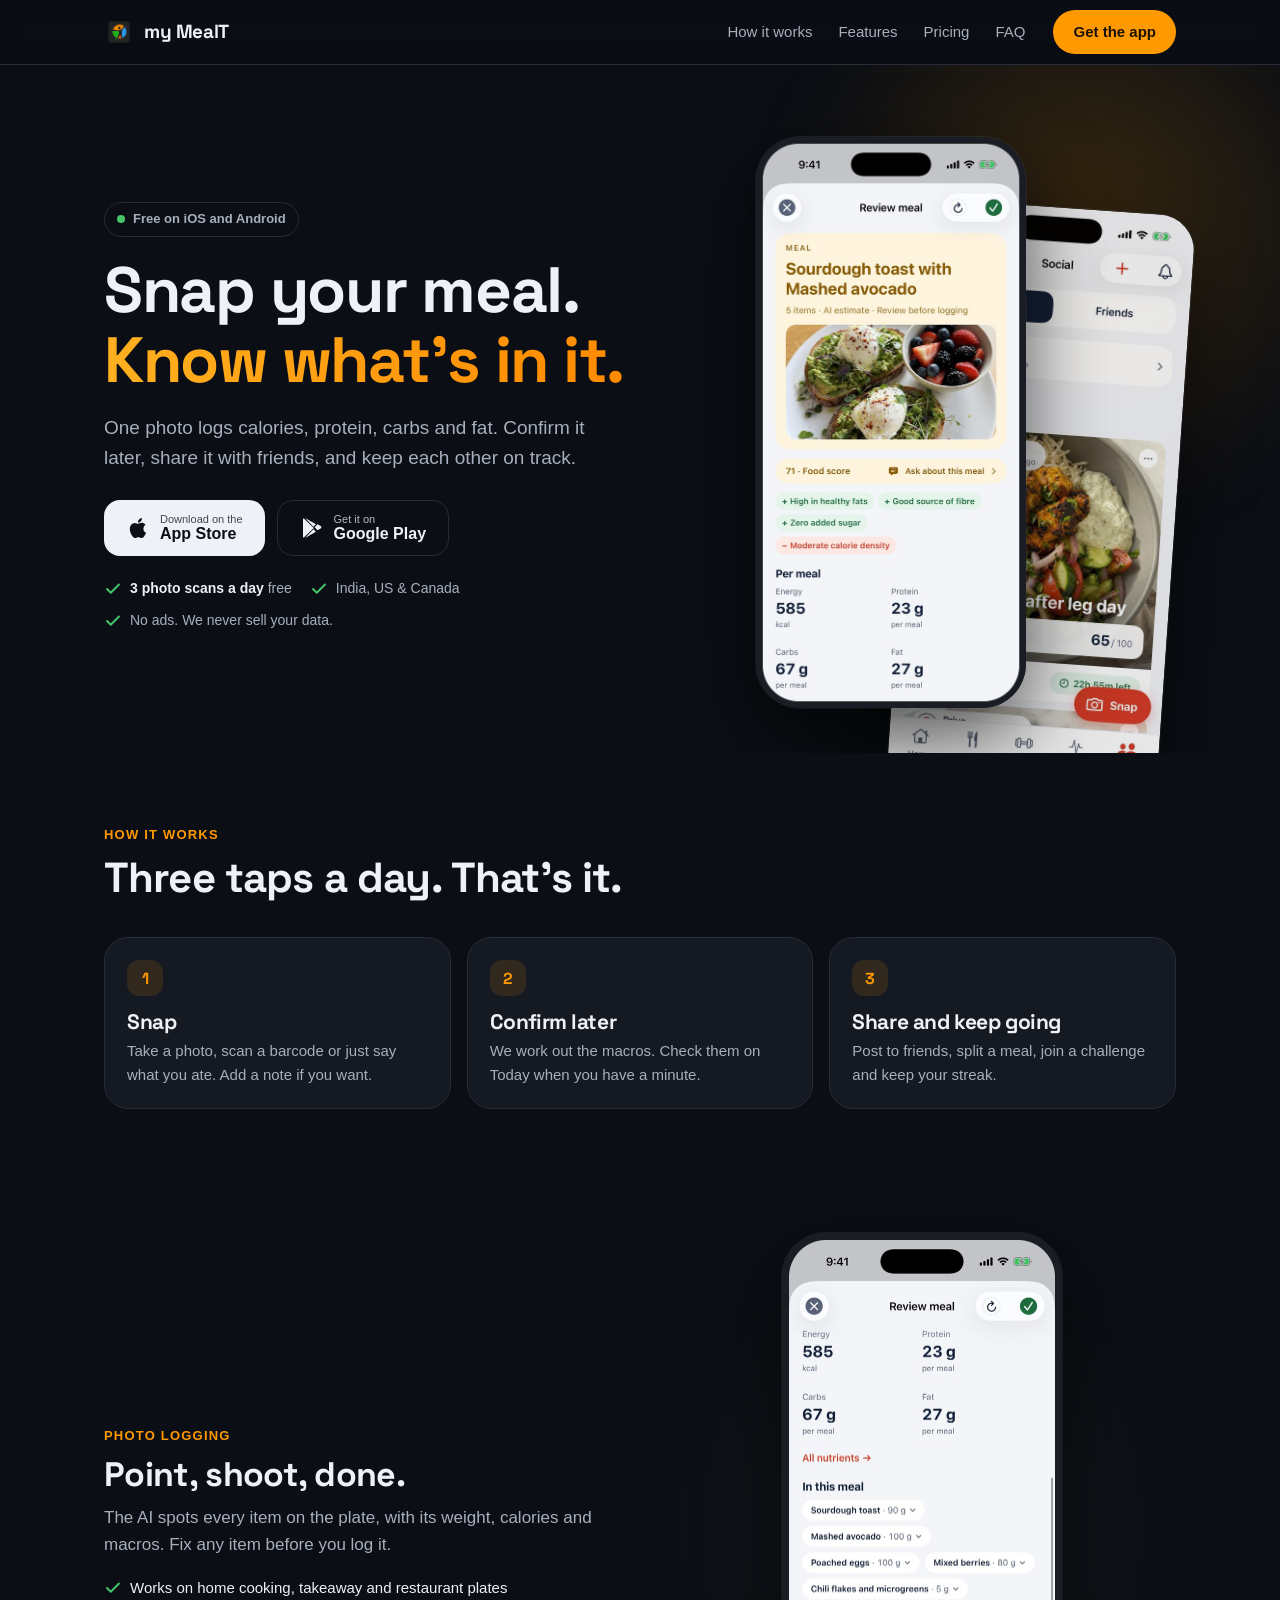
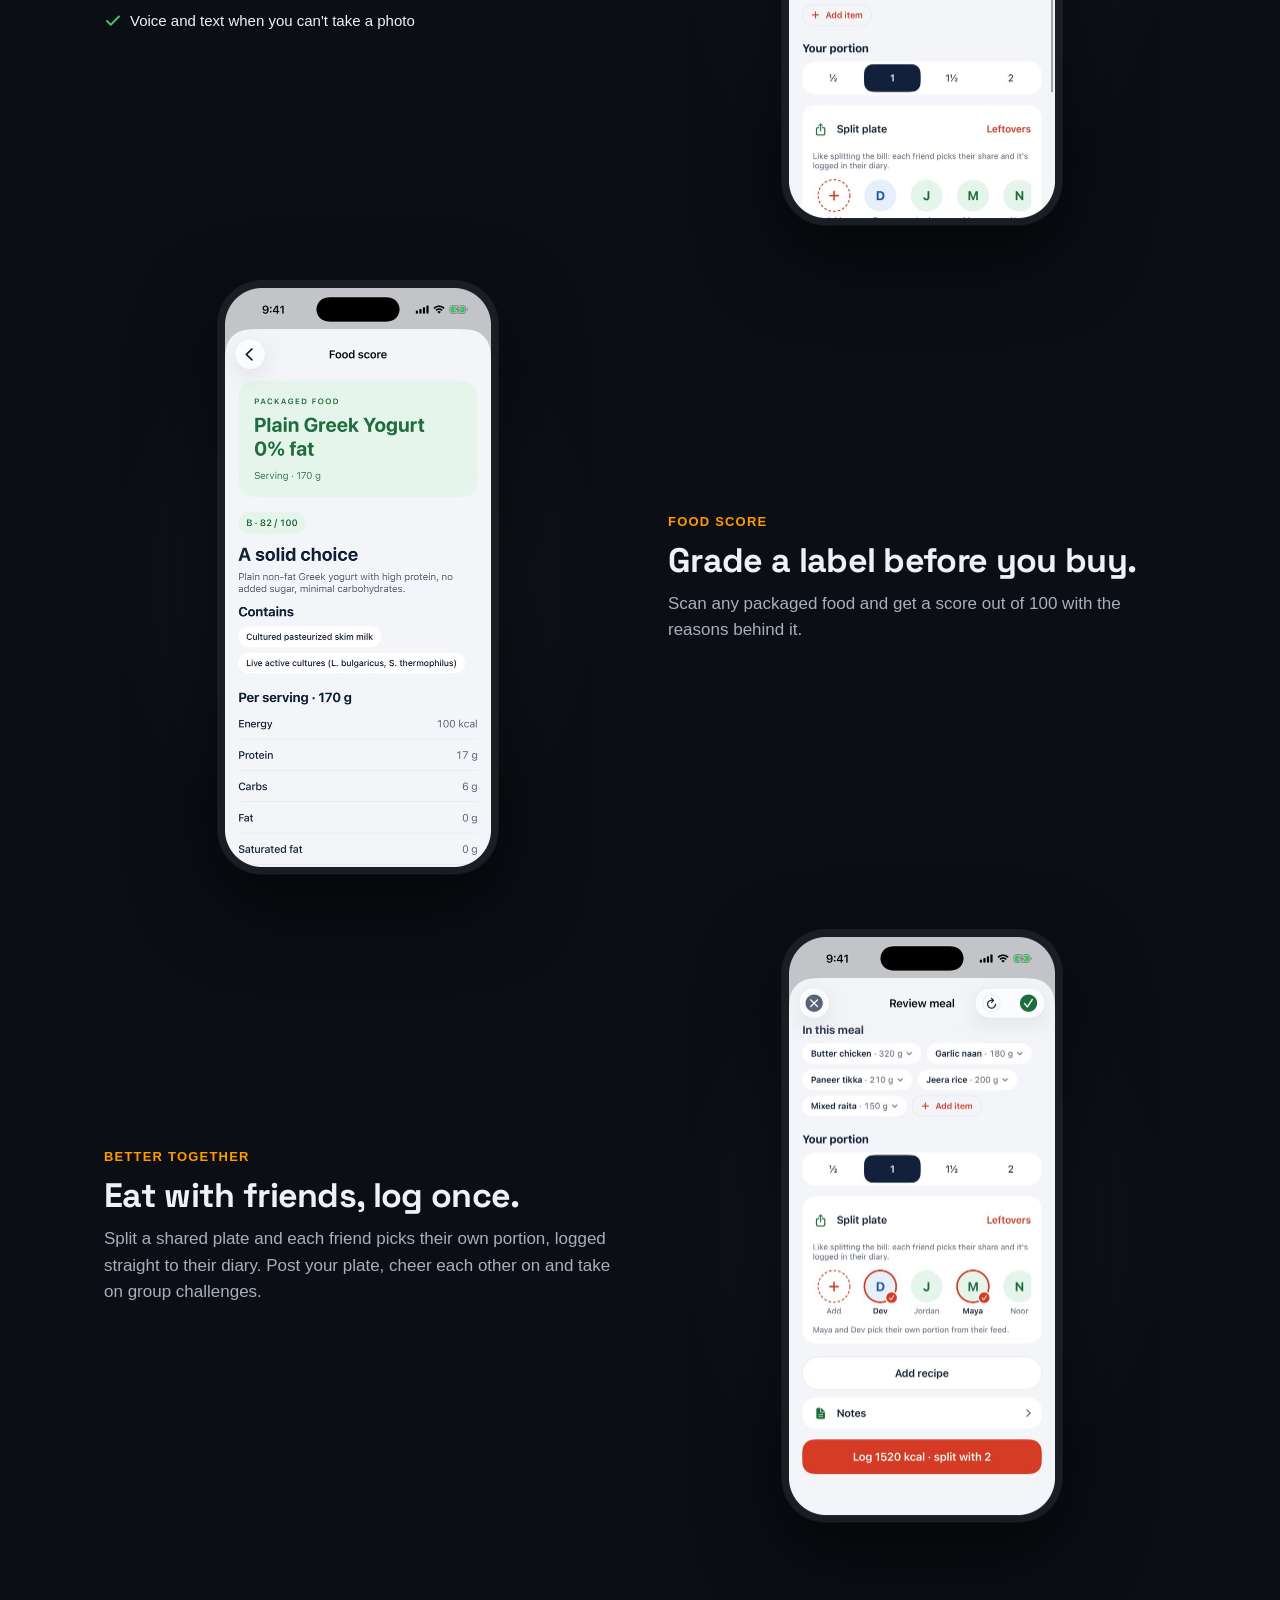
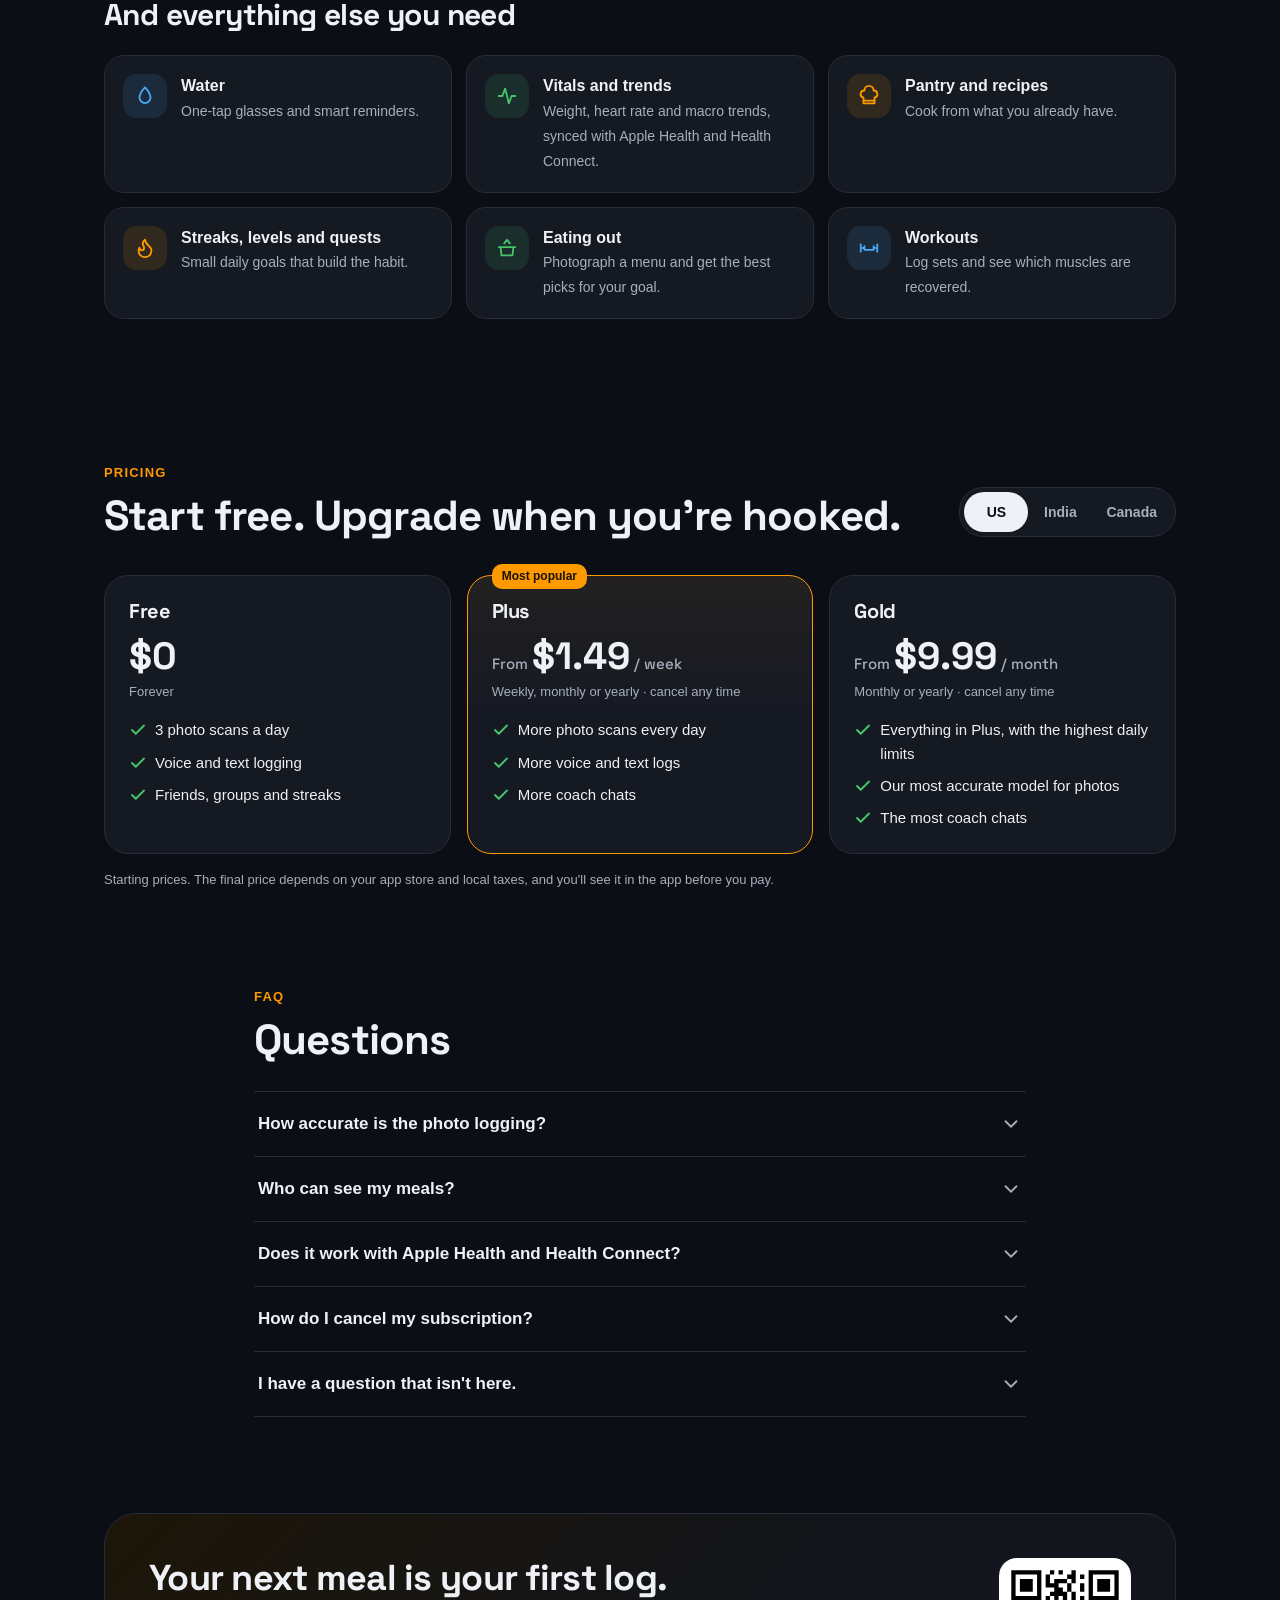
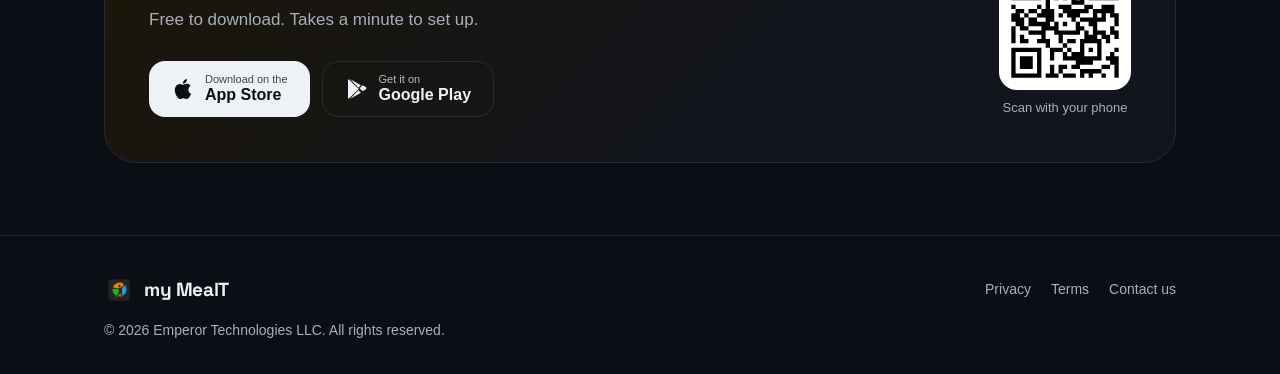
<file: index.html>
<!DOCTYPE html>
<html lang="en">
<head>
  <meta charset="UTF-8" />
  <meta name="viewport" content="width=device-width, initial-scale=1.0" />
  <title>my MealT — Snap your meal. Know what's in it.</title>
  <meta name="description" content="my MealT logs calories, protein, carbs and fat from one photo. Confirm it later, share it with friends and keep each other on track. Free on iOS and Android." />
  <link rel="canonical" href="https://mymealt.com/" />
  <!-- Open Graph / social sharing -->
  <meta property="og:type" content="website" />
  <meta property="og:site_name" content="my MealT" />
  <meta property="og:title" content="my MealT — Snap your meal. Know what's in it." />
  <meta property="og:description" content="One photo logs calories, protein, carbs and fat. Share it with friends and keep each other on track. Free on iOS and Android." />
  <meta property="og:url" content="https://mymealt.com/" />
  <meta property="og:image" content="https://mymealt.com/logo.png" />
  <meta name="twitter:card" content="summary" />
  <meta name="twitter:title" content="my MealT — Snap your meal. Know what's in it." />
  <meta name="twitter:description" content="One photo logs your macros. Free on iOS and Android." />
  <meta name="twitter:image" content="https://mymealt.com/logo.png" />
  <link rel="icon" href="logo.png" type="image/png" />
  <link rel="preconnect" href="https://fonts.googleapis.com" />
  <link rel="preconnect" href="https://fonts.gstatic.com" crossorigin />
  <link href="https://fonts.googleapis.com/css2?family=Space+Grotesk:wght@500;600;700&display=swap" rel="stylesheet" />
  <link rel="stylesheet" href="home.css" />

  <!-- Native iOS Smart App Banner (Safari renders this itself) -->
  <meta name="apple-itunes-app" content="app-id=6786082730" />

  <!-- Structured data: app listing for Google rich results -->
  <script type="application/ld+json">
  {
    "@context": "https://schema.org",
    "@type": "MobileApplication",
    "name": "my MealT",
    "operatingSystem": "iOS, Android",
    "applicationCategory": "HealthApplication",
    "description": "Snap a photo of your meal and log calories, protein, carbs and fat. Share meals, split them with friends and take on challenges together.",
    "offers": { "@type": "Offer", "price": "0", "priceCurrency": "USD" },
    "author": { "@type": "Organization", "name": "Emperor Technologies LLC", "url": "https://mymealt.com" },
    "downloadUrl": [
      "https://apps.apple.com/app/id6786082730",
      "https://play.google.com/store/apps/details?id=com.et.mymealt"
    ]
  }
  </script>
</head>
<body>

  <a class="skip" href="#main">Skip to content</a>

  <!-- Nav -->
  <nav class="nav" aria-label="Main">
    <div class="wrap nav-inner">
      <a href="index.html" class="logo"><img src="logo.png" alt="" width="30" height="30" />my MealT</a>
      <div class="nav-links" id="navLinks">
        <a href="#how">How it works</a>
        <a href="#features">Features</a>
        <a href="#pricing">Pricing</a>
        <a href="#faq">FAQ</a>
      </div>
      <a href="#get" class="cta nav-cta">Get the app</a>
      <button class="burger" type="button" aria-label="Open menu" aria-expanded="false" aria-controls="navLinks">
        <svg viewBox="0 0 24 24" fill="none" stroke="currentColor" stroke-width="2" stroke-linecap="round" aria-hidden="true"><path d="M4 7h16M4 12h16M4 17h16"/></svg>
      </button>
    </div>
  </nav>

  <main id="main">

  <!-- Hero -->
  <header class="hero">
    <div class="wrap hero-grid">
      <div class="hero-copy">
        <div class="eyebrow"><i aria-hidden="true"></i>Free on iOS and Android</div>
        <h1>Snap your meal.<br><span class="grad">Know what's in it.</span></h1>
        <p class="sub">One photo logs calories, protein, carbs and fat. Confirm it later, share it with friends, and keep each other on track.</p>
        <div class="stores">
          <a href="https://apps.apple.com/app/id6786082730" class="store store-ios" target="_blank" rel="noopener">
            <svg viewBox="0 0 24 24" fill="currentColor" aria-hidden="true"><path d="M18.71 19.5c-.83 1.24-1.71 2.45-3.05 2.47-1.34.03-1.77-.79-3.29-.79-1.53 0-2 .77-3.27.82-1.31.05-2.3-1.32-3.14-2.53C4.25 17 2.94 12.45 4.7 9.39c.87-1.52 2.43-2.48 4.12-2.51 1.28-.02 2.5.87 3.29.87.78 0 2.26-1.07 3.8-.91.65.03 2.47.26 3.64 1.98-.09.06-2.17 1.28-2.15 3.81.03 3.02 2.65 4.03 2.68 4.04-.03.07-.42 1.44-1.38 2.83M13 3.5c.73-.83 1.94-1.46 2.94-1.5.13 1.17-.34 2.35-1.04 3.19-.69.85-1.83 1.51-2.95 1.42-.15-1.15.41-2.35 1.05-3.11z"/></svg>
            <span><small>Download on the</small>App Store</span>
          </a>
          <a href="https://play.google.com/store/apps/details?id=com.et.mymealt" class="store store-play" target="_blank" rel="noopener">
            <svg viewBox="0 0 24 24" fill="currentColor" aria-hidden="true"><path d="M3.6 2.3 13.8 12 3.6 21.7c-.4-.2-.6-.6-.6-1.1V3.4c0-.5.2-.9.6-1.1Zm11.3 8.6 2.6-2.6 3.2 1.8c.9.5.9 1.8 0 2.3l-3.2 1.8-2.6-2.6-.6-.6.6-.1ZM5 2l10.9 6.3-2.4 2.4L5 2Zm8.5 11.3 2.4 2.4L5 22l8.5-8.7Z"/></svg>
            <span><small>Get it on</small>Google Play</span>
          </a>
        </div>
        <ul class="trust">
          <li><b>3 photo scans a day</b>&nbsp;free</li>
          <li>India, US &amp; Canada</li>
          <li>No ads. We never sell your data.</li>
        </ul>
      </div>
      <div class="phones" aria-hidden="true">
        <div class="ph ph-back"><img src="assets/s-feed.jpg?v=3.2.2" alt="" width="560" height="1218" /></div>
        <div class="ph ph-front"><img src="assets/s-scan.jpg?v=3.2.2" alt="" width="560" height="1185" /></div>
      </div>
    </div>
  </header>

  <!-- How it works -->
  <section id="how" class="section">
    <div class="wrap">
      <p class="kicker">How it works</p>
      <h2>Three taps a day. That's it.</h2>
      <ol class="steps">
        <li class="step"><span class="num">1</span><h3>Snap</h3><p>Take a photo, scan a barcode or just say what you ate. Add a note if you want.</p></li>
        <li class="step"><span class="num">2</span><h3>Confirm later</h3><p>We work out the macros. Check them on Today when you have a minute.</p></li>
        <li class="step"><span class="num">3</span><h3>Share and keep going</h3><p>Post to friends, split a meal, join a challenge and keep your streak.</p></li>
      </ol>
    </div>
  </section>

  <!-- Features -->
  <section id="features" class="section section-tight">
    <div class="wrap">
      <div class="row">
        <div class="txt">
          <p class="kicker">Photo logging</p>
          <h3>Point, shoot, done.</h3>
          <p>The AI spots every item on the plate, with its weight, calories and macros. Fix any item before you log it.</p>
          <ul class="ticks">
            <li>Works on home cooking, takeaway and restaurant plates</li>
            <li>Voice and text when you can't take a photo</li>
          </ul>
        </div>
        <div class="shot"><div class="ph"><img src="assets/s-items.jpg?v=3.2.2" alt="Each item on the plate with its weight, ready to edit" width="560" height="1185" loading="lazy" /></div></div>
      </div>
      <div class="row rev">
        <div class="txt">
          <p class="kicker">Food score</p>
          <h3>Grade a label before you buy.</h3>
          <p>Scan any packaged food and get a score out of 100 with the reasons behind it.</p>
        </div>
        <div class="shot"><div class="ph"><img src="assets/s-foodscore.jpg?v=3.2.2" alt="Food score for a Greek yogurt" width="560" height="1185" loading="lazy" /></div></div>
      </div>
      <div class="row">
        <div class="txt">
          <p class="kicker">Better together</p>
          <h3>Eat with friends, log once.</h3>
          <p>Split a shared plate and each friend picks their own portion, logged straight to their diary. Post your plate, cheer each other on and take on group challenges.</p>
        </div>
        <div class="shot"><div class="ph"><img src="assets/s-split.jpg?v=3.2.2" alt="Splitting a shared plate with two friends" width="560" height="1185" loading="lazy" /></div></div>
      </div>

      <h2 class="more-title">And everything else you need</h2>
      <ul class="more">
        <li><span class="ic ic-blue"><svg viewBox="0 0 24 24" aria-hidden="true"><path d="M12 2.7s6 6.3 6 11a6 6 0 0 1-12 0c0-4.7 6-11 6-11Z"/></svg></span><div><b>Water</b><span>One-tap glasses and smart reminders.</span></div></li>
        <li><span class="ic ic-green"><svg viewBox="0 0 24 24" aria-hidden="true"><path d="M3 12h4l3-8 4 16 3-8h4"/></svg></span><div><b>Vitals and trends</b><span>Weight, heart rate and macro trends, synced with Apple Health and Health Connect.</span></div></li>
        <li><span class="ic ic-orange"><svg viewBox="0 0 24 24" aria-hidden="true"><path d="M6 13.9A4 4 0 0 1 7 6a5 5 0 0 1 10 0 4 4 0 0 1 1 7.9V20H6Z"/><path d="M6 17h12"/></svg></span><div><b>Pantry and recipes</b><span>Cook from what you already have.</span></div></li>
        <li><span class="ic ic-orange"><svg viewBox="0 0 24 24" aria-hidden="true"><path d="M8.5 14.5A2.5 2.5 0 0 0 11 12c0-1.4-.5-2-1-3-1.1-2.1-.2-4 2-6 .5 2.5 2 4.9 4 6.5 2 1.6 3 3.5 3 5.5a7 7 0 1 1-14 0c0-1.2.4-2.3 1-3.3.4 1.4 1.5 2.8 2.5 2.8Z"/></svg></span><div><b>Streaks, levels and quests</b><span>Small daily goals that build the habit.</span></div></li>
        <li><span class="ic ic-green"><svg viewBox="0 0 24 24" aria-hidden="true"><path d="M3 11h18M5 11l1 9h12l1-9M9 7l3-4 3 4"/></svg></span><div><b>Eating out</b><span>Photograph a menu and get the best picks for your goal.</span></div></li>
        <li><span class="ic ic-blue"><svg viewBox="0 0 24 24" aria-hidden="true"><path d="M7 10v4h10v-4M3 8v8M21 8v8M5 12h2M17 12h2"/></svg></span><div><b>Workouts</b><span>Log sets and see which muscles are recovered.</span></div></li>
      </ul>
    </div>
  </section>

  <!-- Pricing -->
  <section id="pricing" class="section">
    <div class="wrap">
      <p class="kicker">Pricing</p>
      <div class="pricing-head">
        <h2>Start free. Upgrade when you're hooked.</h2>
        <div class="region" role="group" aria-label="Show prices for">
          <button type="button" data-region="US" aria-pressed="true">US</button>
          <button type="button" data-region="IN" aria-pressed="false">India</button>
          <button type="button" data-region="CA" aria-pressed="false">Canada</button>
        </div>
      </div>
      <div class="plans">
        <div class="plan">
          <h3>Free</h3>
          <p class="price" data-price="free">$0</p>
          <p class="note">Forever</p>
          <ul>
            <li>3 photo scans a day</li>
            <li>Voice and text logging</li>
            <li>Friends, groups and streaks</li>
          </ul>
        </div>
        <div class="plan pop">
          <span class="badge">Most popular</span>
          <h3>Plus</h3>
          <p class="price" data-price="plus-month"><small>From </small>$1.49<small> / week</small></p>
          <p class="note">Weekly, monthly or yearly · cancel any time</p>
          <ul>
            <li>More photo scans every day</li>
            <li>More voice and text logs</li>
            <li>More coach chats</li>
          </ul>
        </div>
        <div class="plan">
          <h3>Gold</h3>
          <p class="price" data-price="gold-month"><small>From </small>$9.99<small> / month</small></p>
          <p class="note">Monthly or yearly · cancel any time</p>
          <ul>
            <li>Everything in Plus, with the highest daily limits</li>
            <li>Our most accurate model for photos</li>
            <li>The most coach chats</li>
          </ul>
        </div>
      </div>
      <p class="fine">Starting prices. The final price depends on your app store and local taxes, and you'll see it in the app before you pay.</p>
    </div>
  </section>

  <!-- FAQ -->
  <section id="faq" class="section section-tight">
    <div class="wrap wrap-narrow">
      <p class="kicker">FAQ</p>
      <h2>Questions</h2>
      <div class="faq">
        <details>
          <summary>How accurate is the photo logging?</summary>
          <p>It's an AI estimate. You see every item it found and can adjust portions or fix an item before anything is logged.</p>
        </details>
        <details>
          <summary>Who can see my meals?</summary>
          <p>Only you, unless you choose to share a meal with friends or a group. Shared posts disappear after 24 hours.</p>
        </details>
        <details>
          <summary>Does it work with Apple Health and Health Connect?</summary>
          <p>Yes. With your permission my MealT reads weight, steps and activity so your trends and calorie balance stay accurate.</p>
        </details>
        <details>
          <summary>How do I cancel my subscription?</summary>
          <p>Cancel any time in your App Store or Google Play subscriptions. Need help? <a href="contact.html">Contact us</a>.</p>
        </details>
        <details>
          <summary>I have a question that isn't here.</summary>
          <p><a href="contact.html">Send us a message</a>. We read every one.</p>
        </details>
      </div>
    </div>
  </section>

  <!-- Final CTA -->
  <section id="get" class="section section-tight">
    <div class="wrap">
      <div class="final">
        <div>
          <h2>Your next meal is your first log.</h2>
          <p class="lead">Free to download. Takes a minute to set up.</p>
          <div class="stores">
            <a href="https://apps.apple.com/app/id6786082730" class="store store-ios" target="_blank" rel="noopener">
              <svg viewBox="0 0 24 24" fill="currentColor" aria-hidden="true"><path d="M18.71 19.5c-.83 1.24-1.71 2.45-3.05 2.47-1.34.03-1.77-.79-3.29-.79-1.53 0-2 .77-3.27.82-1.31.05-2.3-1.32-3.14-2.53C4.25 17 2.94 12.45 4.7 9.39c.87-1.52 2.43-2.48 4.12-2.51 1.28-.02 2.5.87 3.29.87.78 0 2.26-1.07 3.8-.91.65.03 2.47.26 3.64 1.98-.09.06-2.17 1.28-2.15 3.81.03 3.02 2.65 4.03 2.68 4.04-.03.07-.42 1.44-1.38 2.83M13 3.5c.73-.83 1.94-1.46 2.94-1.5.13 1.17-.34 2.35-1.04 3.19-.69.85-1.83 1.51-2.95 1.42-.15-1.15.41-2.35 1.05-3.11z"/></svg>
              <span><small>Download on the</small>App Store</span>
            </a>
            <a href="https://play.google.com/store/apps/details?id=com.et.mymealt" class="store store-play" target="_blank" rel="noopener">
              <svg viewBox="0 0 24 24" fill="currentColor" aria-hidden="true"><path d="M3.6 2.3 13.8 12 3.6 21.7c-.4-.2-.6-.6-.6-1.1V3.4c0-.5.2-.9.6-1.1Zm11.3 8.6 2.6-2.6 3.2 1.8c.9.5.9 1.8 0 2.3l-3.2 1.8-2.6-2.6-.6-.6.6-.1ZM5 2l10.9 6.3-2.4 2.4L5 2Zm8.5 11.3 2.4 2.4L5 22l8.5-8.7Z"/></svg>
              <span><small>Get it on</small>Google Play</span>
            </a>
          </div>
        </div>
        <div class="qrbox">
          <img src="assets/qr-get.svg" alt="QR code linking to the my MealT download page" width="132" height="132" />
          <p>Scan with your phone</p>
        </div>
      </div>
    </div>
  </section>

  </main>

  <footer class="footer">
    <div class="wrap footer-inner">
      <a href="index.html" class="logo"><img src="logo.png" alt="" width="30" height="30" />my MealT</a>
      <nav class="footer-links" aria-label="Footer">
        <a href="privacy.html">Privacy</a>
        <a href="terms.html">Terms</a>
        <a href="contact.html">Contact us</a>
      </nav>
      <p class="copy">© 2026 Emperor Technologies LLC. All rights reserved.</p>
    </div>
  </footer>

  <!-- Phones only: download bar pinned to the bottom -->
  <div class="sticky" id="stickyBar">
    <img src="logo.png" alt="" width="36" height="36" />
    <div><b>my MealT</b><span id="stickyStore">Free download</span></div>
    <a class="cta" id="stickyCta" href="#get">Get the app</a>
  </div>

  <script src="home.js"></script>
</body>
</html>
</file>
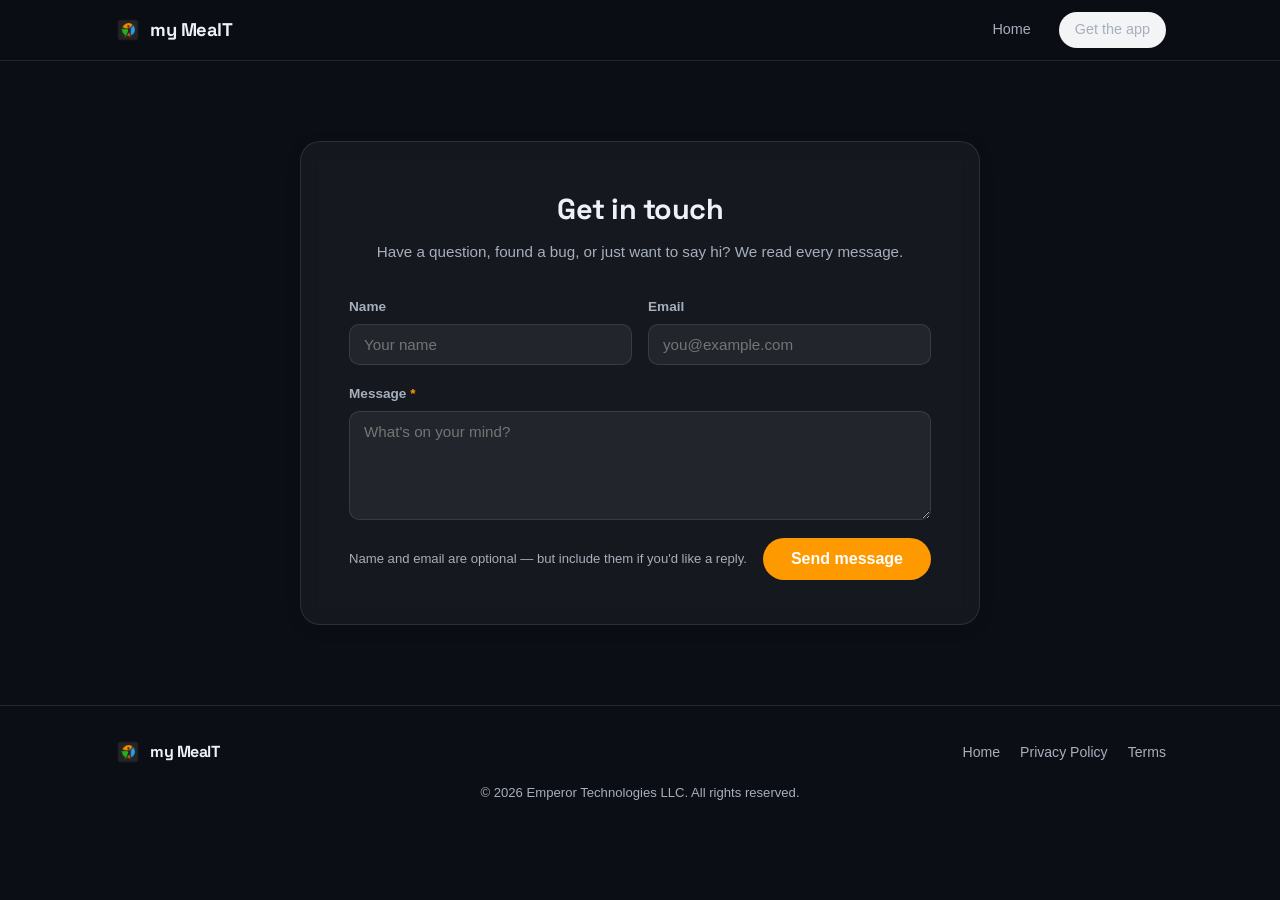
<file: contact.html>
<!DOCTYPE html>
<html lang="en">
<head>
  <meta charset="UTF-8" />
  <meta name="viewport" content="width=device-width, initial-scale=1.0" />
  <title>Contact — my MealT</title>
  <meta name="description" content="Questions, bugs or ideas? Send the my MealT team a message." />
  <link rel="canonical" href="https://mymealt.com/contact.html" />
  <link rel="icon" href="logo.png" type="image/png" />
  <link href="https://fonts.googleapis.com/css2?family=Space+Grotesk:wght@500;600;700&display=swap" rel="stylesheet" />
  <link rel="stylesheet" href="style.css" />
</head>
<body class="dark">
  <nav class="nav">
    <div class="nav-inner">
      <a href="index.html" class="logo">
        <img src="logo.png" alt="" class="logo-img" />
        <span class="logo-text">my MealT</span>
      </a>
      <div class="nav-links">
        <a href="index.html">Home</a>
        <a href="index.html#get" class="btn btn-sm">Get the app</a>
      </div>
      <button class="nav-toggle" aria-label="Toggle menu" aria-expanded="false">
        <span></span><span></span><span></span>
      </button>
    </div>
  </nav>

  <!-- Contact -->
  <section class="contact-section" id="contact">
    <div class="container">
      <div class="contact-card">
        <div class="contact-header">
          <h2>Get in touch</h2>
          <p>Have a question, found a bug, or just want to say hi? We read every message.</p>
        </div>
        <form class="contact-form" id="contactForm" novalidate>
          <div class="form-row">
            <div class="form-group">
              <label for="name">Name</label>
              <input type="text" id="name" name="name" placeholder="Your name" autocomplete="name" />
            </div>
            <div class="form-group">
              <label for="email">Email</label>
              <input type="email" id="email" name="email" placeholder="you@example.com" autocomplete="email" />
            </div>
          </div>
          <div class="form-group">
            <label for="message">Message <span class="required">*</span></label>
            <textarea id="message" name="message" rows="5" placeholder="What's on your mind?" required></textarea>
          </div>
          <div class="form-footer">
            <p class="form-note">Name and email are optional — but include them if you'd like a reply.</p>
            <button type="submit" class="btn btn-primary" id="submitBtn">
              <span id="btnText">Send message</span>
              <span id="btnSpinner" hidden>Sending…</span>
            </button>
          </div>
          <div id="formFeedback" class="form-feedback" hidden></div>
        </form>
      </div>
    </div>
  </section>

  <footer class="footer">
    <div class="container footer-inner">
      <div class="footer-brand">
        <img src="logo.png" alt="" class="logo-img" />
        <span class="logo-text">my MealT</span>
      </div>
      <nav class="footer-links">
        <a href="index.html">Home</a>
        <a href="privacy.html">Privacy Policy</a>
        <a href="terms.html">Terms</a>
      </nav>
      <p class="footer-copy">© 2026 Emperor Technologies LLC. All rights reserved.</p>
    </div>
  </footer>

  <script src="app.js"></script>
</body>
</html>
</file>
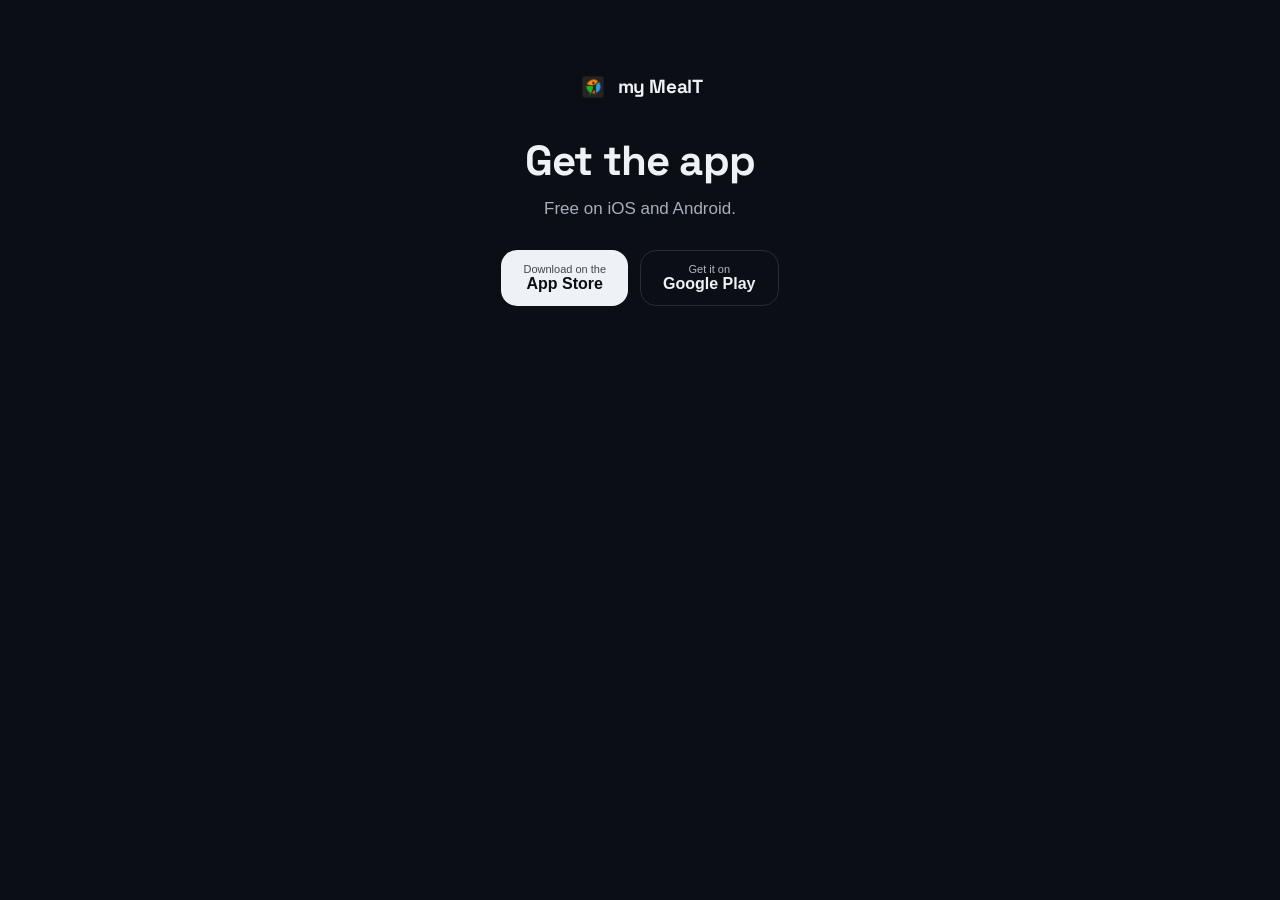
<file: get.html>
<!DOCTYPE html>
<html lang="en">
<head>
  <meta charset="UTF-8" />
  <meta name="viewport" content="width=device-width, initial-scale=1.0" />
  <title>Get my MealT</title>
  <meta name="robots" content="noindex" />
  <link rel="icon" href="logo.png" type="image/png" />
  <link href="https://fonts.googleapis.com/css2?family=Space+Grotesk:wght@600;700&display=swap" rel="stylesheet" />
  <link rel="stylesheet" href="home.css" />
  <script>
    // QR code target: send phones straight to their store.
    (function () {
      var ua = navigator.userAgent || '';
      if (/android/i.test(ua)) location.replace('https://play.google.com/store/apps/details?id=com.et.mymealt');
      else if (/iphone|ipad|ipod/i.test(ua) || (/macintosh/i.test(ua) && navigator.maxTouchPoints > 1)) location.replace('https://apps.apple.com/app/id6786082730');
    })();
  </script>
</head>
<body>
  <main class="section">
    <div class="wrap wrap-narrow" style="text-align:center">
      <a href="index.html" class="logo"><img src="logo.png" alt="" width="30" height="30" />my MealT</a>
      <h2 style="margin-top:28px">Get the app</h2>
      <p class="lead">Free on iOS and Android.</p>
      <div class="stores" style="justify-content:center">
        <a href="https://apps.apple.com/app/id6786082730" class="store store-ios"><span><small>Download on the</small>App Store</span></a>
        <a href="https://play.google.com/store/apps/details?id=com.et.mymealt" class="store store-play"><span><small>Get it on</small>Google Play</span></a>
      </div>
    </div>
  </main>
</body>
</html>
</file>
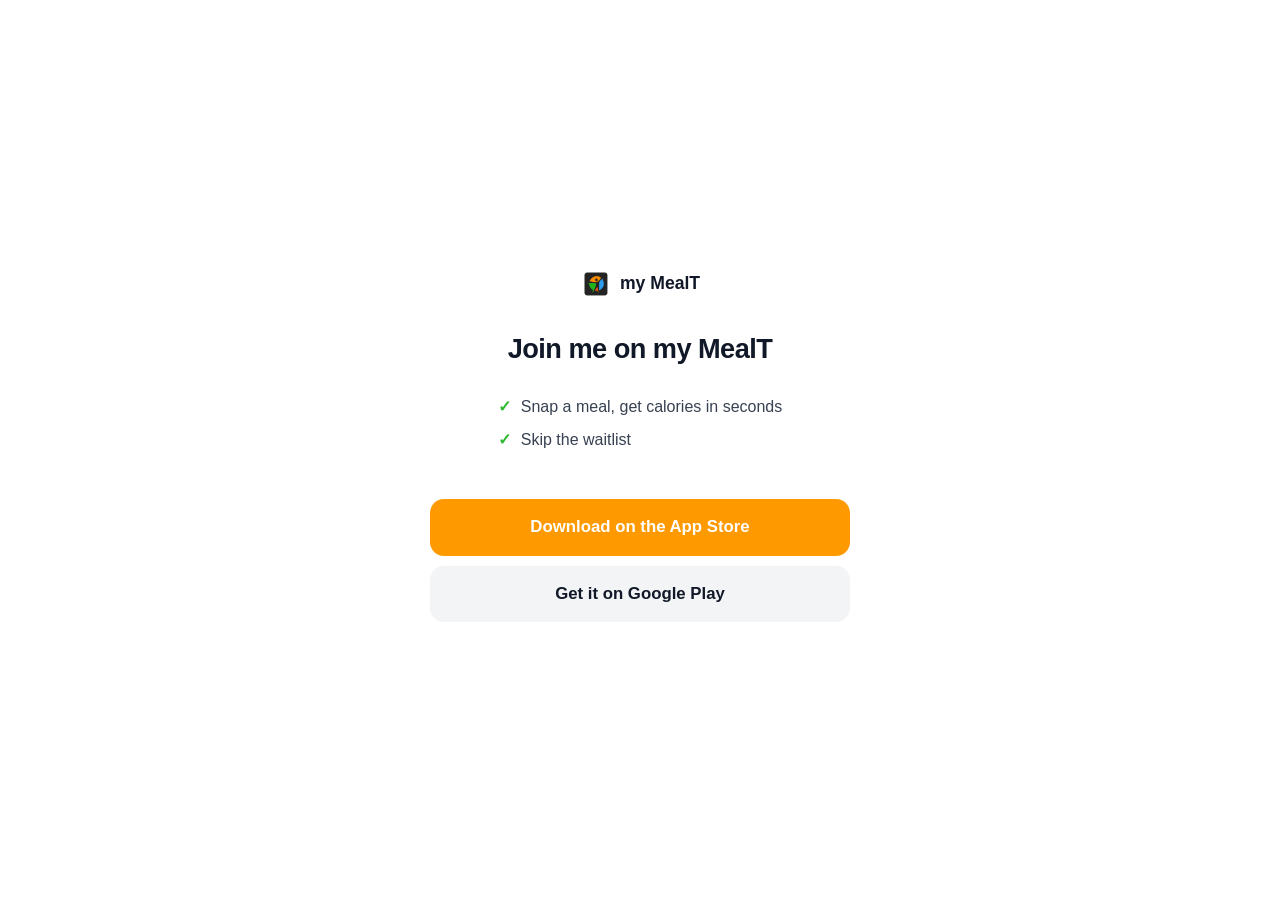
<file: invite.html>
<!DOCTYPE html>
<html lang="en">
<head>
  <meta charset="UTF-8" />
  <meta name="viewport" content="width=device-width, initial-scale=1.0" />
  <meta name="referrer" content="no-referrer" />
  <meta name="robots" content="noindex" />
  <title>You're invited — my MealT</title>
  <link rel="icon" href="/logo.png" type="image/png" />
  <link rel="stylesheet" href="/style.css" />
  <!--
    Invite link landing: https://mymealt.com/invite?code=MT7K4QX[&c=<challenge>|&s=<share>]
    Same behaviour as the API's GET /invite (calorie-tracker-api routes/invites.ts):
      Android → Play Store with referrer=mt_code%3D<code>… (the app redeems it after sign-in)
      iPhone  → this page; the button copies the full link (the app's first-run clipboard check
                redeems it) and opens the App Store
      Desktop → this page with both store buttons
    The inviter's first name comes from GET /invite/info. Nothing else about them is shown.
  -->
  <style>
    .inv { min-height: 100dvh; display: flex; flex-direction: column; align-items: center;
           justify-content: center; padding: 40px 24px; text-align: center; box-sizing: border-box; }
    .inv-card { width: 100%; max-width: 420px; }
    .logo-row { display: flex; align-items: center; justify-content: center; gap: 8px;
                font-weight: 700; font-size: 1.1rem; color: var(--gray-900); margin-bottom: 32px; }
    .logo-row img { width: 32px; height: 32px; border-radius: 8px; }
    .inv h1 { font-size: 1.7rem; line-height: 1.25; font-weight: 800; letter-spacing: -.02em;
              color: var(--gray-900); margin: 0 0 20px; text-wrap: balance; }
    .inv ul { list-style: none; padding: 0; margin: 0 auto 28px; display: inline-block; text-align: left; }
    .inv li { margin: 8px 0; font-size: 1rem; color: var(--gray-700); }
    .inv li::before { content: "✓"; color: var(--green); font-weight: 800; margin-right: 10px; }
    .lbl { margin: 0; color: var(--gray-500); font-size: .78rem; text-transform: uppercase; letter-spacing: .1em; }
    .code { font-size: 2.3rem; font-weight: 800; letter-spacing: .12em; margin: 6px 0 26px;
            color: var(--gray-900); user-select: all; }
    .ibtn { display: block; width: 100%; box-sizing: border-box; margin: 10px 0; padding: 15px 20px;
            border: 0; border-radius: 14px; font-size: 1.05rem; font-weight: 700; text-decoration: none;
            cursor: pointer; background: var(--orange); color: #fff; font-family: inherit; }
    .ibtn:hover { background: var(--orange-dk); }
    .ibtn.alt { background: var(--gray-100); color: var(--gray-900); }
    .ibtn.alt:hover { background: var(--gray-200); }
    .note { color: var(--gray-500); font-size: .85rem; line-height: 1.5; margin-top: 18px; }
    textarea { width: 100%; font-size: .9rem; margin-top: 10px; box-sizing: border-box; }
  </style>
</head>
<body>
  <main class="inv">
    <div class="inv-card">
      <div class="logo-row"><img src="/logo.png" alt="" /><span>my MealT</span></div>
      <h1 id="heading">Join me on my MealT</h1>
      <ul id="benefits">
        <li>Snap a meal, get calories in seconds</li>
        <li id="plusLine" hidden>7 days of Plus, free</li>
        <li>Skip the waitlist</li>
      </ul>
      <div id="codeBlock" hidden>
        <p class="lbl">Your invite code</p>
        <p class="code" id="code"></p>
      </div>
      <div id="ios" hidden>
        <button class="ibtn" id="go" type="button">Copy invite &amp; get the app</button>
        <p class="note">We copy your invite so the app can find it after you install. Or type the code when you sign up.</p>
        <textarea id="fallback" rows="2" readonly hidden></textarea>
      </div>
      <div id="desktop" hidden>
        <a class="ibtn" id="appStore" href="https://apps.apple.com/app/id6786082730">Download on the App Store</a>
        <a class="ibtn alt" id="playStore" href="https://play.google.com/store/apps/details?id=com.et.mymealt">Get it on Google Play</a>
        <p class="note" id="desktopNote" hidden>Open this link on your phone, or enter the code when you sign up.</p>
      </div>
    </div>
  </main>

  <script>
  (function () {
    var API = 'https://tbe-mp-bb0eaace2ee0.herokuapp.com';
    var APP_STORE = 'https://apps.apple.com/app/id6786082730';
    var PLAY_STORE = 'https://play.google.com/store/apps/details?id=com.et.mymealt';
    var UUID = /^[0-9a-f]{8}-[0-9a-f]{4}-[0-9a-f]{4}-[0-9a-f]{4}-[0-9a-f]{12}$/i;

    var params = new URLSearchParams(location.search);
    var rawCode = params.get('code') || params.get('mt_code') || '';
    var canon = rawCode.toUpperCase().replace(/[^A-Z0-9]/g, '');
    var code = canon.length >= 4 && canon.length <= 12 ? canon : null;
    var c = UUID.test(params.get('c') || '') ? params.get('c') : null;
    var s = UUID.test(params.get('s') || '') ? params.get('s') : null;

    var ua = navigator.userAgent.toLowerCase();
    var isAndroid = /android/.test(ua);
    var isIos = /iphone|ipad|ipod/.test(ua) || (/macintosh/.test(ua) && navigator.maxTouchPoints > 1);

    function query() {
      return 'code=' + encodeURIComponent(code) + (c ? '&c=' + c : '') + (s ? '&s=' + s : '');
    }
    function referrer() {
      return 'mt_code=' + code + (c ? '&c=' + c : '') + (s ? '&s=' + s : '');
    }
    function lookup() {
      // Counts the open (server log) and returns { first_name, plus_on }.
      return fetch(API + '/invite/info?' + query(), { keepalive: true, credentials: 'omit' })
        .then(function (r) { return r.ok ? r.json() : null; })
        .catch(function () { return null; });
    }

    if (isAndroid) {
      if (!code) { location.replace(PLAY_STORE); return; }
      lookup();
      location.replace(PLAY_STORE + '&referrer=' + encodeURIComponent(referrer()));
      return;
    }
    if (isIos && !code) { location.replace(APP_STORE); return; }

    if (code) {
      document.getElementById('code').textContent = code;
      document.getElementById('codeBlock').hidden = false;
      lookup().then(function (info) {
        if (!info) return;
        if (info.first_name) {
          var h = info.first_name + ' invited you to my MealT';
          document.getElementById('heading').textContent = h;
          document.title = h;
        }
        if (info.plus_on) document.getElementById('plusLine').hidden = false;
      });
    }

    if (isIos) {
      var full = location.origin + '/invite?' + query();
      var go = function () { location.href = APP_STORE; };
      var fallback = function () {
        var t = document.getElementById('fallback');
        t.value = full; t.hidden = false; t.focus(); t.select(); t.setSelectionRange(0, full.length);
        try { document.execCommand('copy'); } catch (e) {}
        setTimeout(go, 600);
      };
      document.getElementById('go').addEventListener('click', function () {
        if (navigator.clipboard && navigator.clipboard.writeText) {
          navigator.clipboard.writeText(full).then(go, fallback);
        } else { fallback(); }
      });
      document.getElementById('ios').hidden = false;
      return;
    }

    // Desktop / unknown → both stores.
    if (code) {
      document.getElementById('playStore').href = PLAY_STORE + '&referrer=' + encodeURIComponent(referrer());
      document.getElementById('desktopNote').hidden = false;
    }
    document.getElementById('desktop').hidden = false;
  })();
  </script>
</body>
</html>
</file>
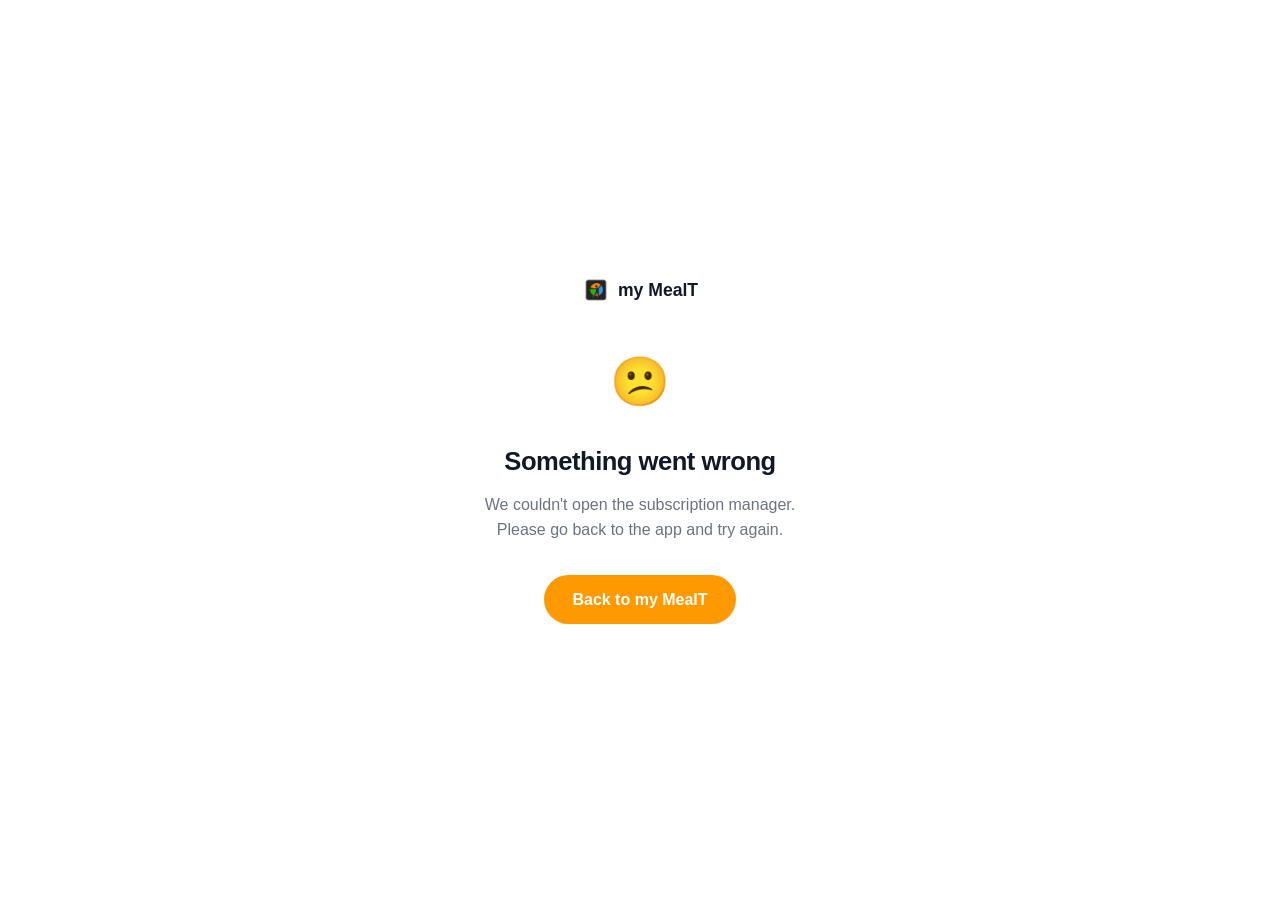
<file: manage.html>
<!DOCTYPE html>
<html lang="en">
<head>
  <meta charset="UTF-8" />
  <meta name="viewport" content="width=device-width, initial-scale=1.0" />
  <meta name="referrer" content="no-referrer" />
  <meta name="robots" content="noindex" />
  <title>Manage Subscription — my MealT</title>
  <link rel="icon" href="/logo.png" type="image/png" />
  <link rel="stylesheet" href="/style.css" />
  <style>
    .portal-page {
      min-height: 100dvh;
      display: flex;
      flex-direction: column;
      align-items: center;
      justify-content: center;
      padding: 40px 24px;
      text-align: center;
    }
    .portal-icon { font-size: 3rem; margin-bottom: 20px; }
    .portal-title {
      font-size: 1.6rem;
      font-weight: 800;
      color: var(--gray-900);
      letter-spacing: -.02em;
      margin-bottom: 10px;
    }
    .portal-sub {
      font-size: 1rem;
      color: var(--gray-500);
      max-width: 360px;
      line-height: 1.6;
      margin-bottom: 32px;
    }
    .spinner {
      width: 36px;
      height: 36px;
      border: 3px solid var(--gray-200);
      border-top-color: var(--orange);
      border-radius: 50%;
      animation: spin .8s linear infinite;
      margin: 0 auto 20px;
    }
    @keyframes spin { to { transform: rotate(360deg); } }
    .state { display: none; }
    .state.active { display: block; }
    .logo-row {
      display: flex;
      align-items: center;
      gap: 8px;
      font-weight: 700;
      font-size: 1.1rem;
      color: var(--gray-900);
      margin-bottom: 40px;
      justify-content: center;
    }
    .logo-row span:first-child { font-size: 1.4rem; }
  </style>
</head>
<body>
  <div class="portal-page">
    <div class="logo-row">
      <img src="/logo.png" alt="" class="logo-img" /><span>my MealT</span>
    </div>

    <!-- Loading state -->
    <div id="stateLoading" class="state active">
      <div class="spinner"></div>
      <p class="portal-sub">Opening subscription manager…</p>
    </div>

    <!-- Error state -->
    <div id="stateError" class="state">
      <div class="portal-icon">😕</div>
      <p class="portal-title">Something went wrong</p>
      <p class="portal-sub" id="errorMsg">We couldn't open the subscription manager. Please go back to the app and try again.</p>
      <a href="mealt://" class="btn btn-primary">Back to my MealT</a>
    </div>
  </div>

  <script>
    const API = 'https://tbe-mp-bb0eaace2ee0.herokuapp.com';

    function show(id) {
      document.querySelectorAll('.state').forEach(el => el.classList.remove('active'));
      document.getElementById(id).classList.add('active');
    }

    async function init() {
      const params = new URLSearchParams(window.location.search);
      const token = params.get('t');
      // Drop the one-time token from the address bar (history, screenshots, shared links).
      if (token) history.replaceState(null, '', window.location.pathname);

      if (!token) {
        show('stateError');
        return;
      }

      try {
        const res = await fetch(`${API}/subscriptions/portal`, {
          method: 'POST',
          headers: { 'Content-Type': 'application/json' },
          body: JSON.stringify({ token }),
        });
        const data = await res.json();

        if (!res.ok || !data.url) {
          document.getElementById('errorMsg').textContent =
            data.error === 'no_subscription_found'
              ? 'No active subscription found for this account.'
              : 'We couldn\'t open the subscription manager. Please go back to the app and try again.';
          show('stateError');
          return;
        }

        window.location.href = data.url;
      } catch {
        show('stateError');
      }
    }

    init();
  </script>
</body>
</html>
</file>
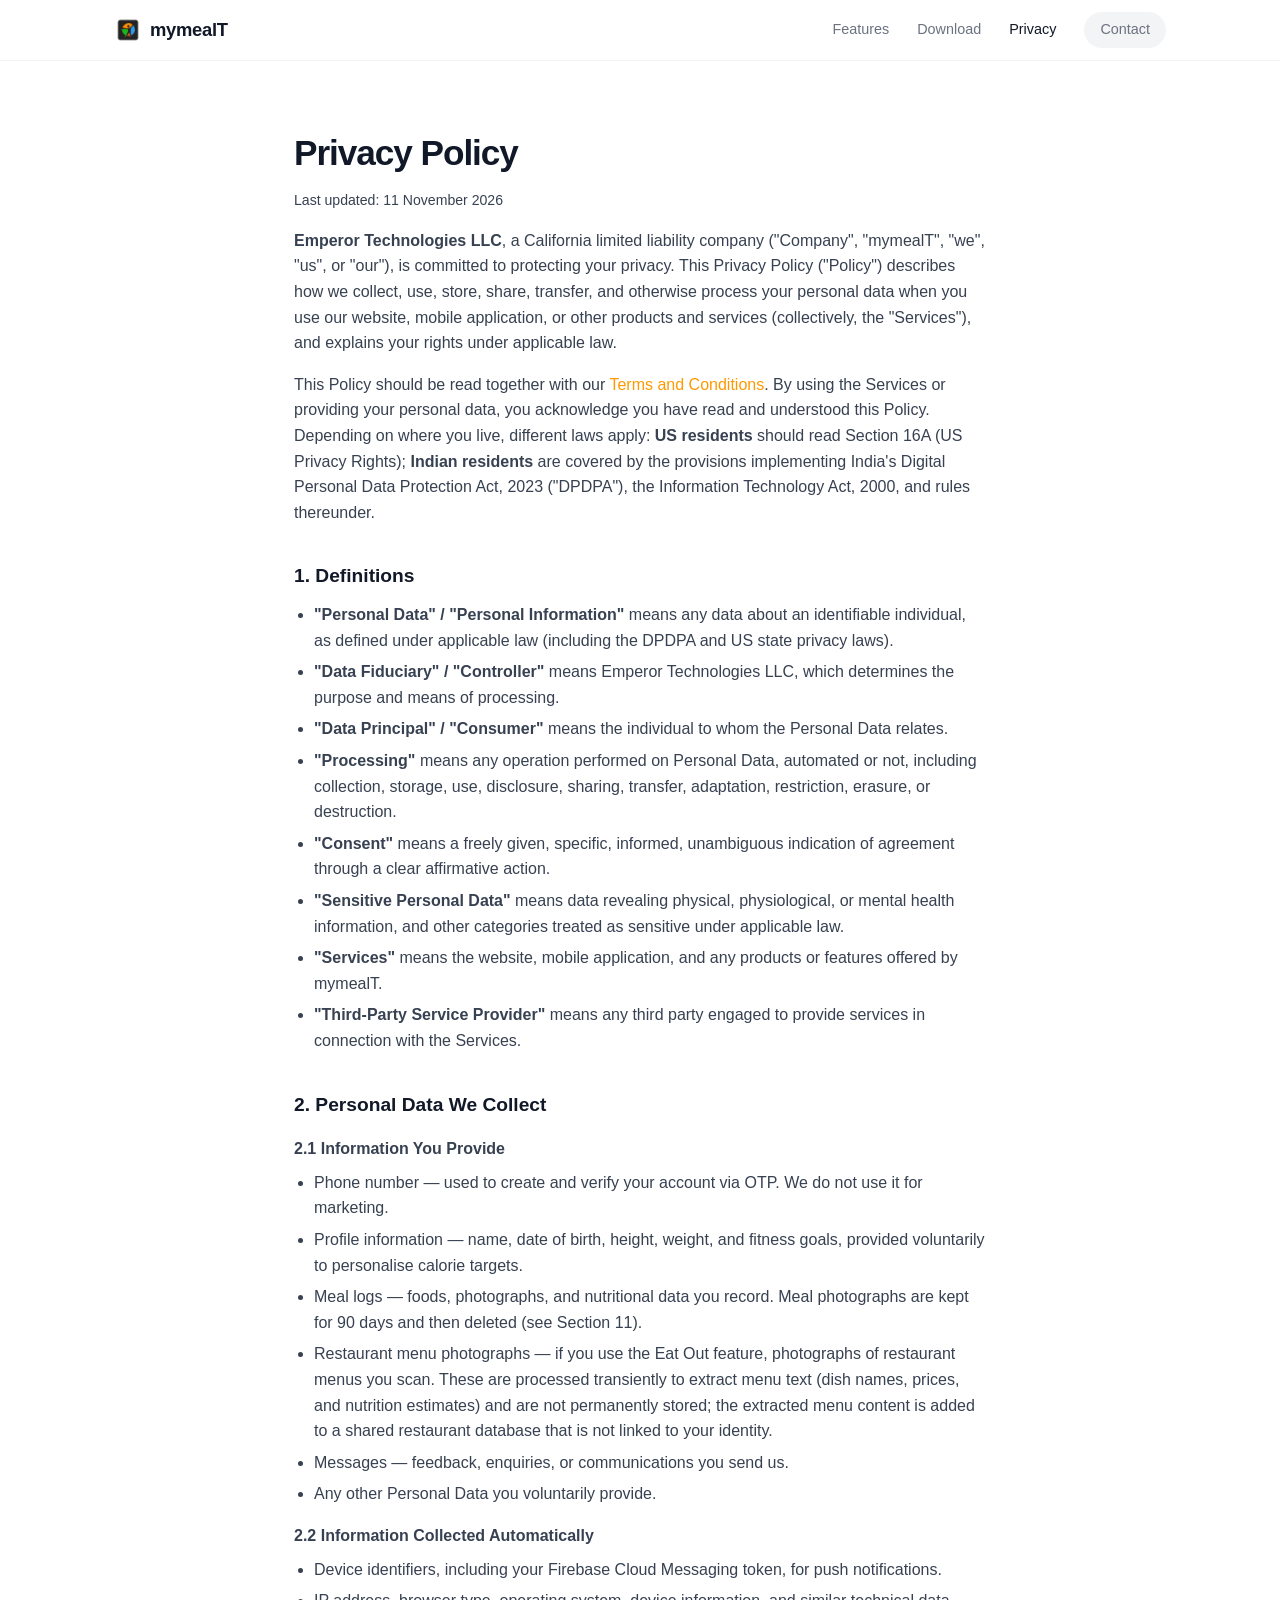
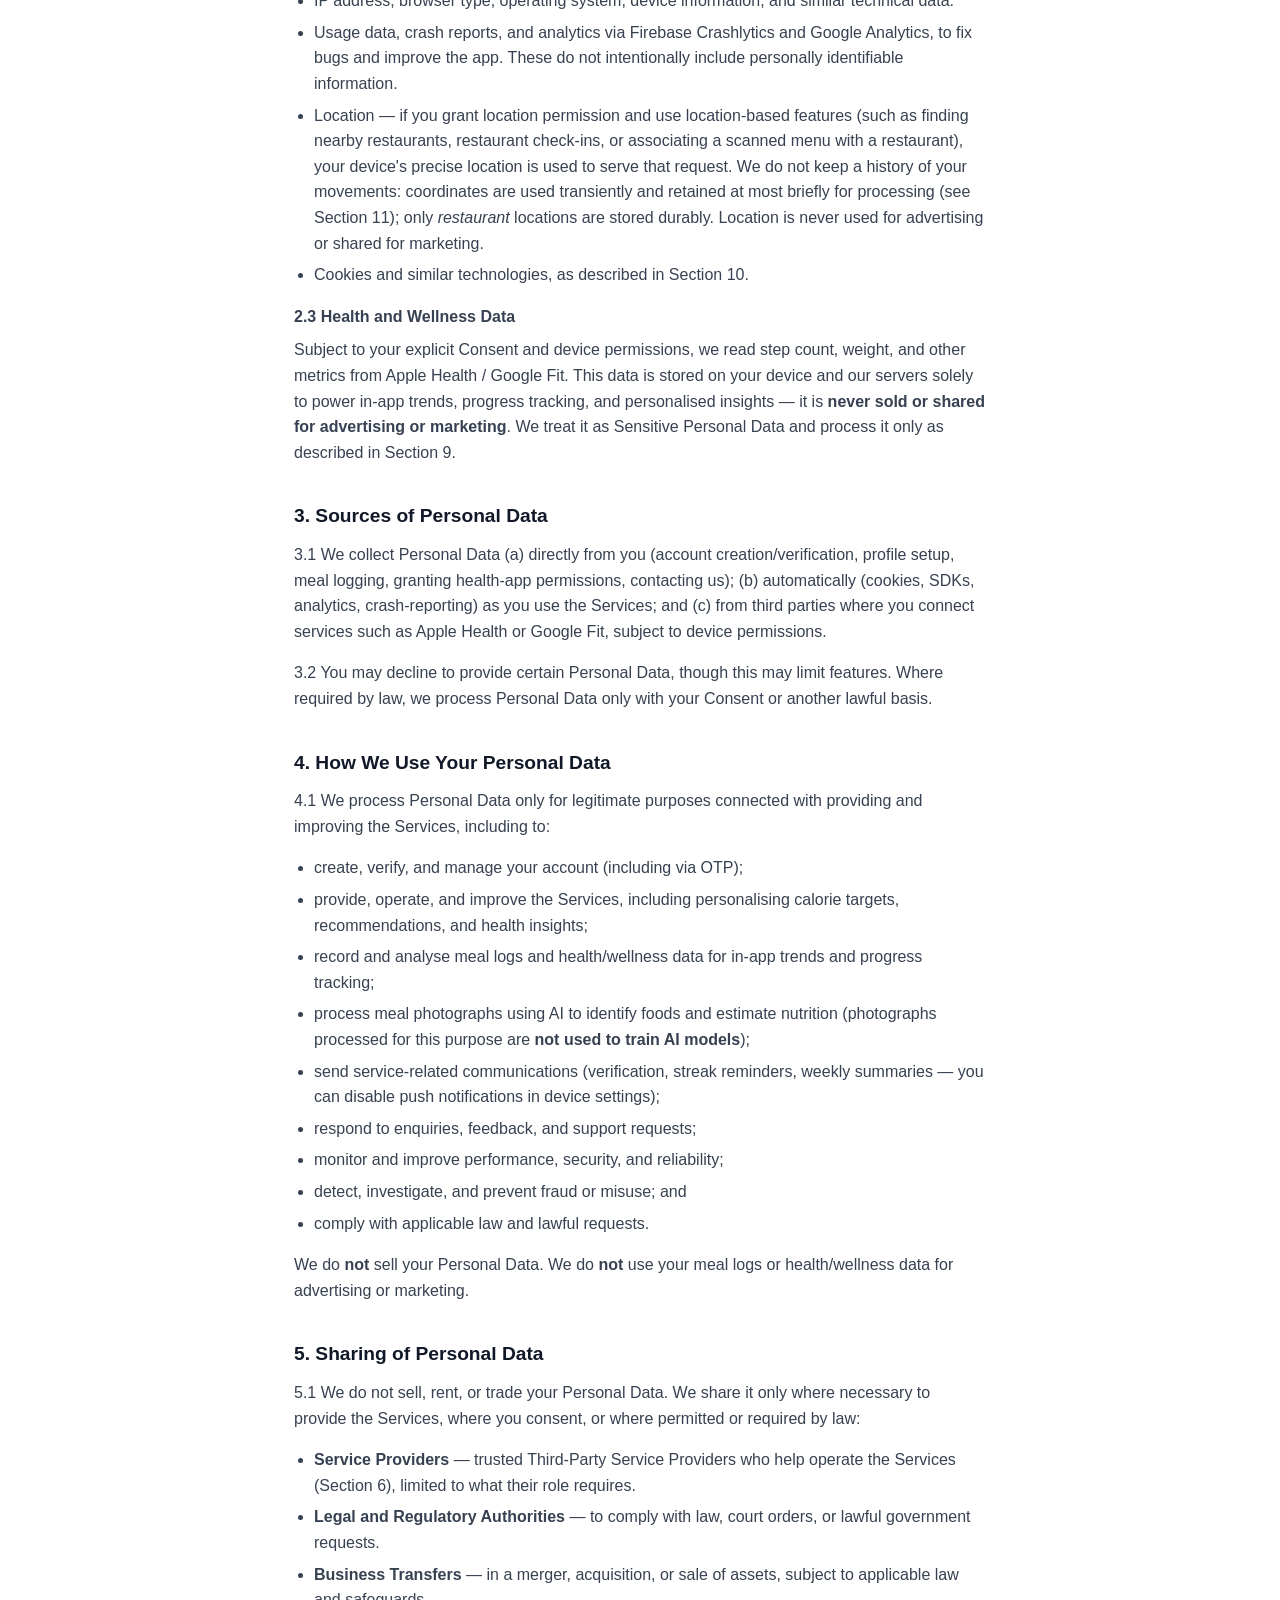
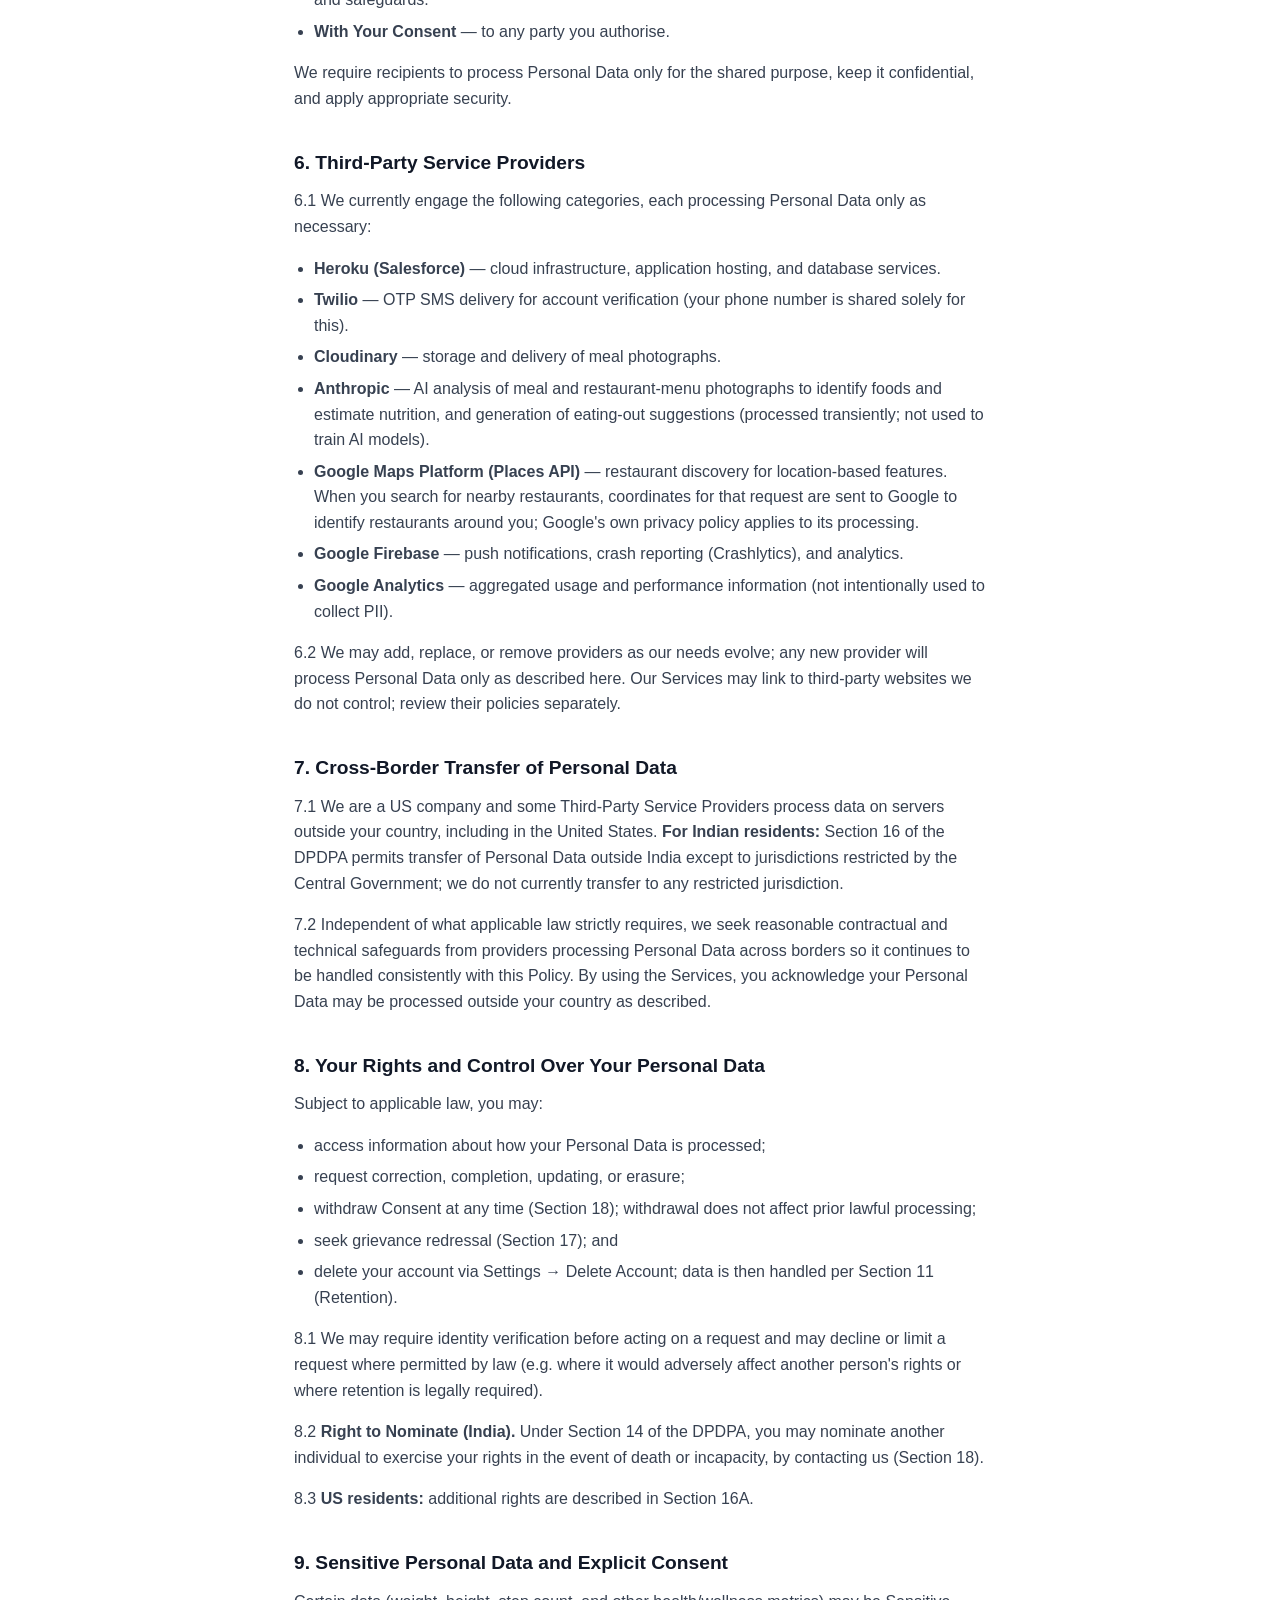
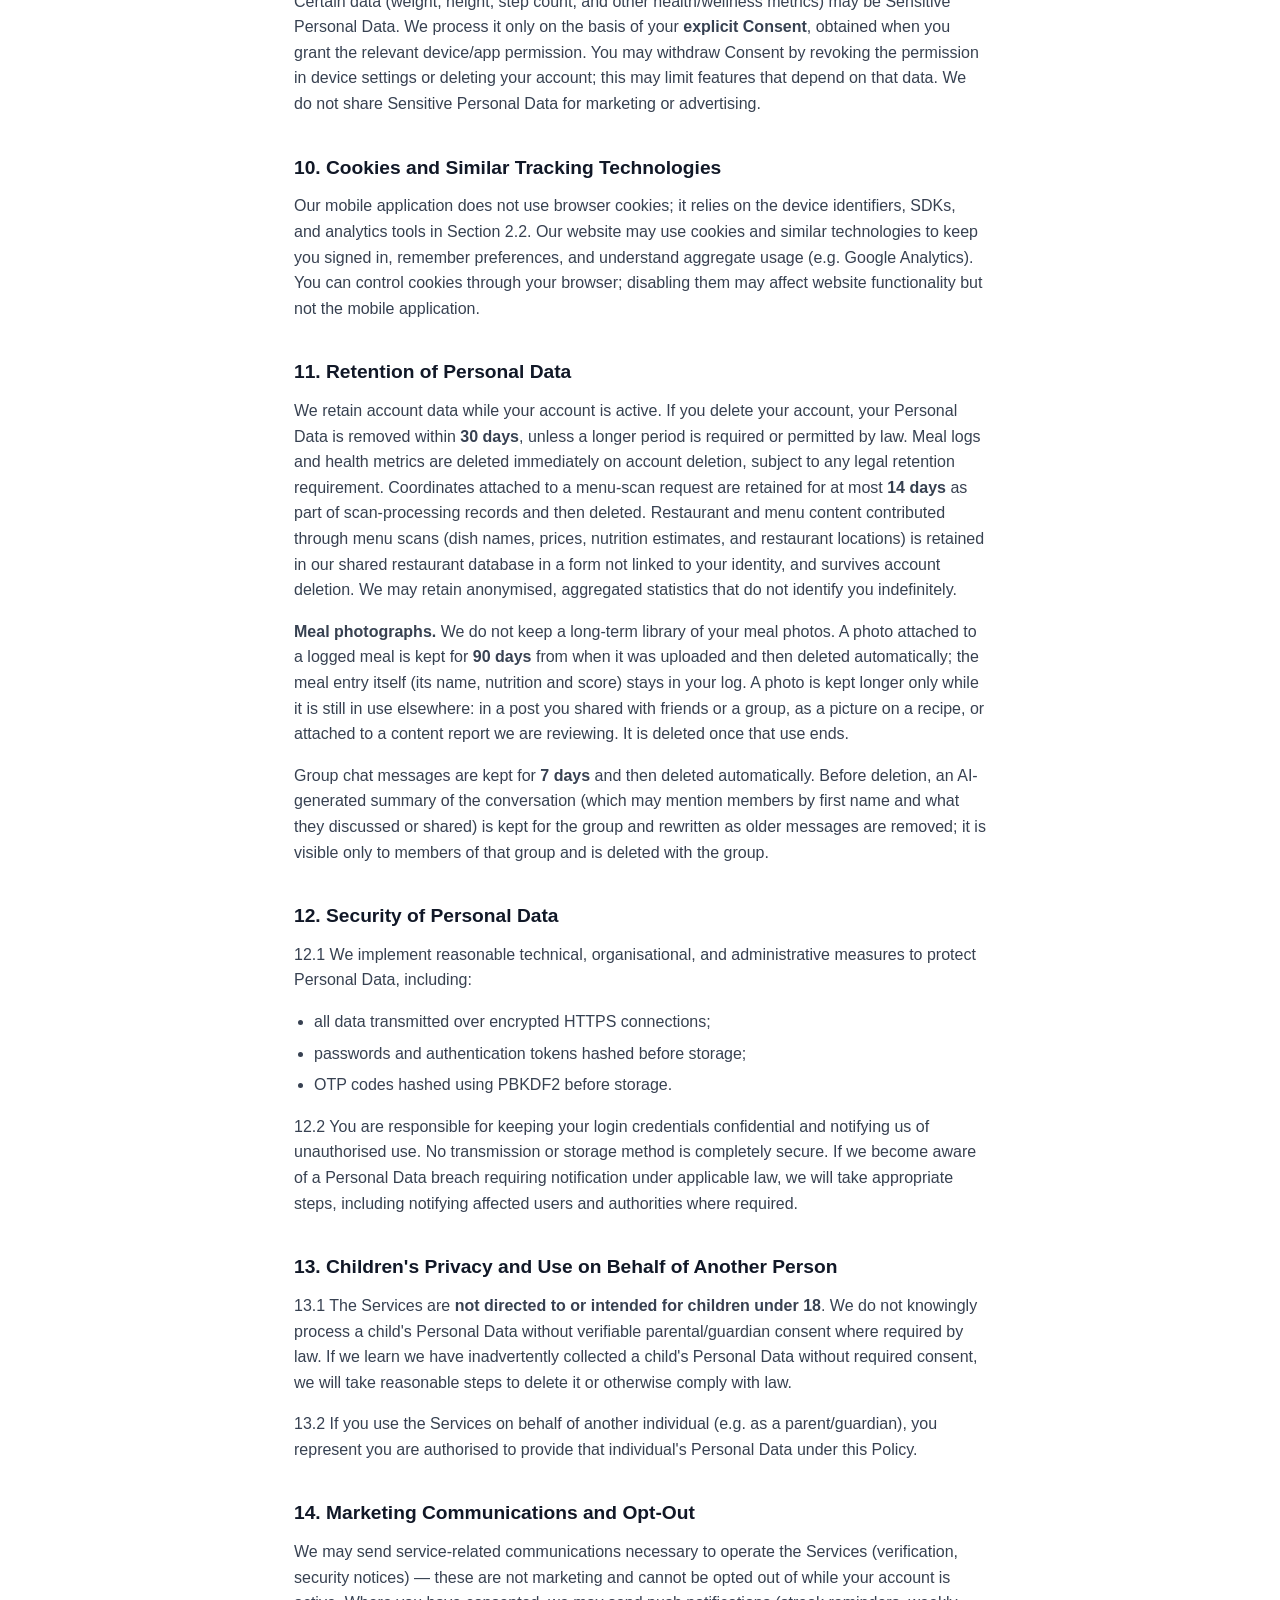
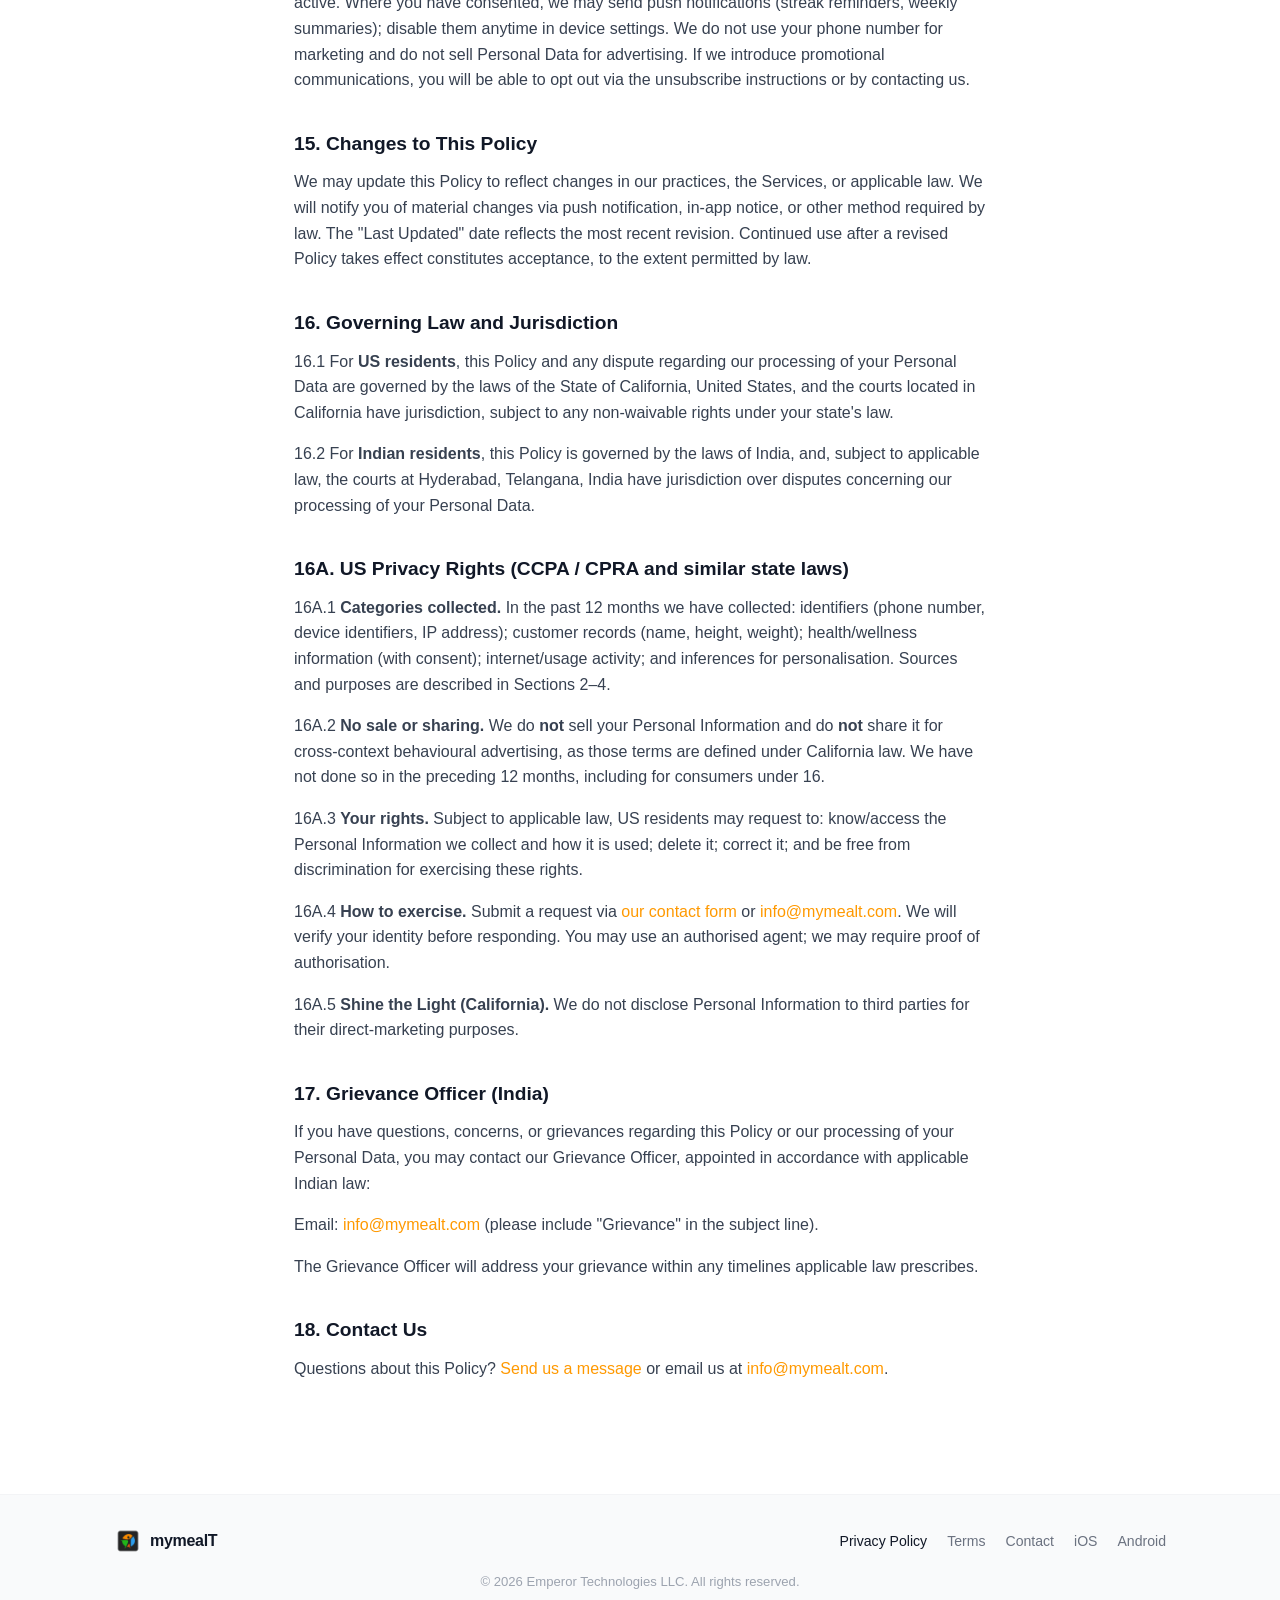
<file: privacy.html>
<!DOCTYPE html>
<!-- TODO (legal follow-up, see memory "Legal Placeholders"): fill DMCA Designated Agent + India Grievance Officer
     details once registered/appointed. Interim contact is info@mymealt.com. Attorney-review notes are
     kept as [ATTORNEY REVIEW] HTML comments (not rendered). -->
<html lang="en">
<head>
  <meta charset="UTF-8" />
  <meta name="viewport" content="width=device-width, initial-scale=1.0" />
  <title>Privacy Policy — mymealT</title>
  <meta name="description" content="mymealT Privacy Policy — how we collect, use, and protect your data." />
  <link rel="canonical" href="https://mymealt.com/privacy.html" />
  <meta property="og:type" content="website" />
  <meta property="og:site_name" content="mymealT" />
  <meta property="og:title" content="Privacy Policy — mymealT" />
  <meta property="og:url" content="https://mymealt.com/privacy.html" />
  <meta property="og:image" content="https://mymealt.com/logo.png" />
  <link rel="icon" href="logo.png" type="image/png" />
  <link rel="stylesheet" href="style.css" />
</head>
<body>

  <!-- Nav -->
  <nav class="nav">
    <div class="nav-inner">
      <a href="index.html" class="logo">
        <img src="logo.png" alt="mymealT" class="logo-img" />
        <span class="logo-text">mymealT</span>
      </a>
      <div class="nav-links">
        <a href="index.html#features">Features</a>
        <a href="index.html#get">Download</a>
        <a href="privacy.html" class="active">Privacy</a>
        <a href="contact.html" class="btn btn-sm">Contact</a>
      </div>
      <button class="nav-toggle" aria-label="Toggle menu" aria-expanded="false">
        <span></span><span></span><span></span>
      </button>
    </div>
  </nav>

  <!-- Privacy Content -->
  <main class="legal-page">
    <div class="container container-narrow">

      <h1>Privacy Policy</h1>
      <p class="legal-date">Last updated: 11 November 2026</p>

      <p><strong>Emperor Technologies LLC</strong>, a California limited liability company ("Company", "mymealT", "we", "us", or "our"), is committed to protecting your privacy. This Privacy Policy ("Policy") describes how we collect, use, store, share, transfer, and otherwise process your personal data when you use our website, mobile application, or other products and services (collectively, the "Services"), and explains your rights under applicable law.</p>
      <p>This Policy should be read together with our <a href="terms.html">Terms and Conditions</a>. By using the Services or providing your personal data, you acknowledge you have read and understood this Policy. Depending on where you live, different laws apply: <strong>US residents</strong> should read Section 16A (US Privacy Rights); <strong>Indian residents</strong> are covered by the provisions implementing India's Digital Personal Data Protection Act, 2023 ("DPDPA"), the Information Technology Act, 2000, and rules thereunder.</p>

      <h2>1. Definitions</h2>
      <ul>
        <li><strong>"Personal Data" / "Personal Information"</strong> means any data about an identifiable individual, as defined under applicable law (including the DPDPA and US state privacy laws).</li>
        <li><strong>"Data Fiduciary" / "Controller"</strong> means Emperor Technologies LLC, which determines the purpose and means of processing.</li>
        <li><strong>"Data Principal" / "Consumer"</strong> means the individual to whom the Personal Data relates.</li>
        <li><strong>"Processing"</strong> means any operation performed on Personal Data, automated or not, including collection, storage, use, disclosure, sharing, transfer, adaptation, restriction, erasure, or destruction.</li>
        <li><strong>"Consent"</strong> means a freely given, specific, informed, unambiguous indication of agreement through a clear affirmative action.</li>
        <li><strong>"Sensitive Personal Data"</strong> means data revealing physical, physiological, or mental health information, and other categories treated as sensitive under applicable law.</li>
        <li><strong>"Services"</strong> means the website, mobile application, and any products or features offered by mymealT.</li>
        <li><strong>"Third-Party Service Provider"</strong> means any third party engaged to provide services in connection with the Services.</li>
      </ul>

      <h2>2. Personal Data We Collect</h2>
      <h3>2.1 Information You Provide</h3>
      <ul>
        <li>Phone number — used to create and verify your account via OTP. We do not use it for marketing.</li>
        <li>Profile information — name, date of birth, height, weight, and fitness goals, provided voluntarily to personalise calorie targets.</li>
        <li>Meal logs — foods, photographs, and nutritional data you record. Meal photographs are kept for 90 days and then deleted (see Section 11).</li>
        <li>Restaurant menu photographs — if you use the Eat Out feature, photographs of restaurant menus you scan. These are processed transiently to extract menu text (dish names, prices, and nutrition estimates) and are not permanently stored; the extracted menu content is added to a shared restaurant database that is not linked to your identity.</li>
        <li>Messages — feedback, enquiries, or communications you send us.</li>
        <li>Any other Personal Data you voluntarily provide.</li>
      </ul>
      <h3>2.2 Information Collected Automatically</h3>
      <ul>
        <li>Device identifiers, including your Firebase Cloud Messaging token, for push notifications.</li>
        <li>IP address, browser type, operating system, device information, and similar technical data.</li>
        <li>Usage data, crash reports, and analytics via Firebase Crashlytics and Google Analytics, to fix bugs and improve the app. These do not intentionally include personally identifiable information.</li>
        <li>Location — if you grant location permission and use location-based features (such as finding nearby restaurants, restaurant check-ins, or associating a scanned menu with a restaurant), your device's precise location is used to serve that request. We do not keep a history of your movements: coordinates are used transiently and retained at most briefly for processing (see Section 11); only <em>restaurant</em> locations are stored durably. Location is never used for advertising or shared for marketing.</li>
        <li>Cookies and similar technologies, as described in Section 10.</li>
      </ul>
      <h3>2.3 Health and Wellness Data</h3>
      <!-- [ATTORNEY REVIEW — US health data] Confirm whether a separate consumer-health-data notice/consent is required for US users (e.g. Washington My Health My Data Act, Nevada SB370). -->
      <p>Subject to your explicit Consent and device permissions, we read step count, weight, and other metrics from Apple Health / Google Fit. This data is stored on your device and our servers solely to power in-app trends, progress tracking, and personalised insights — it is <strong>never sold or shared for advertising or marketing</strong>. We treat it as Sensitive Personal Data and process it only as described in Section 9.</p>

      <h2>3. Sources of Personal Data</h2>
      <p>3.1 We collect Personal Data (a) directly from you (account creation/verification, profile setup, meal logging, granting health-app permissions, contacting us); (b) automatically (cookies, SDKs, analytics, crash-reporting) as you use the Services; and (c) from third parties where you connect services such as Apple Health or Google Fit, subject to device permissions.</p>
      <p>3.2 You may decline to provide certain Personal Data, though this may limit features. Where required by law, we process Personal Data only with your Consent or another lawful basis.</p>

      <h2>4. How We Use Your Personal Data</h2>
      <p>4.1 We process Personal Data only for legitimate purposes connected with providing and improving the Services, including to:</p>
      <ul>
        <li>create, verify, and manage your account (including via OTP);</li>
        <li>provide, operate, and improve the Services, including personalising calorie targets, recommendations, and health insights;</li>
        <li>record and analyse meal logs and health/wellness data for in-app trends and progress tracking;</li>
        <li>process meal photographs using AI to identify foods and estimate nutrition (photographs processed for this purpose are <strong>not used to train AI models</strong>);</li>
        <li>send service-related communications (verification, streak reminders, weekly summaries — you can disable push notifications in device settings);</li>
        <li>respond to enquiries, feedback, and support requests;</li>
        <li>monitor and improve performance, security, and reliability;</li>
        <li>detect, investigate, and prevent fraud or misuse; and</li>
        <li>comply with applicable law and lawful requests.</li>
      </ul>
      <p>We do <strong>not</strong> sell your Personal Data. We do <strong>not</strong> use your meal logs or health/wellness data for advertising or marketing.</p>

      <h2>5. Sharing of Personal Data</h2>
      <p>5.1 We do not sell, rent, or trade your Personal Data. We share it only where necessary to provide the Services, where you consent, or where permitted or required by law:</p>
      <ul>
        <li><strong>Service Providers</strong> — trusted Third-Party Service Providers who help operate the Services (Section 6), limited to what their role requires.</li>
        <li><strong>Legal and Regulatory Authorities</strong> — to comply with law, court orders, or lawful government requests.</li>
        <li><strong>Business Transfers</strong> — in a merger, acquisition, or sale of assets, subject to applicable law and safeguards.</li>
        <li><strong>With Your Consent</strong> — to any party you authorise.</li>
      </ul>
      <p>We require recipients to process Personal Data only for the shared purpose, keep it confidential, and apply appropriate security.</p>

      <h2>6. Third-Party Service Providers</h2>
      <p>6.1 We currently engage the following categories, each processing Personal Data only as necessary:</p>
      <ul>
        <li><strong>Heroku (Salesforce)</strong> — cloud infrastructure, application hosting, and database services.</li>
        <li><strong>Twilio</strong> — OTP SMS delivery for account verification (your phone number is shared solely for this).</li>
        <li><strong>Cloudinary</strong> — storage and delivery of meal photographs.</li>
        <li><strong>Anthropic</strong> — AI analysis of meal and restaurant-menu photographs to identify foods and estimate nutrition, and generation of eating-out suggestions (processed transiently; not used to train AI models).</li>
        <li><strong>Google Maps Platform (Places API)</strong> — restaurant discovery for location-based features. When you search for nearby restaurants, coordinates for that request are sent to Google to identify restaurants around you; Google's own privacy policy applies to its processing.</li>
        <li><strong>Google Firebase</strong> — push notifications, crash reporting (Crashlytics), and analytics.</li>
        <li><strong>Google Analytics</strong> — aggregated usage and performance information (not intentionally used to collect PII).</li>
      </ul>
      <p>6.2 We may add, replace, or remove providers as our needs evolve; any new provider will process Personal Data only as described here. Our Services may link to third-party websites we do not control; review their policies separately.</p>

      <h2>7. Cross-Border Transfer of Personal Data</h2>
      <p>7.1 We are a US company and some Third-Party Service Providers process data on servers outside your country, including in the United States. <strong>For Indian residents:</strong> Section 16 of the DPDPA permits transfer of Personal Data outside India except to jurisdictions restricted by the Central Government; we do not currently transfer to any restricted jurisdiction.</p>
      <p>7.2 Independent of what applicable law strictly requires, we seek reasonable contractual and technical safeguards from providers processing Personal Data across borders so it continues to be handled consistently with this Policy. By using the Services, you acknowledge your Personal Data may be processed outside your country as described.</p>

      <h2>8. Your Rights and Control Over Your Personal Data</h2>
      <p>Subject to applicable law, you may:</p>
      <ul>
        <li>access information about how your Personal Data is processed;</li>
        <li>request correction, completion, updating, or erasure;</li>
        <li>withdraw Consent at any time (Section 18); withdrawal does not affect prior lawful processing;</li>
        <li>seek grievance redressal (Section 17); and</li>
        <li>delete your account via Settings → Delete Account; data is then handled per Section 11 (Retention).</li>
      </ul>
      <p>8.1 We may require identity verification before acting on a request and may decline or limit a request where permitted by law (e.g. where it would adversely affect another person's rights or where retention is legally required).</p>
      <p>8.2 <strong>Right to Nominate (India).</strong> Under Section 14 of the DPDPA, you may nominate another individual to exercise your rights in the event of death or incapacity, by contacting us (Section 18).</p>
      <p>8.3 <strong>US residents:</strong> additional rights are described in Section 16A.</p>

      <h2>9. Sensitive Personal Data and Explicit Consent</h2>
      <p>Certain data (weight, height, step count, and other health/wellness metrics) may be Sensitive Personal Data. We process it only on the basis of your <strong>explicit Consent</strong>, obtained when you grant the relevant device/app permission. You may withdraw Consent by revoking the permission in device settings or deleting your account; this may limit features that depend on that data. We do not share Sensitive Personal Data for marketing or advertising.</p>

      <h2>10. Cookies and Similar Tracking Technologies</h2>
      <p>Our mobile application does not use browser cookies; it relies on the device identifiers, SDKs, and analytics tools in Section 2.2. Our website may use cookies and similar technologies to keep you signed in, remember preferences, and understand aggregate usage (e.g. Google Analytics). You can control cookies through your browser; disabling them may affect website functionality but not the mobile application.</p>

      <h2>11. Retention of Personal Data</h2>
      <p>We retain account data while your account is active. If you delete your account, your Personal Data is removed within <strong>30 days</strong>, unless a longer period is required or permitted by law. Meal logs and health metrics are deleted immediately on account deletion, subject to any legal retention requirement. Coordinates attached to a menu-scan request are retained for at most <strong>14 days</strong> as part of scan-processing records and then deleted. Restaurant and menu content contributed through menu scans (dish names, prices, nutrition estimates, and restaurant locations) is retained in our shared restaurant database in a form not linked to your identity, and survives account deletion. We may retain anonymised, aggregated statistics that do not identify you indefinitely.</p>
      <p><strong>Meal photographs.</strong> We do not keep a long-term library of your meal photos. A photo attached to a logged meal is kept for <strong>90 days</strong> from when it was uploaded and then deleted automatically; the meal entry itself (its name, nutrition and score) stays in your log. A photo is kept longer only while it is still in use elsewhere: in a post you shared with friends or a group, as a picture on a recipe, or attached to a content report we are reviewing. It is deleted once that use ends.</p>
      <p>Group chat messages are kept for <strong>7 days</strong> and then deleted automatically. Before deletion, an AI-generated summary of the conversation (which may mention members by first name and what they discussed or shared) is kept for the group and rewritten as older messages are removed; it is visible only to members of that group and is deleted with the group.</p>

      <h2>12. Security of Personal Data</h2>
      <p>12.1 We implement reasonable technical, organisational, and administrative measures to protect Personal Data, including:</p>
      <ul>
        <li>all data transmitted over encrypted HTTPS connections;</li>
        <li>passwords and authentication tokens hashed before storage;</li>
        <li>OTP codes hashed using PBKDF2 before storage.</li>
      </ul>
      <p>12.2 You are responsible for keeping your login credentials confidential and notifying us of unauthorised use. No transmission or storage method is completely secure. If we become aware of a Personal Data breach requiring notification under applicable law, we will take appropriate steps, including notifying affected users and authorities where required.</p>

      <h2>13. Children's Privacy and Use on Behalf of Another Person</h2>
      <!-- [ATTORNEY REVIEW — US] US COPPA applies to children under 13; the 18+ threshold is stricter. Confirm app-store age ratings and consent flows are consistent. -->
      <p>13.1 The Services are <strong>not directed to or intended for children under 18</strong>. We do not knowingly process a child's Personal Data without verifiable parental/guardian consent where required by law. If we learn we have inadvertently collected a child's Personal Data without required consent, we will take reasonable steps to delete it or otherwise comply with law.</p>
      <p>13.2 If you use the Services on behalf of another individual (e.g. as a parent/guardian), you represent you are authorised to provide that individual's Personal Data under this Policy.</p>

      <h2>14. Marketing Communications and Opt-Out</h2>
      <p>We may send service-related communications necessary to operate the Services (verification, security notices) — these are not marketing and cannot be opted out of while your account is active. Where you have consented, we may send push notifications (streak reminders, weekly summaries); disable them anytime in device settings. We do not use your phone number for marketing and do not sell Personal Data for advertising. If we introduce promotional communications, you will be able to opt out via the unsubscribe instructions or by contacting us.</p>

      <h2>15. Changes to This Policy</h2>
      <p>We may update this Policy to reflect changes in our practices, the Services, or applicable law. We will notify you of material changes via push notification, in-app notice, or other method required by law. The "Last Updated" date reflects the most recent revision. Continued use after a revised Policy takes effect constitutes acceptance, to the extent permitted by law.</p>

      <h2>16. Governing Law and Jurisdiction</h2>
      <p>16.1 For <strong>US residents</strong>, this Policy and any dispute regarding our processing of your Personal Data are governed by the laws of the State of California, United States, and the courts located in California have jurisdiction, subject to any non-waivable rights under your state's law.</p>
      <p>16.2 For <strong>Indian residents</strong>, this Policy is governed by the laws of India, and, subject to applicable law, the courts at Hyderabad, Telangana, India have jurisdiction over disputes concerning our processing of your Personal Data.</p>

      <h2>16A. US Privacy Rights (CCPA / CPRA and similar state laws)</h2>
      <!-- [ATTORNEY REVIEW — US addition] Confirm CCPA/CPRA categories, disclosures, and request-handling process. -->
      <p>16A.1 <strong>Categories collected.</strong> In the past 12 months we have collected: identifiers (phone number, device identifiers, IP address); customer records (name, height, weight); health/wellness information (with consent); internet/usage activity; and inferences for personalisation. Sources and purposes are described in Sections 2–4.</p>
      <p>16A.2 <strong>No sale or sharing.</strong> We do <strong>not</strong> sell your Personal Information and do <strong>not</strong> share it for cross-context behavioural advertising, as those terms are defined under California law. We have not done so in the preceding 12 months, including for consumers under 16.</p>
      <p>16A.3 <strong>Your rights.</strong> Subject to applicable law, US residents may request to: know/access the Personal Information we collect and how it is used; delete it; correct it; and be free from discrimination for exercising these rights.</p>
      <p>16A.4 <strong>How to exercise.</strong> Submit a request via <a href="contact.html">our contact form</a> or <a href="mailto:info@mymealt.com">info@mymealt.com</a>. We will verify your identity before responding. You may use an authorised agent; we may require proof of authorisation.</p>
      <p>16A.5 <strong>Shine the Light (California).</strong> We do not disclose Personal Information to third parties for their direct-marketing purposes.</p>

      <h2>17. Grievance Officer (India)</h2>
      <p>If you have questions, concerns, or grievances regarding this Policy or our processing of your Personal Data, you may contact our Grievance Officer, appointed in accordance with applicable Indian law:</p>
      <!-- TODO: replace with Name / Designation / Address / Email / Phone / Business Hours once the Grievance Officer is appointed. -->
      <p>Email: <a href="mailto:info@mymealt.com">info@mymealt.com</a> (please include "Grievance" in the subject line).</p>
      <p>The Grievance Officer will address your grievance within any timelines applicable law prescribes.</p>

      <h2>18. Contact Us</h2>
      <p>Questions about this Policy? <a href="contact.html">Send us a message</a> or email us at <a href="mailto:info@mymealt.com">info@mymealt.com</a>.</p>
    </div>
  </main>

  <!-- Footer -->
  <footer class="footer">
    <div class="container footer-inner">
      <div class="footer-brand">
        <img src="logo.png" alt="mymealT" class="logo-img" />
        <span class="logo-text">mymealT</span>
      </div>
      <nav class="footer-links">
        <a href="privacy.html" class="active">Privacy Policy</a>
        <a href="terms.html">Terms</a>
        <a href="contact.html">Contact</a>
        <a href="https://apps.apple.com/app/id6786082730" target="_blank" rel="noopener">iOS</a>
        <a href="https://play.google.com/store/apps/details?id=com.et.mymealt" target="_blank" rel="noopener">Android</a>
      </nav>
      <p class="footer-copy">© 2026 Emperor Technologies LLC. All rights reserved.</p>
    </div>
  </footer>

  <script src="app.js"></script>
</body>
</html>
</file>
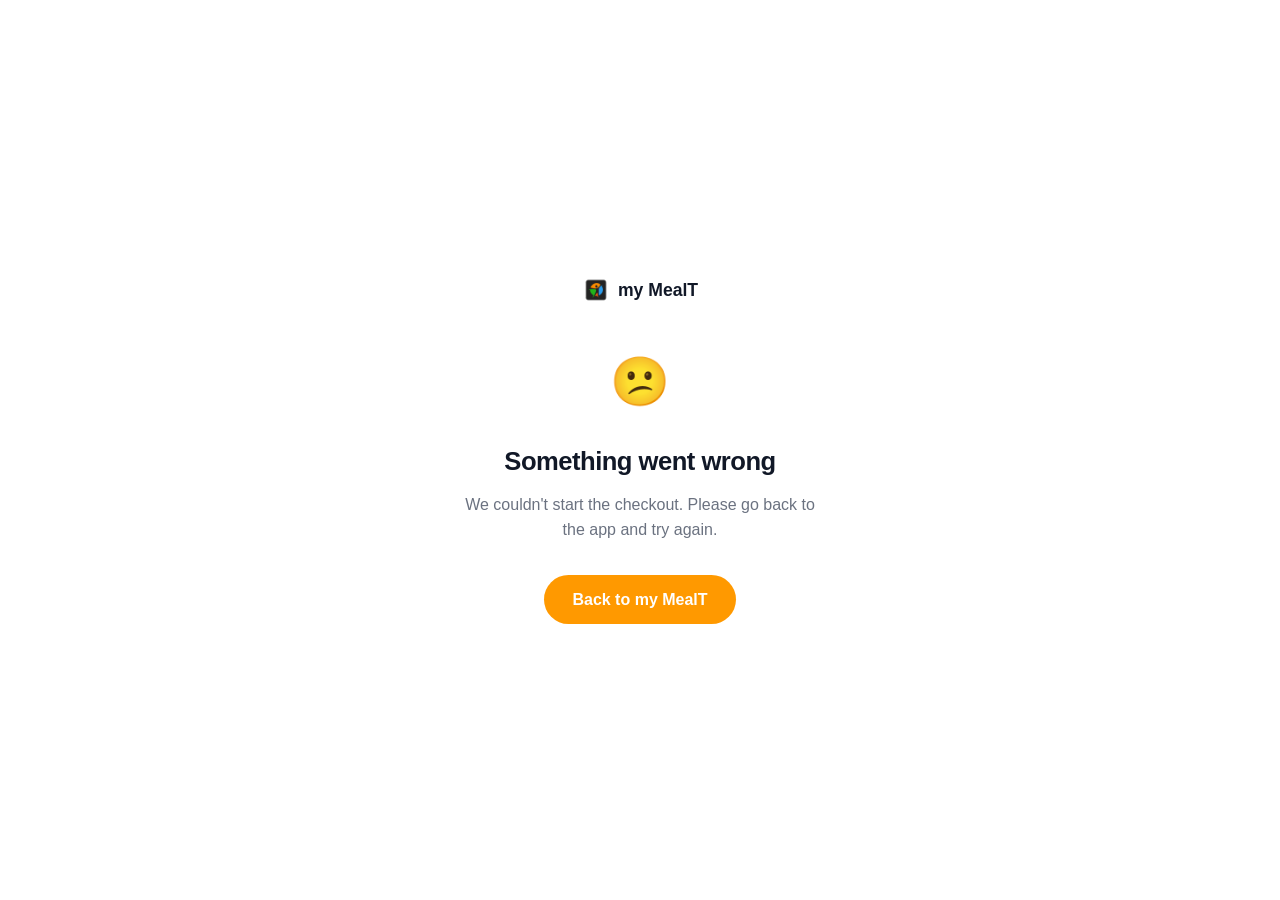
<file: subscribe.html>
<!DOCTYPE html>
<html lang="en">
<head>
  <meta charset="UTF-8" />
  <meta name="viewport" content="width=device-width, initial-scale=1.0" />
  <meta name="referrer" content="no-referrer" />
  <meta name="robots" content="noindex" />
  <title>Subscribe — my MealT</title>
  <link rel="icon" href="/logo.png" type="image/png" />
  <link rel="stylesheet" href="/style.css" />
  <style>
    .portal-page {
      min-height: 100dvh;
      display: flex;
      flex-direction: column;
      align-items: center;
      justify-content: center;
      padding: 40px 24px;
      text-align: center;
    }
    .portal-icon {
      font-size: 3rem;
      margin-bottom: 20px;
    }
    .portal-title {
      font-size: 1.6rem;
      font-weight: 800;
      color: var(--gray-900);
      letter-spacing: -.02em;
      margin-bottom: 10px;
    }
    .portal-sub {
      font-size: 1rem;
      color: var(--gray-500);
      max-width: 360px;
      line-height: 1.6;
      margin-bottom: 32px;
    }
    .spinner {
      width: 36px;
      height: 36px;
      border: 3px solid var(--gray-200);
      border-top-color: var(--orange);
      border-radius: 50%;
      animation: spin .8s linear infinite;
      margin: 0 auto 20px;
    }
    @keyframes spin { to { transform: rotate(360deg); } }
    .state { display: none; }
    .state.active { display: block; }
    .logo-row {
      display: flex;
      align-items: center;
      gap: 8px;
      font-weight: 700;
      font-size: 1.1rem;
      color: var(--gray-900);
      margin-bottom: 40px;
      justify-content: center;
    }
    .logo-row span:first-child { font-size: 1.4rem; }
  </style>
</head>
<body>
  <div class="portal-page">
    <div class="logo-row">
      <img src="/logo.png" alt="" class="logo-img" /><span>my MealT</span>
    </div>

    <!-- Loading state -->
    <div id="stateLoading" class="state active">
      <div class="spinner"></div>
      <p class="portal-sub">Setting up your subscription…</p>
    </div>

    <!-- Error state -->
    <div id="stateError" class="state">
      <div class="portal-icon">😕</div>
      <p class="portal-title">Something went wrong</p>
      <p class="portal-sub" id="errorMsg">We couldn't start the checkout. Please go back to the app and try again.</p>
      <a href="mealt://subscription/cancel" class="btn btn-primary">Back to my MealT</a>
    </div>
  </div>

  <script>
    const API = 'https://tbe-mp-bb0eaace2ee0.herokuapp.com';

    function show(id) {
      document.querySelectorAll('.state').forEach(el => el.classList.remove('active'));
      document.getElementById(id).classList.add('active');
    }

    async function init() {
      const params = new URLSearchParams(window.location.search);
      const token = params.get('t');
      // Drop the one-time token from the address bar (history, screenshots, shared links).
      if (token) history.replaceState(null, '', window.location.pathname);

      if (!token) {
        show('stateError');
        return;
      }

      try {
        const res = await fetch(`${API}/subscriptions/create-checkout`, {
          method: 'POST',
          headers: { 'Content-Type': 'application/json' },
          body: JSON.stringify({ token }),
        });
        const data = await res.json();

        if (!res.ok || !data.url) {
          document.getElementById('errorMsg').textContent =
            data.error === 'payments_not_configured'
              ? 'Subscriptions are not yet available. Please try again later.'
              : 'We couldn\'t start the checkout. Please go back to the app and try again.';
          show('stateError');
          return;
        }

        window.location.href = data.url;
      } catch {
        show('stateError');
      }
    }

    init();
  </script>
</body>
</html>
</file>
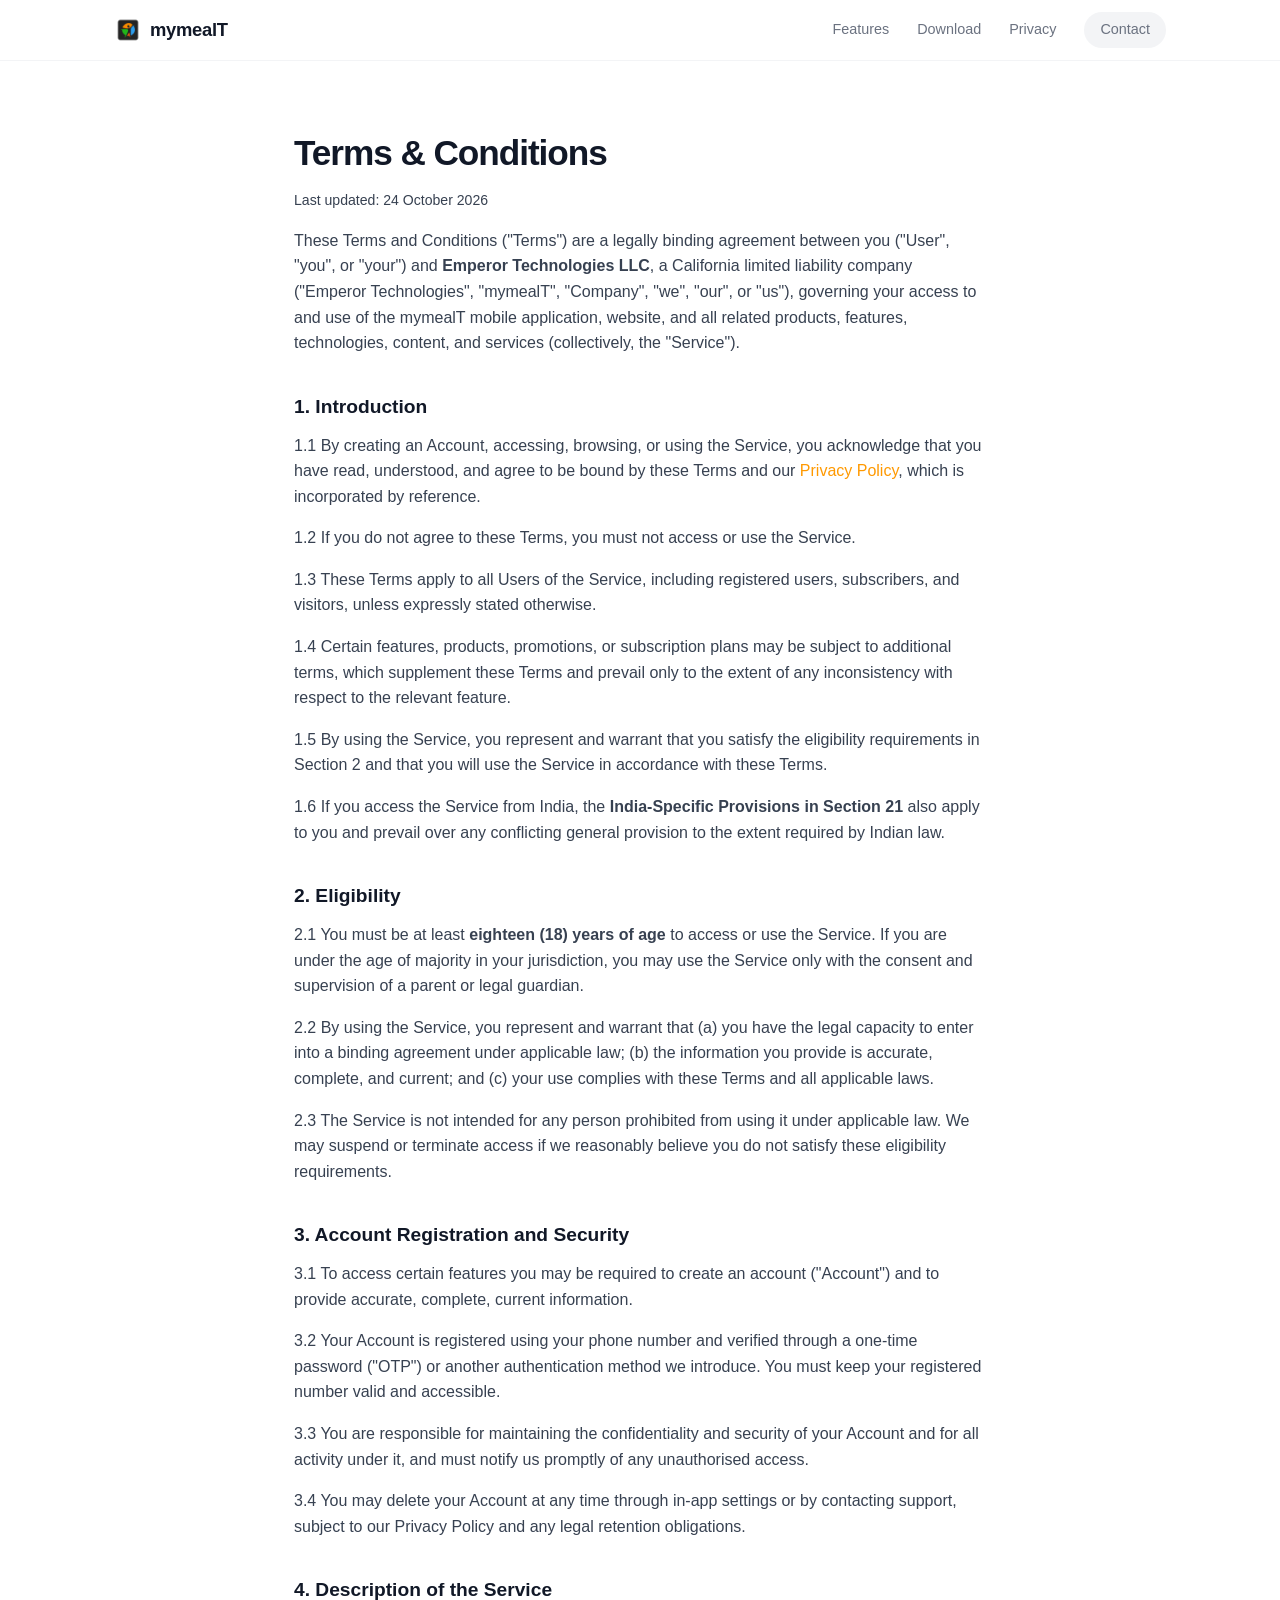
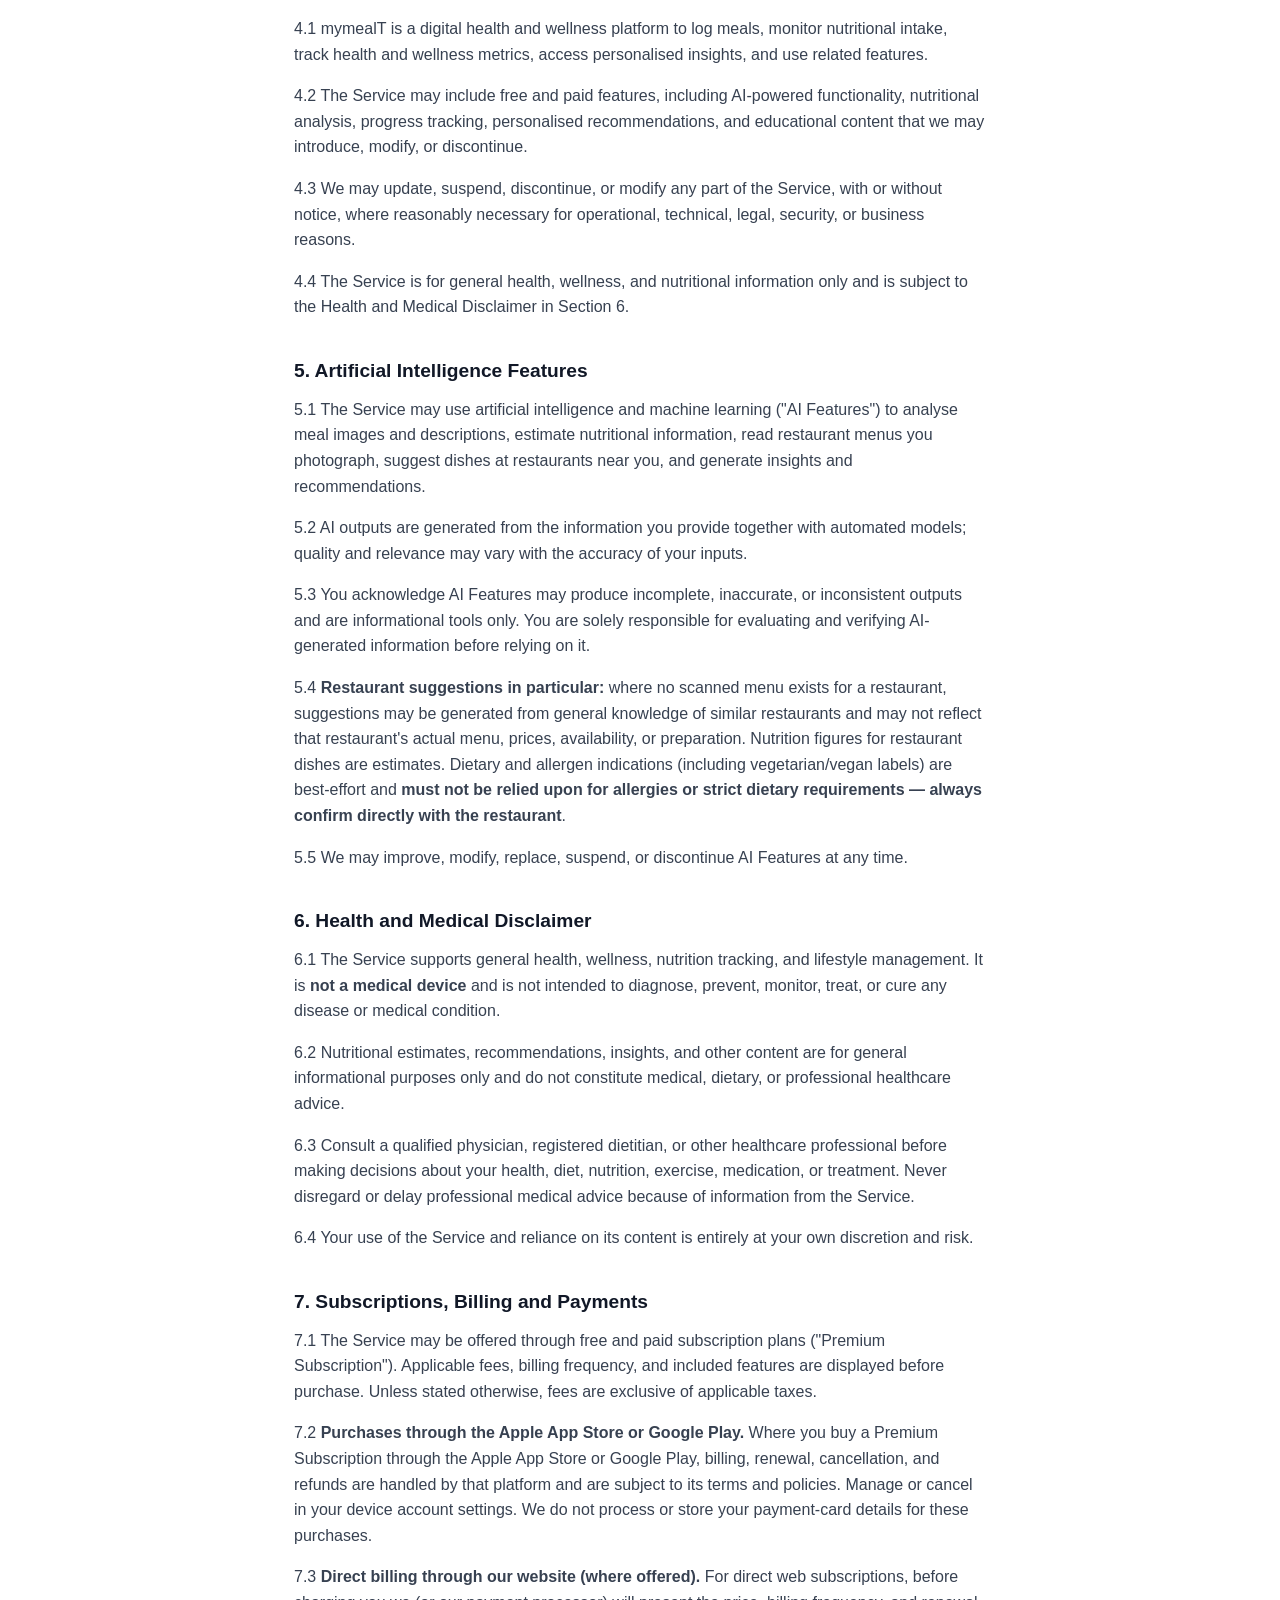
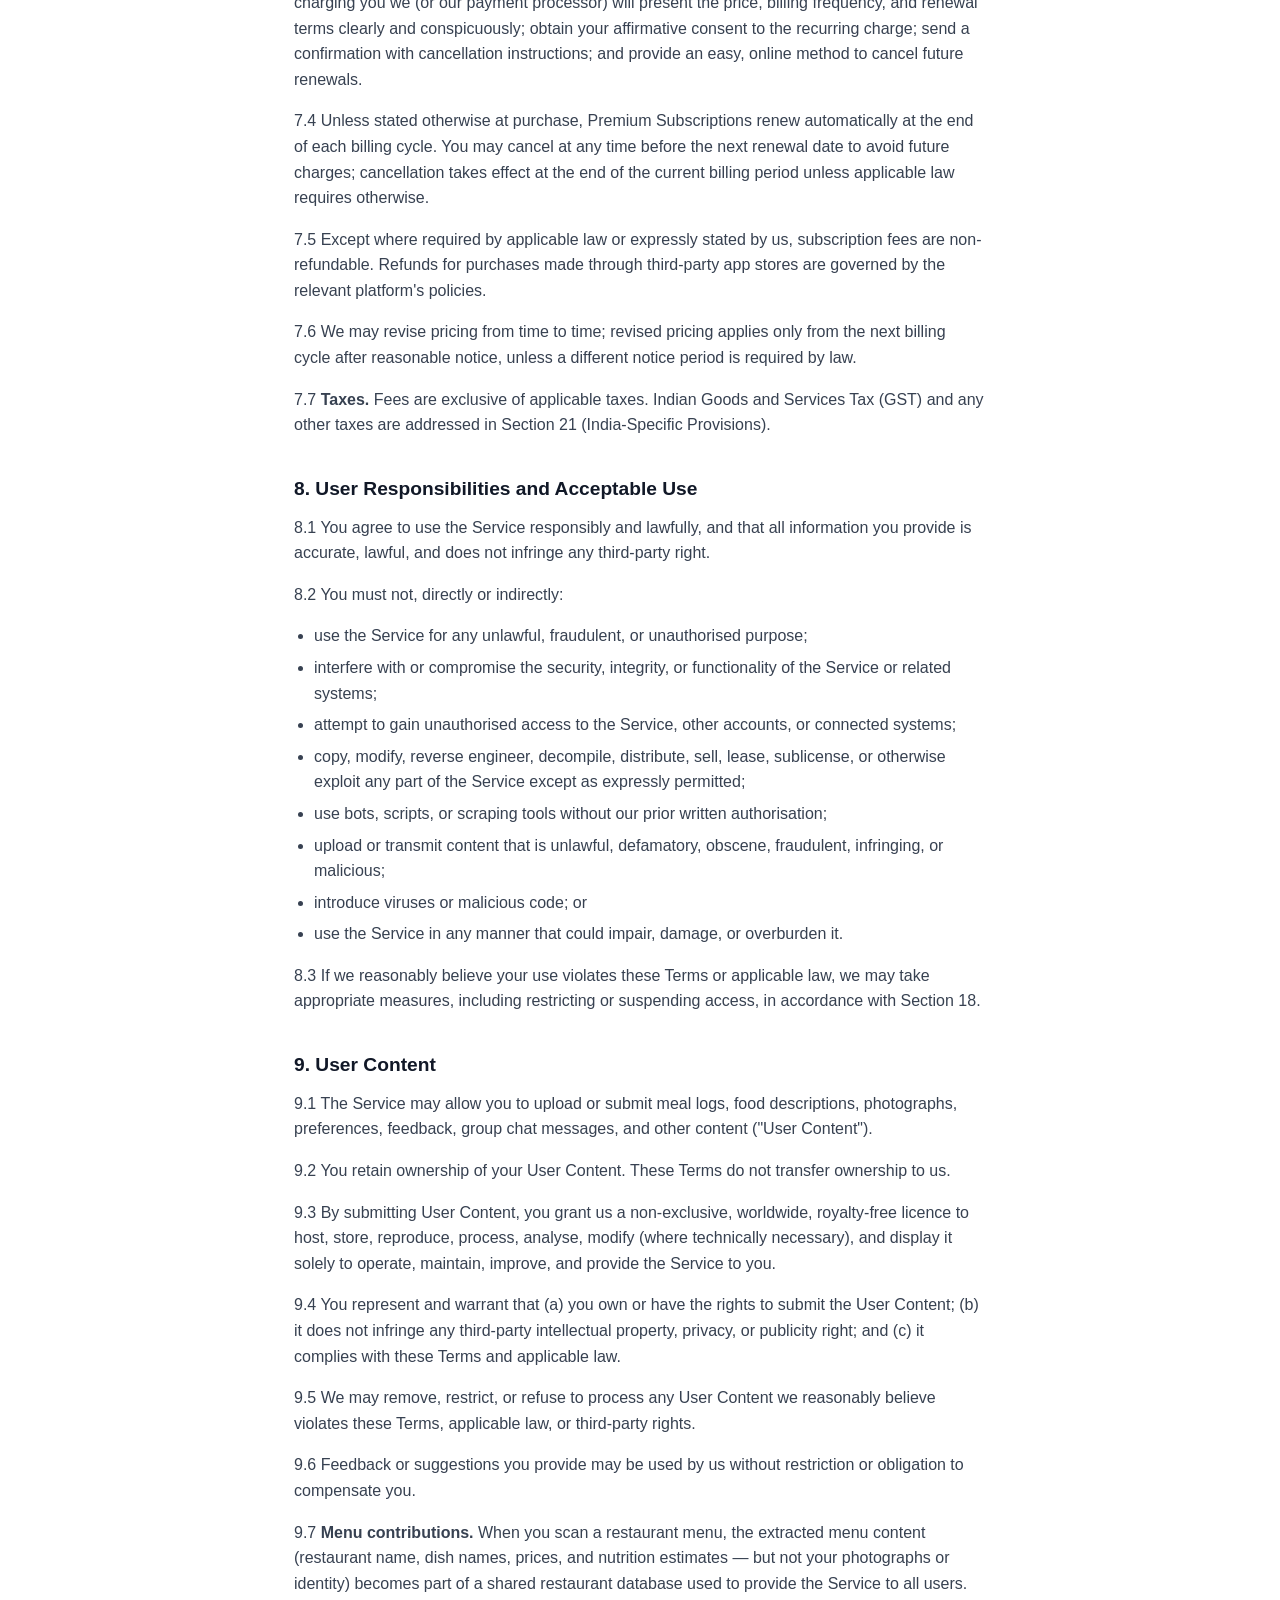
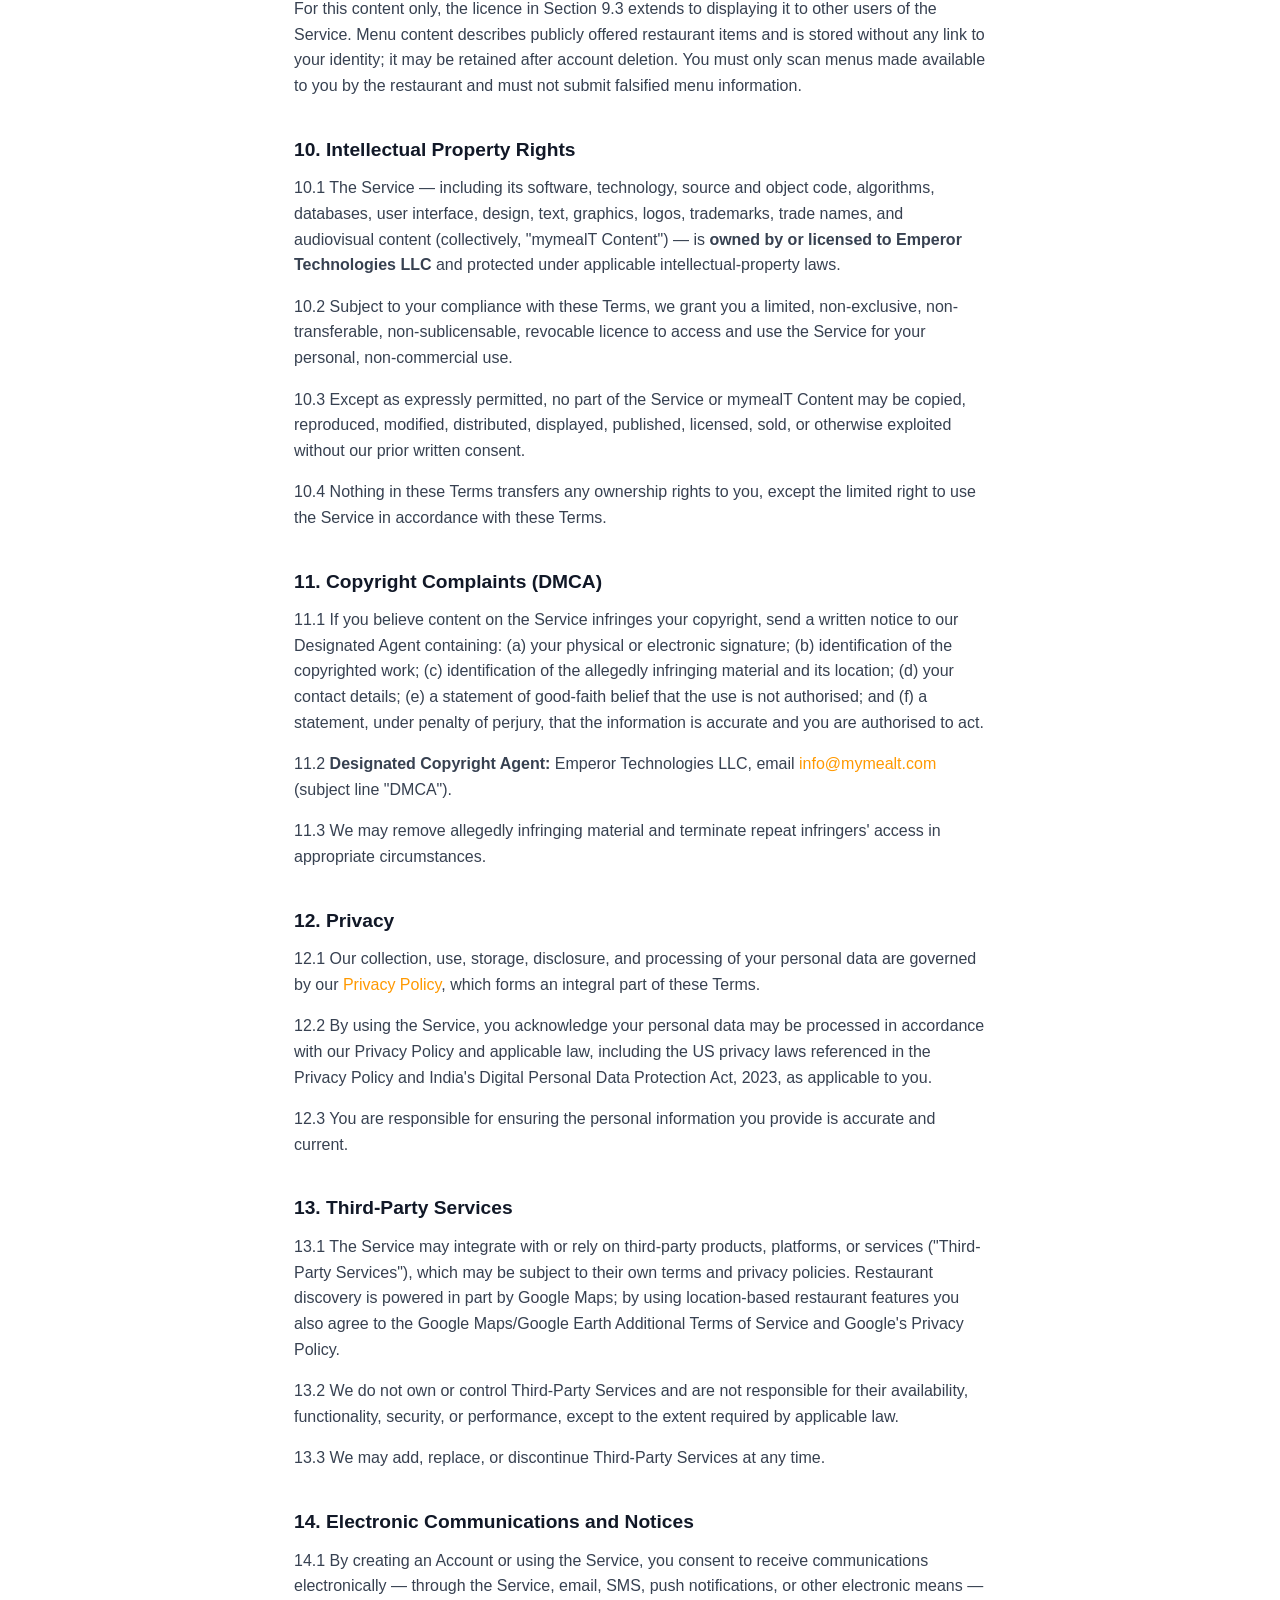
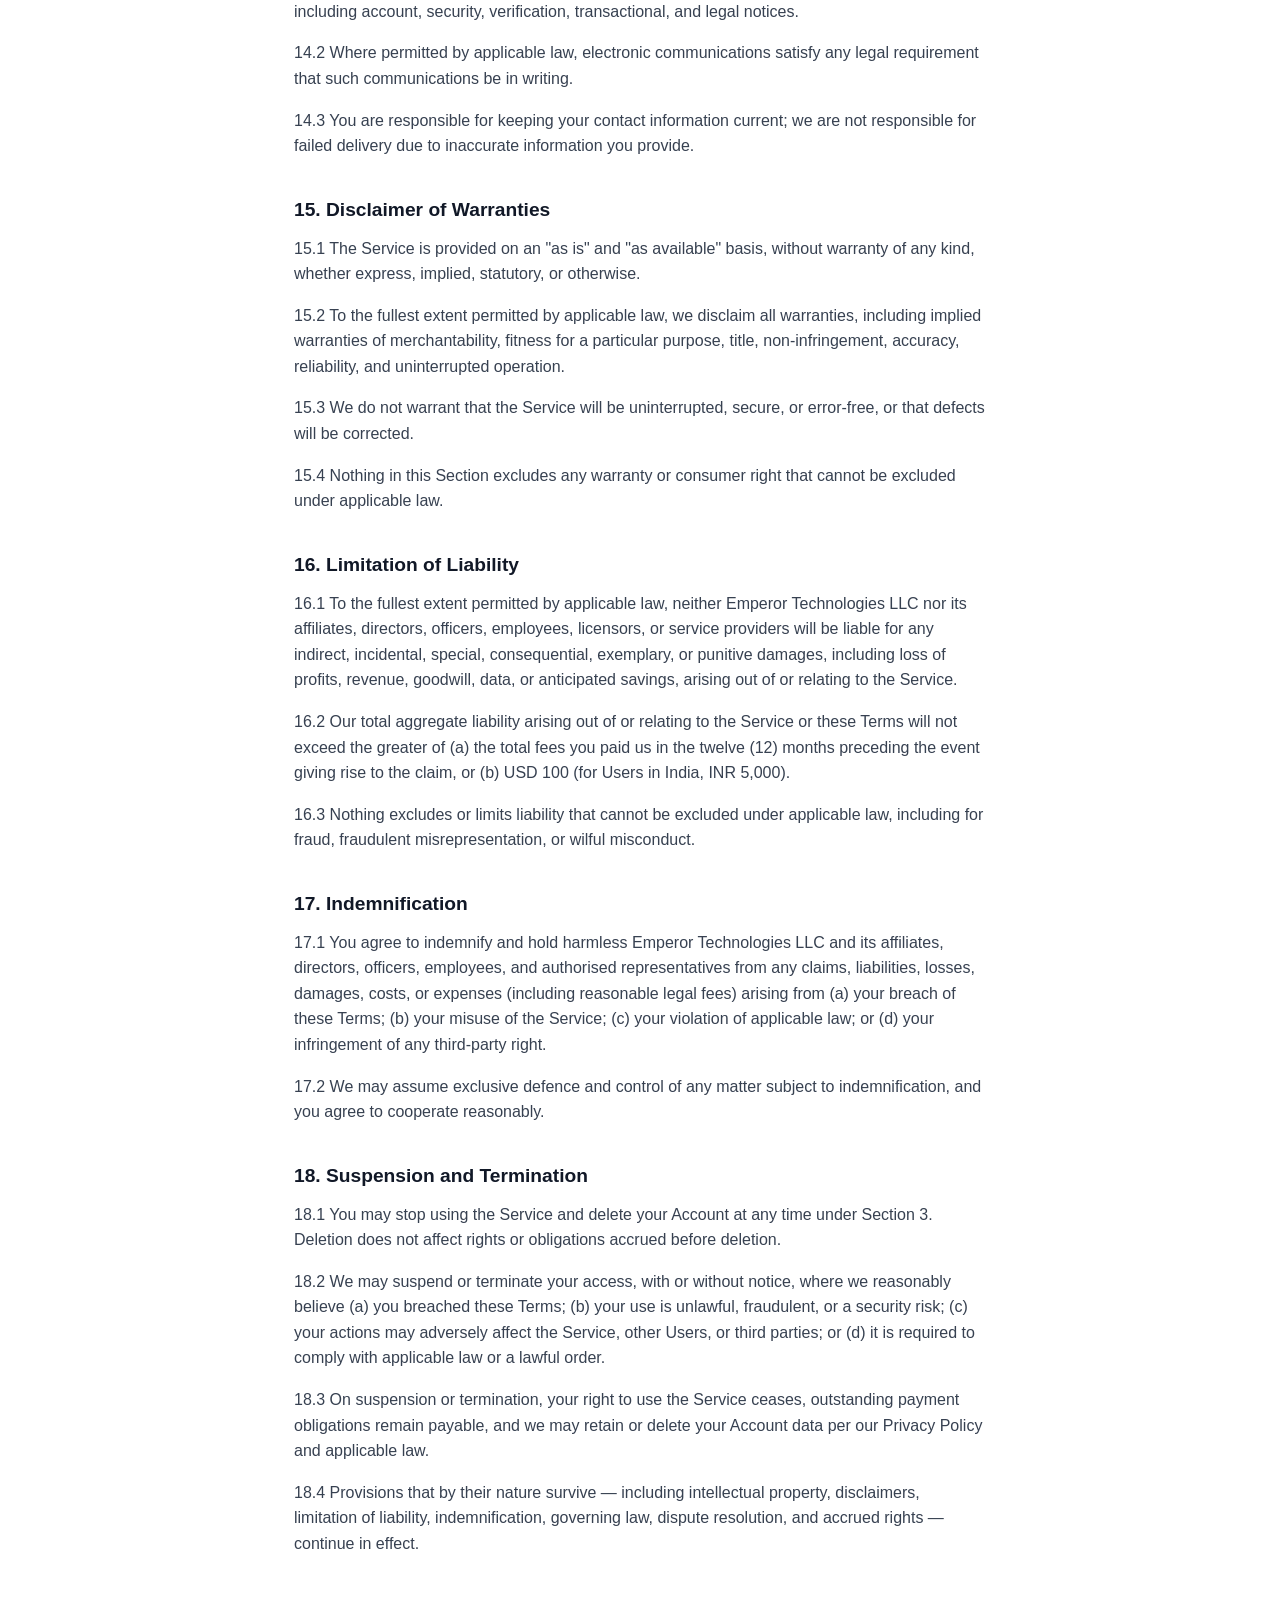
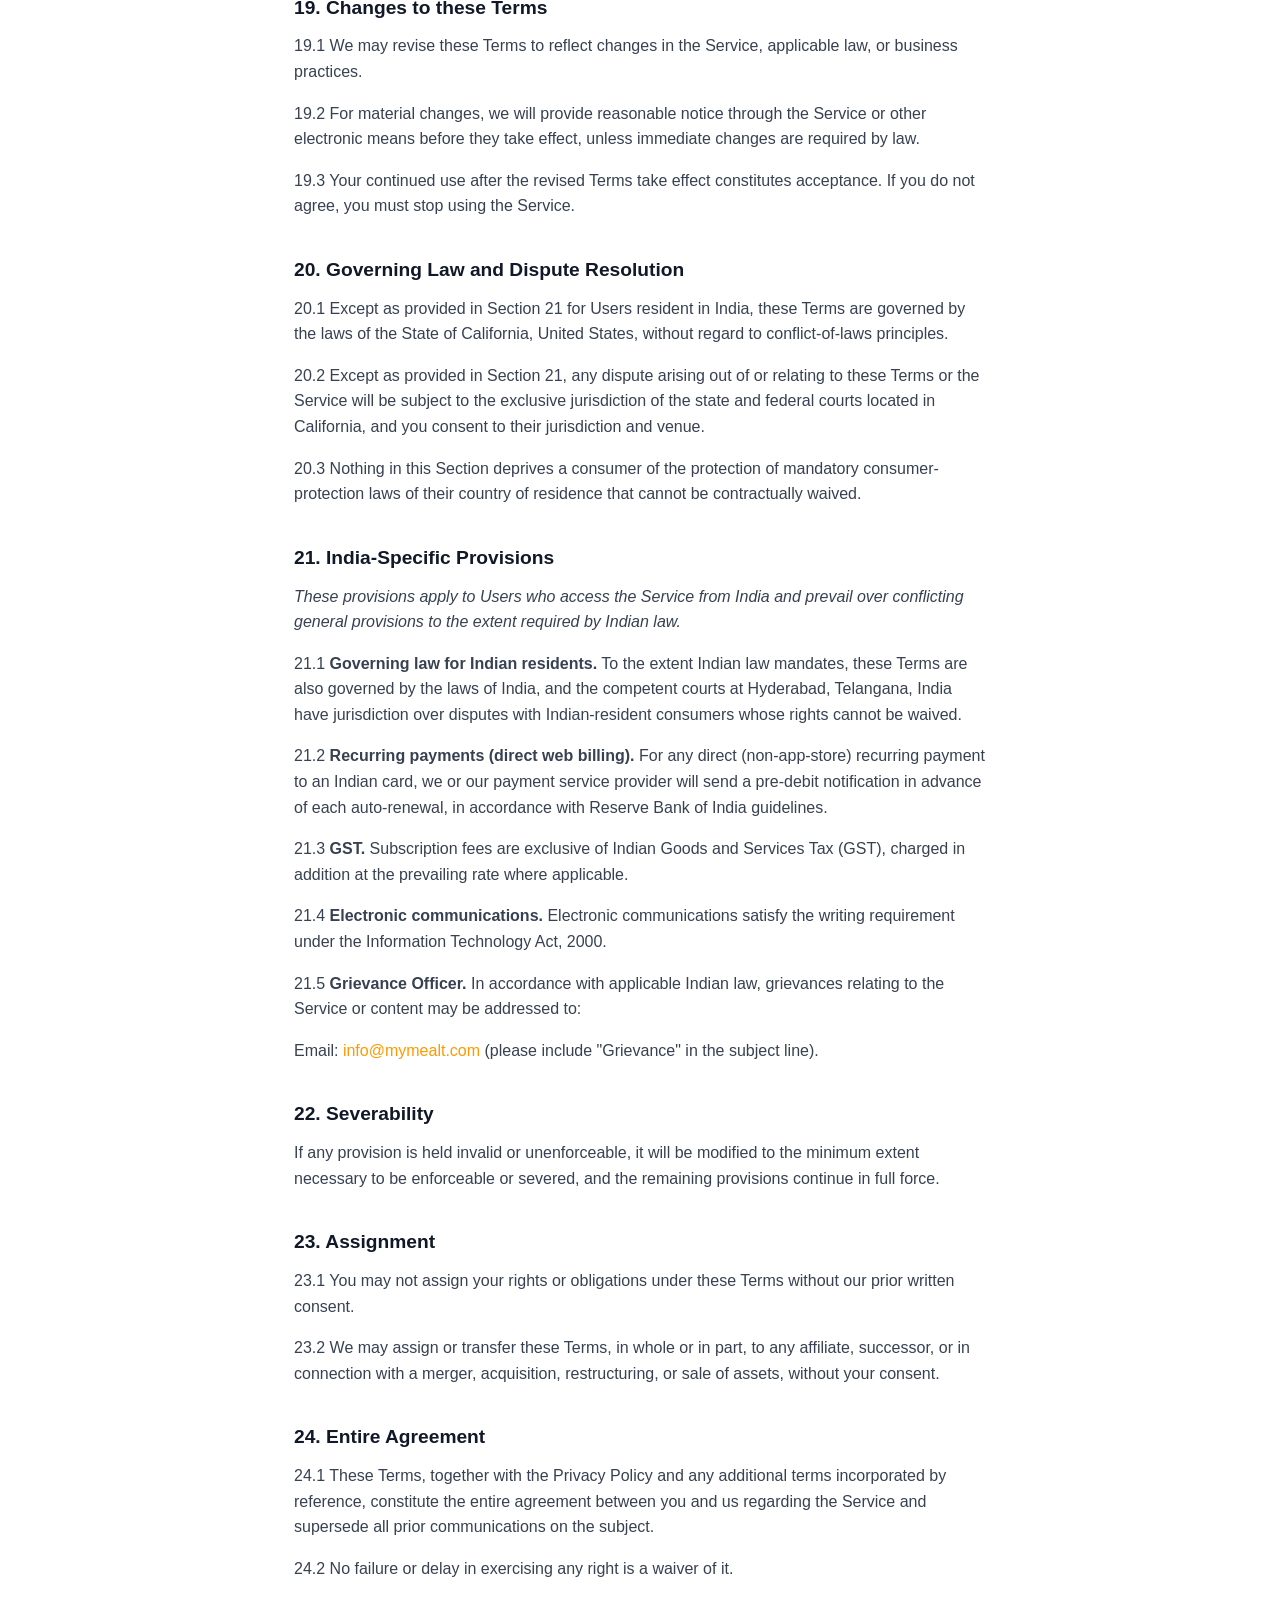
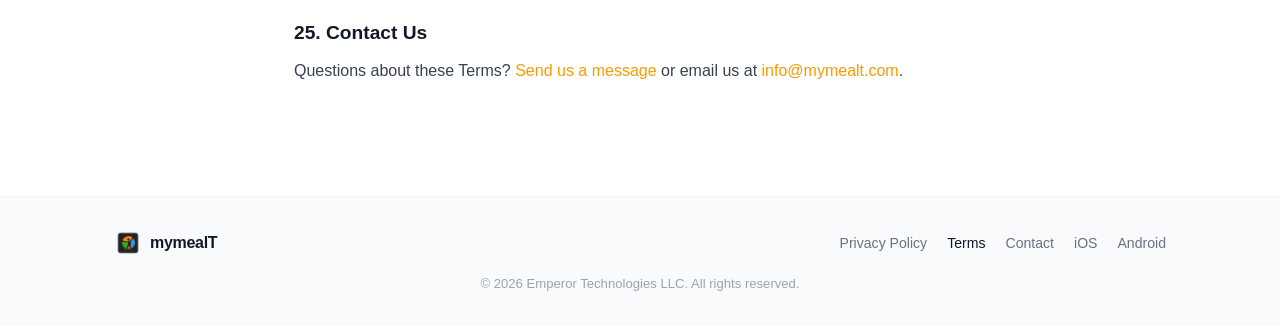
<file: terms.html>
<!DOCTYPE html>
<!-- TODO (legal follow-up, see memory "Legal Placeholders"): fill DMCA Designated Agent + India Grievance Officer
     details once registered/appointed. Interim contact is info@mymealt.com. Attorney-review notes are
     kept as [ATTORNEY REVIEW] HTML comments (not rendered). -->
<html lang="en">
<head>
  <meta charset="UTF-8" />
  <meta name="viewport" content="width=device-width, initial-scale=1.0" />
  <title>Terms &amp; Conditions — mymealT</title>
  <meta name="description" content="mymealT Terms &amp; Conditions — the rules for using the mymealT app and website." />
  <link rel="canonical" href="https://mymealt.com/terms.html" />
  <meta property="og:type" content="website" />
  <meta property="og:site_name" content="mymealT" />
  <meta property="og:title" content="Terms &amp; Conditions — mymealT" />
  <meta property="og:url" content="https://mymealt.com/terms.html" />
  <meta property="og:image" content="https://mymealt.com/logo.png" />
  <link rel="icon" href="logo.png" type="image/png" />
  <link rel="stylesheet" href="style.css" />
</head>
<body>

  <!-- Nav -->
  <nav class="nav">
    <div class="nav-inner">
      <a href="index.html" class="logo">
        <img src="logo.png" alt="mymealT" class="logo-img" />
        <span class="logo-text">mymealT</span>
      </a>
      <div class="nav-links">
        <a href="index.html#features">Features</a>
        <a href="index.html#get">Download</a>
        <a href="privacy.html">Privacy</a>
        <a href="contact.html" class="btn btn-sm">Contact</a>
      </div>
      <button class="nav-toggle" aria-label="Toggle menu" aria-expanded="false">
        <span></span><span></span><span></span>
      </button>
    </div>
  </nav>

  <!-- Terms Content -->
  <main class="legal-page">
    <div class="container container-narrow">

      <h1>Terms &amp; Conditions</h1>
      <p class="legal-date">Last updated: 24 October 2026</p>

      <p>These Terms and Conditions ("Terms") are a legally binding agreement between you ("User", "you", or "your") and <strong>Emperor Technologies LLC</strong>, a California limited liability company ("Emperor Technologies", "mymealT", "Company", "we", "our", or "us"), governing your access to and use of the mymealT mobile application, website, and all related products, features, technologies, content, and services (collectively, the "Service").</p>

      <h2>1. Introduction</h2>
      <p>1.1 By creating an Account, accessing, browsing, or using the Service, you acknowledge that you have read, understood, and agree to be bound by these Terms and our <a href="privacy.html">Privacy Policy</a>, which is incorporated by reference.</p>
      <p>1.2 If you do not agree to these Terms, you must not access or use the Service.</p>
      <p>1.3 These Terms apply to all Users of the Service, including registered users, subscribers, and visitors, unless expressly stated otherwise.</p>
      <p>1.4 Certain features, products, promotions, or subscription plans may be subject to additional terms, which supplement these Terms and prevail only to the extent of any inconsistency with respect to the relevant feature.</p>
      <p>1.5 By using the Service, you represent and warrant that you satisfy the eligibility requirements in Section 2 and that you will use the Service in accordance with these Terms.</p>
      <p>1.6 If you access the Service from India, the <strong>India-Specific Provisions in Section 21</strong> also apply to you and prevail over any conflicting general provision to the extent required by Indian law.</p>

      <h2>2. Eligibility</h2>
      <p>2.1 You must be at least <strong>eighteen (18) years of age</strong> to access or use the Service. If you are under the age of majority in your jurisdiction, you may use the Service only with the consent and supervision of a parent or legal guardian.</p>
      <p>2.2 By using the Service, you represent and warrant that (a) you have the legal capacity to enter into a binding agreement under applicable law; (b) the information you provide is accurate, complete, and current; and (c) your use complies with these Terms and all applicable laws.</p>
      <p>2.3 The Service is not intended for any person prohibited from using it under applicable law. We may suspend or terminate access if we reasonably believe you do not satisfy these eligibility requirements.</p>

      <h2>3. Account Registration and Security</h2>
      <p>3.1 To access certain features you may be required to create an account ("Account") and to provide accurate, complete, current information.</p>
      <p>3.2 Your Account is registered using your phone number and verified through a one-time password ("OTP") or another authentication method we introduce. You must keep your registered number valid and accessible.</p>
      <p>3.3 You are responsible for maintaining the confidentiality and security of your Account and for all activity under it, and must notify us promptly of any unauthorised access.</p>
      <p>3.4 You may delete your Account at any time through in-app settings or by contacting support, subject to our Privacy Policy and any legal retention obligations.</p>

      <h2>4. Description of the Service</h2>
      <p>4.1 mymealT is a digital health and wellness platform to log meals, monitor nutritional intake, track health and wellness metrics, access personalised insights, and use related features.</p>
      <p>4.2 The Service may include free and paid features, including AI-powered functionality, nutritional analysis, progress tracking, personalised recommendations, and educational content that we may introduce, modify, or discontinue.</p>
      <p>4.3 We may update, suspend, discontinue, or modify any part of the Service, with or without notice, where reasonably necessary for operational, technical, legal, security, or business reasons.</p>
      <p>4.4 The Service is for general health, wellness, and nutritional information only and is subject to the Health and Medical Disclaimer in Section 6.</p>

      <h2>5. Artificial Intelligence Features</h2>
      <p>5.1 The Service may use artificial intelligence and machine learning ("AI Features") to analyse meal images and descriptions, estimate nutritional information, read restaurant menus you photograph, suggest dishes at restaurants near you, and generate insights and recommendations.</p>
      <p>5.2 AI outputs are generated from the information you provide together with automated models; quality and relevance may vary with the accuracy of your inputs.</p>
      <p>5.3 You acknowledge AI Features may produce incomplete, inaccurate, or inconsistent outputs and are informational tools only. You are solely responsible for evaluating and verifying AI-generated information before relying on it.</p>
      <p>5.4 <strong>Restaurant suggestions in particular:</strong> where no scanned menu exists for a restaurant, suggestions may be generated from general knowledge of similar restaurants and may not reflect that restaurant's actual menu, prices, availability, or preparation. Nutrition figures for restaurant dishes are estimates. Dietary and allergen indications (including vegetarian/vegan labels) are best-effort and <strong>must not be relied upon for allergies or strict dietary requirements — always confirm directly with the restaurant</strong>.</p>
      <p>5.5 We may improve, modify, replace, suspend, or discontinue AI Features at any time.</p>

      <h2>6. Health and Medical Disclaimer</h2>
      <p>6.1 The Service supports general health, wellness, nutrition tracking, and lifestyle management. It is <strong>not a medical device</strong> and is not intended to diagnose, prevent, monitor, treat, or cure any disease or medical condition.</p>
      <p>6.2 Nutritional estimates, recommendations, insights, and other content are for general informational purposes only and do not constitute medical, dietary, or professional healthcare advice.</p>
      <p>6.3 Consult a qualified physician, registered dietitian, or other healthcare professional before making decisions about your health, diet, nutrition, exercise, medication, or treatment. Never disregard or delay professional medical advice because of information from the Service.</p>
      <p>6.4 Your use of the Service and reliance on its content is entirely at your own discretion and risk.</p>

      <h2>7. Subscriptions, Billing and Payments</h2>
      <p>7.1 The Service may be offered through free and paid subscription plans ("Premium Subscription"). Applicable fees, billing frequency, and included features are displayed before purchase. Unless stated otherwise, fees are exclusive of applicable taxes.</p>
      <p>7.2 <strong>Purchases through the Apple App Store or Google Play.</strong> Where you buy a Premium Subscription through the Apple App Store or Google Play, billing, renewal, cancellation, and refunds are handled by that platform and are subject to its terms and policies. Manage or cancel in your device account settings. We do not process or store your payment-card details for these purchases.</p>
      <!-- [ATTORNEY REVIEW — US auto-renewal compliance] Clause 7.3 applies only once direct web billing (Stripe) is enabled (Phase 2). Confirm final ARL / FTC click-to-cancel language with counsel before enabling. -->
      <p>7.3 <strong>Direct billing through our website (where offered).</strong> For direct web subscriptions, before charging you we (or our payment processor) will present the price, billing frequency, and renewal terms clearly and conspicuously; obtain your affirmative consent to the recurring charge; send a confirmation with cancellation instructions; and provide an easy, online method to cancel future renewals.</p>
      <p>7.4 Unless stated otherwise at purchase, Premium Subscriptions renew automatically at the end of each billing cycle. You may cancel at any time before the next renewal date to avoid future charges; cancellation takes effect at the end of the current billing period unless applicable law requires otherwise.</p>
      <p>7.5 Except where required by applicable law or expressly stated by us, subscription fees are non-refundable. Refunds for purchases made through third-party app stores are governed by the relevant platform's policies.</p>
      <p>7.6 We may revise pricing from time to time; revised pricing applies only from the next billing cycle after reasonable notice, unless a different notice period is required by law.</p>
      <p>7.7 <strong>Taxes.</strong> Fees are exclusive of applicable taxes. Indian Goods and Services Tax (GST) and any other taxes are addressed in Section 21 (India-Specific Provisions).</p>

      <h2>8. User Responsibilities and Acceptable Use</h2>
      <p>8.1 You agree to use the Service responsibly and lawfully, and that all information you provide is accurate, lawful, and does not infringe any third-party right.</p>
      <p>8.2 You must not, directly or indirectly:</p>
      <ul>
        <li>use the Service for any unlawful, fraudulent, or unauthorised purpose;</li>
        <li>interfere with or compromise the security, integrity, or functionality of the Service or related systems;</li>
        <li>attempt to gain unauthorised access to the Service, other accounts, or connected systems;</li>
        <li>copy, modify, reverse engineer, decompile, distribute, sell, lease, sublicense, or otherwise exploit any part of the Service except as expressly permitted;</li>
        <li>use bots, scripts, or scraping tools without our prior written authorisation;</li>
        <li>upload or transmit content that is unlawful, defamatory, obscene, fraudulent, infringing, or malicious;</li>
        <li>introduce viruses or malicious code; or</li>
        <li>use the Service in any manner that could impair, damage, or overburden it.</li>
      </ul>
      <p>8.3 If we reasonably believe your use violates these Terms or applicable law, we may take appropriate measures, including restricting or suspending access, in accordance with Section 18.</p>

      <h2>9. User Content</h2>
      <p>9.1 The Service may allow you to upload or submit meal logs, food descriptions, photographs, preferences, feedback, group chat messages, and other content ("User Content").</p>
      <p>9.2 You retain ownership of your User Content. These Terms do not transfer ownership to us.</p>
      <p>9.3 By submitting User Content, you grant us a non-exclusive, worldwide, royalty-free licence to host, store, reproduce, process, analyse, modify (where technically necessary), and display it solely to operate, maintain, improve, and provide the Service to you.</p>
      <p>9.4 You represent and warrant that (a) you own or have the rights to submit the User Content; (b) it does not infringe any third-party intellectual property, privacy, or publicity right; and (c) it complies with these Terms and applicable law.</p>
      <p>9.5 We may remove, restrict, or refuse to process any User Content we reasonably believe violates these Terms, applicable law, or third-party rights.</p>
      <p>9.6 Feedback or suggestions you provide may be used by us without restriction or obligation to compensate you.</p>
      <p>9.7 <strong>Menu contributions.</strong> When you scan a restaurant menu, the extracted menu content (restaurant name, dish names, prices, and nutrition estimates — but not your photographs or identity) becomes part of a shared restaurant database used to provide the Service to all users. For this content only, the licence in Section 9.3 extends to displaying it to other users of the Service. Menu content describes publicly offered restaurant items and is stored without any link to your identity; it may be retained after account deletion. You must only scan menus made available to you by the restaurant and must not submit falsified menu information.</p>

      <h2>10. Intellectual Property Rights</h2>
      <p>10.1 The Service — including its software, technology, source and object code, algorithms, databases, user interface, design, text, graphics, logos, trademarks, trade names, and audiovisual content (collectively, "mymealT Content") — is <strong>owned by or licensed to Emperor Technologies LLC</strong> and protected under applicable intellectual-property laws.</p>
      <p>10.2 Subject to your compliance with these Terms, we grant you a limited, non-exclusive, non-transferable, non-sublicensable, revocable licence to access and use the Service for your personal, non-commercial use.</p>
      <p>10.3 Except as expressly permitted, no part of the Service or mymealT Content may be copied, reproduced, modified, distributed, displayed, published, licensed, sold, or otherwise exploited without our prior written consent.</p>
      <p>10.4 Nothing in these Terms transfers any ownership rights to you, except the limited right to use the Service in accordance with these Terms.</p>

      <h2>11. Copyright Complaints (DMCA)</h2>
      <!-- [ATTORNEY REVIEW — US addition] Register the Designated Agent with the US Copyright Office DMCA directory and fill 11.2. -->
      <p>11.1 If you believe content on the Service infringes your copyright, send a written notice to our Designated Agent containing: (a) your physical or electronic signature; (b) identification of the copyrighted work; (c) identification of the allegedly infringing material and its location; (d) your contact details; (e) a statement of good-faith belief that the use is not authorised; and (f) a statement, under penalty of perjury, that the information is accurate and you are authorised to act.</p>
      <!-- TODO: fill agent name, mailing address and dmca@ email exactly as registered in the US Copyright Office DMCA directory. -->
      <p>11.2 <strong>Designated Copyright Agent:</strong> Emperor Technologies LLC, email <a href="mailto:info@mymealt.com">info@mymealt.com</a> (subject line "DMCA").</p>
      <p>11.3 We may remove allegedly infringing material and terminate repeat infringers' access in appropriate circumstances.</p>

      <h2>12. Privacy</h2>
      <p>12.1 Our collection, use, storage, disclosure, and processing of your personal data are governed by our <a href="privacy.html">Privacy Policy</a>, which forms an integral part of these Terms.</p>
      <p>12.2 By using the Service, you acknowledge your personal data may be processed in accordance with our Privacy Policy and applicable law, including the US privacy laws referenced in the Privacy Policy and India's Digital Personal Data Protection Act, 2023, as applicable to you.</p>
      <p>12.3 You are responsible for ensuring the personal information you provide is accurate and current.</p>

      <h2>13. Third-Party Services</h2>
      <p>13.1 The Service may integrate with or rely on third-party products, platforms, or services ("Third-Party Services"), which may be subject to their own terms and privacy policies. Restaurant discovery is powered in part by Google Maps; by using location-based restaurant features you also agree to the Google Maps/Google Earth Additional Terms of Service and Google's Privacy Policy.</p>
      <p>13.2 We do not own or control Third-Party Services and are not responsible for their availability, functionality, security, or performance, except to the extent required by applicable law.</p>
      <p>13.3 We may add, replace, or discontinue Third-Party Services at any time.</p>

      <h2>14. Electronic Communications and Notices</h2>
      <p>14.1 By creating an Account or using the Service, you consent to receive communications electronically — through the Service, email, SMS, push notifications, or other electronic means — including account, security, verification, transactional, and legal notices.</p>
      <p>14.2 Where permitted by applicable law, electronic communications satisfy any legal requirement that such communications be in writing.</p>
      <p>14.3 You are responsible for keeping your contact information current; we are not responsible for failed delivery due to inaccurate information you provide.</p>

      <h2>15. Disclaimer of Warranties</h2>
      <p>15.1 The Service is provided on an "as is" and "as available" basis, without warranty of any kind, whether express, implied, statutory, or otherwise.</p>
      <p>15.2 To the fullest extent permitted by applicable law, we disclaim all warranties, including implied warranties of merchantability, fitness for a particular purpose, title, non-infringement, accuracy, reliability, and uninterrupted operation.</p>
      <p>15.3 We do not warrant that the Service will be uninterrupted, secure, or error-free, or that defects will be corrected.</p>
      <p>15.4 Nothing in this Section excludes any warranty or consumer right that cannot be excluded under applicable law.</p>

      <h2>16. Limitation of Liability</h2>
      <!-- [ATTORNEY REVIEW] Confirm cap amounts (USD 100 / INR 5,000). -->
      <p>16.1 To the fullest extent permitted by applicable law, neither Emperor Technologies LLC nor its affiliates, directors, officers, employees, licensors, or service providers will be liable for any indirect, incidental, special, consequential, exemplary, or punitive damages, including loss of profits, revenue, goodwill, data, or anticipated savings, arising out of or relating to the Service.</p>
      <p>16.2 Our total aggregate liability arising out of or relating to the Service or these Terms will not exceed the greater of (a) the total fees you paid us in the twelve (12) months preceding the event giving rise to the claim, or (b) USD 100 (for Users in India, INR 5,000).</p>
      <p>16.3 Nothing excludes or limits liability that cannot be excluded under applicable law, including for fraud, fraudulent misrepresentation, or wilful misconduct.</p>

      <h2>17. Indemnification</h2>
      <p>17.1 You agree to indemnify and hold harmless Emperor Technologies LLC and its affiliates, directors, officers, employees, and authorised representatives from any claims, liabilities, losses, damages, costs, or expenses (including reasonable legal fees) arising from (a) your breach of these Terms; (b) your misuse of the Service; (c) your violation of applicable law; or (d) your infringement of any third-party right.</p>
      <p>17.2 We may assume exclusive defence and control of any matter subject to indemnification, and you agree to cooperate reasonably.</p>

      <h2>18. Suspension and Termination</h2>
      <p>18.1 You may stop using the Service and delete your Account at any time under Section 3. Deletion does not affect rights or obligations accrued before deletion.</p>
      <p>18.2 We may suspend or terminate your access, with or without notice, where we reasonably believe (a) you breached these Terms; (b) your use is unlawful, fraudulent, or a security risk; (c) your actions may adversely affect the Service, other Users, or third parties; or (d) it is required to comply with applicable law or a lawful order.</p>
      <p>18.3 On suspension or termination, your right to use the Service ceases, outstanding payment obligations remain payable, and we may retain or delete your Account data per our Privacy Policy and applicable law.</p>
      <p>18.4 Provisions that by their nature survive — including intellectual property, disclaimers, limitation of liability, indemnification, governing law, dispute resolution, and accrued rights — continue in effect.</p>

      <h2>19. Changes to these Terms</h2>
      <p>19.1 We may revise these Terms to reflect changes in the Service, applicable law, or business practices.</p>
      <p>19.2 For material changes, we will provide reasonable notice through the Service or other electronic means before they take effect, unless immediate changes are required by law.</p>
      <p>19.3 Your continued use after the revised Terms take effect constitutes acceptance. If you do not agree, you must stop using the Service.</p>

      <h2>20. Governing Law and Dispute Resolution</h2>
      <!-- [ATTORNEY REVIEW — optional] Consider adding a US binding-arbitration clause and class-action waiver. Decide with counsel; not included by default. -->
      <p>20.1 Except as provided in Section 21 for Users resident in India, these Terms are governed by the laws of the State of California, United States, without regard to conflict-of-laws principles.</p>
      <p>20.2 Except as provided in Section 21, any dispute arising out of or relating to these Terms or the Service will be subject to the exclusive jurisdiction of the state and federal courts located in California, and you consent to their jurisdiction and venue.</p>
      <p>20.3 Nothing in this Section deprives a consumer of the protection of mandatory consumer-protection laws of their country of residence that cannot be contractually waived.</p>

      <h2>21. India-Specific Provisions</h2>
      <p><em>These provisions apply to Users who access the Service from India and prevail over conflicting general provisions to the extent required by Indian law.</em></p>
      <p>21.1 <strong>Governing law for Indian residents.</strong> To the extent Indian law mandates, these Terms are also governed by the laws of India, and the competent courts at Hyderabad, Telangana, India have jurisdiction over disputes with Indian-resident consumers whose rights cannot be waived.</p>
      <p>21.2 <strong>Recurring payments (direct web billing).</strong> For any direct (non-app-store) recurring payment to an Indian card, we or our payment service provider will send a pre-debit notification in advance of each auto-renewal, in accordance with Reserve Bank of India guidelines.</p>
      <p>21.3 <strong>GST.</strong> Subscription fees are exclusive of Indian Goods and Services Tax (GST), charged in addition at the prevailing rate where applicable.</p>
      <p>21.4 <strong>Electronic communications.</strong> Electronic communications satisfy the writing requirement under the Information Technology Act, 2000.</p>
      <p>21.5 <strong>Grievance Officer.</strong> In accordance with applicable Indian law, grievances relating to the Service or content may be addressed to:</p>
      <!-- TODO: replace with Name / Designation / Address / Email / Phone / Business Hours once the Grievance Officer is appointed. -->
      <p>Email: <a href="mailto:info@mymealt.com">info@mymealt.com</a> (please include "Grievance" in the subject line).</p>

      <h2>22. Severability</h2>
      <p>If any provision is held invalid or unenforceable, it will be modified to the minimum extent necessary to be enforceable or severed, and the remaining provisions continue in full force.</p>

      <h2>23. Assignment</h2>
      <p>23.1 You may not assign your rights or obligations under these Terms without our prior written consent.</p>
      <p>23.2 We may assign or transfer these Terms, in whole or in part, to any affiliate, successor, or in connection with a merger, acquisition, restructuring, or sale of assets, without your consent.</p>

      <h2>24. Entire Agreement</h2>
      <p>24.1 These Terms, together with the Privacy Policy and any additional terms incorporated by reference, constitute the entire agreement between you and us regarding the Service and supersede all prior communications on the subject.</p>
      <p>24.2 No failure or delay in exercising any right is a waiver of it.</p>

      <h2>25. Contact Us</h2>
      <p>Questions about these Terms? <a href="contact.html">Send us a message</a> or email us at <a href="mailto:info@mymealt.com">info@mymealt.com</a>.</p>
    </div>
  </main>

  <!-- Footer -->
  <footer class="footer">
    <div class="container footer-inner">
      <div class="footer-brand">
        <img src="logo.png" alt="mymealT" class="logo-img" />
        <span class="logo-text">mymealT</span>
      </div>
      <nav class="footer-links">
        <a href="privacy.html">Privacy Policy</a>
        <a href="terms.html" class="active">Terms</a>
        <a href="contact.html">Contact</a>
        <a href="https://apps.apple.com/app/id6786082730" target="_blank" rel="noopener">iOS</a>
        <a href="https://play.google.com/store/apps/details?id=com.et.mymealt" target="_blank" rel="noopener">Android</a>
      </nav>
      <p class="footer-copy">© 2026 Emperor Technologies LLC. All rights reserved.</p>
    </div>
  </footer>

  <script src="app.js"></script>
</body>
</html>
</file>
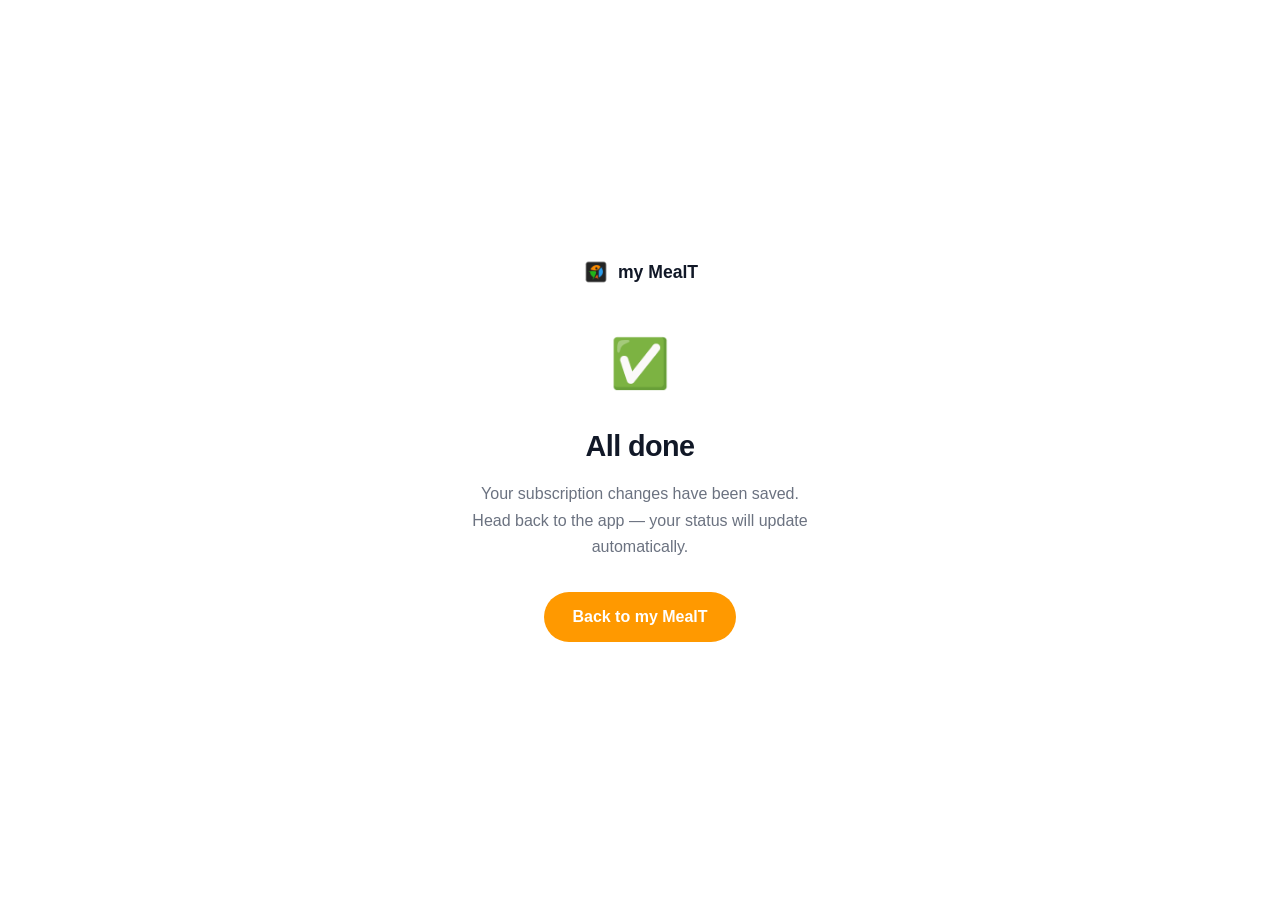
<file: manage/done.html>
<!DOCTYPE html>
<html lang="en">
<head>
  <meta charset="UTF-8" />
  <meta name="viewport" content="width=device-width, initial-scale=1.0" />
  <title>All done — my MealT</title>
  <link rel="icon" href="/favicon.svg" type="image/svg+xml" />
  <link rel="stylesheet" href="/style.css" />
  <style>
    .portal-page {
      min-height: 100dvh;
      display: flex;
      flex-direction: column;
      align-items: center;
      justify-content: center;
      padding: 40px 24px;
      text-align: center;
    }
    .portal-icon { font-size: 3rem; margin-bottom: 20px; }
    .portal-title {
      font-size: 1.8rem;
      font-weight: 800;
      color: var(--gray-900);
      letter-spacing: -.02em;
      margin-bottom: 12px;
    }
    .portal-sub {
      font-size: 1rem;
      color: var(--gray-500);
      max-width: 360px;
      line-height: 1.65;
      margin-bottom: 32px;
    }
    .logo-row {
      display: flex;
      align-items: center;
      gap: 8px;
      font-weight: 700;
      font-size: 1.1rem;
      color: var(--gray-900);
      margin-bottom: 40px;
      justify-content: center;
    }
    .logo-row span:first-child { font-size: 1.4rem; }
  </style>
</head>
<body>
  <div class="portal-page">
    <div class="logo-row">
      <img src="/logo.png" alt="" class="logo-img" /><span>my MealT</span>
    </div>

    <div class="portal-icon">✅</div>
    <p class="portal-title">All done</p>
    <p class="portal-sub">
      Your subscription changes have been saved. Head back to the app — your status will update automatically.
    </p>
    <a href="mealt://subscription/manage-done" class="btn btn-primary">Back to my MealT</a>
  </div>

  <script>
    setTimeout(function () {
      window.location.href = 'mealt://subscription/manage-done';
    }, 300);
  </script>
</body>
</html>
</file>
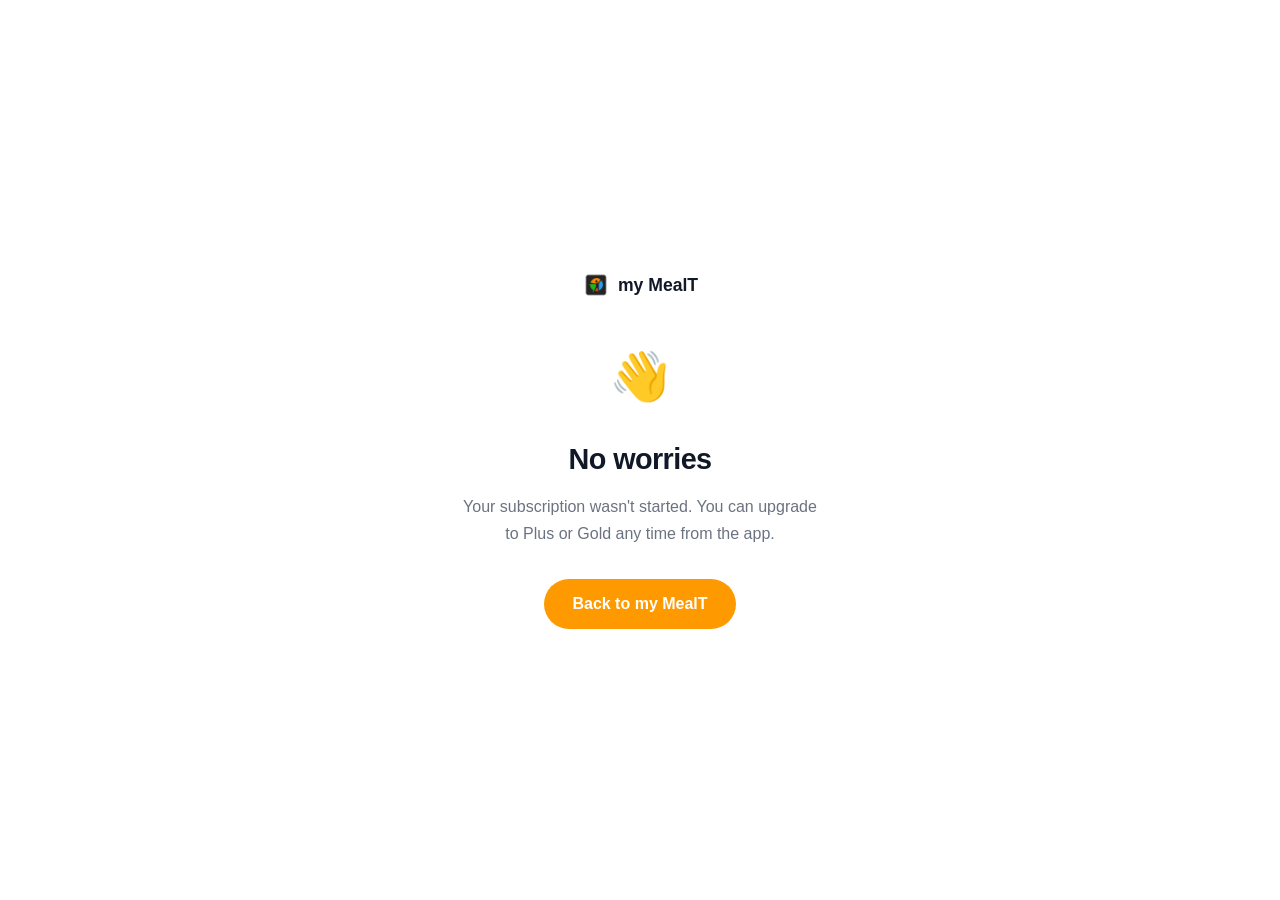
<file: subscribe/cancel.html>
<!DOCTYPE html>
<html lang="en">
<head>
  <meta charset="UTF-8" />
  <meta name="viewport" content="width=device-width, initial-scale=1.0" />
  <title>No worries — my MealT</title>
  <link rel="icon" href="/favicon.svg" type="image/svg+xml" />
  <link rel="stylesheet" href="/style.css" />
  <style>
    .portal-page {
      min-height: 100dvh;
      display: flex;
      flex-direction: column;
      align-items: center;
      justify-content: center;
      padding: 40px 24px;
      text-align: center;
    }
    .portal-icon { font-size: 3rem; margin-bottom: 20px; }
    .portal-title {
      font-size: 1.8rem;
      font-weight: 800;
      color: var(--gray-900);
      letter-spacing: -.02em;
      margin-bottom: 12px;
    }
    .portal-sub {
      font-size: 1rem;
      color: var(--gray-500);
      max-width: 360px;
      line-height: 1.65;
      margin-bottom: 32px;
    }
    .logo-row {
      display: flex;
      align-items: center;
      gap: 8px;
      font-weight: 700;
      font-size: 1.1rem;
      color: var(--gray-900);
      margin-bottom: 40px;
      justify-content: center;
    }
    .logo-row span:first-child { font-size: 1.4rem; }
  </style>
</head>
<body>
  <div class="portal-page">
    <div class="logo-row">
      <img src="/logo.png" alt="" class="logo-img" /><span>my MealT</span>
    </div>

    <div class="portal-icon">👋</div>
    <p class="portal-title">No worries</p>
    <p class="portal-sub">
      Your subscription wasn't started. You can upgrade to Plus or Gold any time from the app.
    </p>
    <a href="mealt://subscription/cancel" class="btn btn-primary">Back to my MealT</a>
  </div>

  <script>
    setTimeout(function () {
      window.location.href = 'mealt://subscription/cancel';
    }, 300);
  </script>
</body>
</html>
</file>
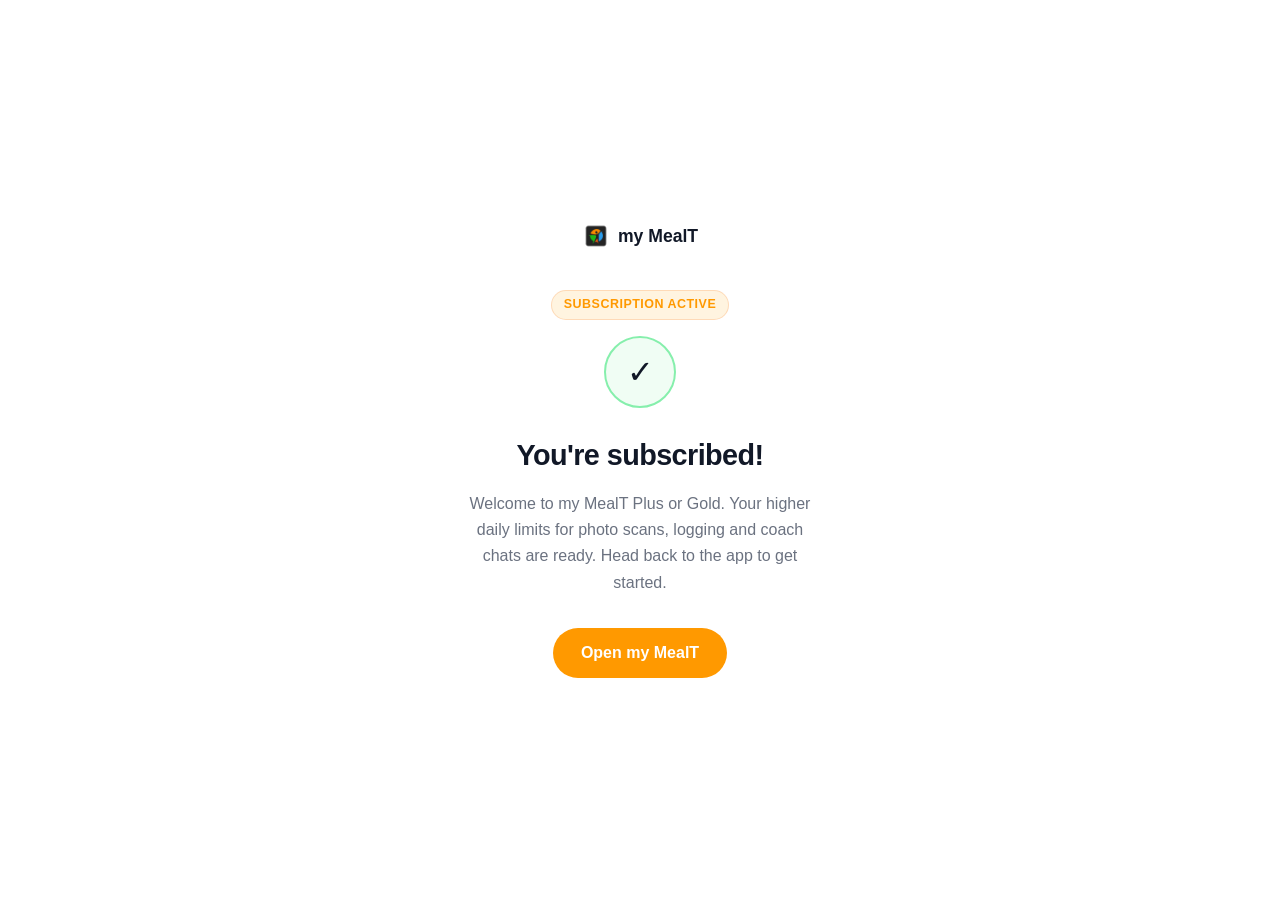
<file: subscribe/success.html>
<!DOCTYPE html>
<html lang="en">
<head>
  <meta charset="UTF-8" />
  <meta name="viewport" content="width=device-width, initial-scale=1.0" />
  <title>You're subscribed! — my MealT</title>
  <link rel="icon" href="/favicon.svg" type="image/svg+xml" />
  <link rel="stylesheet" href="/style.css" />
  <style>
    .portal-page {
      min-height: 100dvh;
      display: flex;
      flex-direction: column;
      align-items: center;
      justify-content: center;
      padding: 40px 24px;
      text-align: center;
    }
    .portal-icon { font-size: 3.5rem; margin-bottom: 20px; }
    .portal-title {
      font-size: 1.8rem;
      font-weight: 800;
      color: var(--gray-900);
      letter-spacing: -.02em;
      margin-bottom: 12px;
    }
    .portal-sub {
      font-size: 1rem;
      color: var(--gray-500);
      max-width: 360px;
      line-height: 1.65;
      margin-bottom: 32px;
    }
    .checkmark-ring {
      width: 72px;
      height: 72px;
      border-radius: 50%;
      background: #f0fdf4;
      border: 2px solid #86efac;
      display: flex;
      align-items: center;
      justify-content: center;
      margin: 0 auto 24px;
      font-size: 2rem;
    }
    .logo-row {
      display: flex;
      align-items: center;
      gap: 8px;
      font-weight: 700;
      font-size: 1.1rem;
      color: var(--gray-900);
      margin-bottom: 40px;
      justify-content: center;
    }
    .logo-row span:first-child { font-size: 1.4rem; }
    .tag {
      display: inline-block;
      background: var(--orange-lt);
      color: var(--orange);
      font-size: .78rem;
      font-weight: 600;
      letter-spacing: .04em;
      text-transform: uppercase;
      padding: 4px 12px;
      border-radius: 999px;
      border: 1px solid rgba(249,115,22,.2);
      margin-bottom: 16px;
    }
  </style>
</head>
<body>
  <div class="portal-page">
    <div class="logo-row">
      <img src="/logo.png" alt="" class="logo-img" /><span>my MealT</span>
    </div>

    <div class="tag">Subscription active</div>
    <div class="checkmark-ring">✓</div>
    <p class="portal-title">You're subscribed!</p>
    <p class="portal-sub">
      Welcome to my MealT Plus or Gold. Your higher daily limits for photo scans,
      logging and coach chats are ready. Head back to the app to get started.
    </p>
    <a href="mealt://subscription/success" class="btn btn-primary" id="openBtn">
      Open my MealT
    </a>
  </div>

  <script>
    // Auto-attempt deep link on load; the button is the fallback if the app isn't installed
    setTimeout(function () {
      window.location.href = 'mealt://subscription/success';
    }, 300);
  </script>
</body>
</html>
</file>
<file: home.css>
/* ─── Home page (index.html) ───────────────────────────────────────────────────
   Dark glow theme. Legal, manage and contact pages keep style.css. */
*, *::before, *::after { box-sizing: border-box; margin: 0; padding: 0; }

:root {
  --bg:      #0b0e14;
  --card:    #151922;
  --line:    #262c38;
  --ink:     #eef1f6;
  --muted:   #a7afbd;
  --orange:  #ff9900;
  --on-orange: #1a1205;
  --green:   #46c46a;
  --blue:    #4aa8f2;
}

html { scroll-behavior: smooth; scroll-padding-top: 72px; }
@media (prefers-reduced-motion: reduce) { html { scroll-behavior: auto; } }

body {
  background: var(--bg);
  color: var(--ink);
  font-family: -apple-system, BlinkMacSystemFont, 'Segoe UI', Helvetica, Arial, sans-serif;
  line-height: 1.55;
  -webkit-font-smoothing: antialiased;
  overflow-x: hidden;
}
h1, h2, h3, .logo { font-family: 'Space Grotesk', -apple-system, sans-serif; letter-spacing: -.02em; line-height: 1.1; }
a { color: var(--orange); }
img { display: block; max-width: 100%; height: auto; }
ul, ol { list-style: none; }
:focus-visible { outline: 2px solid var(--orange); outline-offset: 3px; border-radius: 6px; }

.wrap { max-width: 1120px; margin: 0 auto; padding: 0 24px; }
.wrap-narrow { max-width: 820px; }
.grad { background: linear-gradient(90deg, #ffb020, #ff8a00); -webkit-background-clip: text; background-clip: text; color: transparent; }

.skip { position: absolute; left: -999px; top: 8px; background: var(--ink); color: var(--bg); padding: 10px 14px; border-radius: 10px; z-index: 200; }
.skip:focus { left: 8px; }

/* Nav */
.nav { position: sticky; top: 0; z-index: 100; background: rgba(11,14,20,.85); backdrop-filter: blur(12px); -webkit-backdrop-filter: blur(12px); border-bottom: 1px solid var(--line); }
.nav-inner { display: flex; align-items: center; height: 64px; gap: 28px; }
.logo { display: inline-flex; align-items: center; gap: 10px; font-size: 19px; font-weight: 700; color: var(--ink); text-decoration: none; }
.logo img { width: 30px; height: 30px; }
.nav-links { display: flex; gap: 26px; margin-left: auto; }
.nav-links a { color: var(--muted); text-decoration: none; font-size: 15px; transition: color .15s; }
.nav-links a:hover { color: var(--ink); }
.cta { display: inline-flex; align-items: center; justify-content: center; min-height: 44px; padding: 0 20px; border-radius: 22px; background: var(--orange); color: var(--on-orange); font-weight: 700; font-size: 15px; text-decoration: none; transition: background .15s, transform .1s; white-space: nowrap; }
.cta:hover { background: #ffad33; }
.cta:active { transform: scale(.97); }
.burger { display: none; width: 44px; height: 44px; margin-left: auto; border-radius: 12px; border: 1px solid var(--line); background: transparent; color: var(--ink); cursor: pointer; place-items: center; }
.burger svg { width: 22px; height: 22px; }

/* Hero */
.hero { position: relative; overflow: hidden; padding: 72px 0 56px; }
.hero::before { content: ""; position: absolute; width: 640px; height: 640px; right: -120px; top: -160px; border-radius: 50%; background: radial-gradient(circle, rgba(255,153,0,.20), transparent 65%); filter: blur(40px); pointer-events: none; }
.hero-grid { position: relative; display: grid; grid-template-columns: 1.1fr .9fr; gap: 48px; align-items: center; }
.hero-grid > * { min-width: 0; }
.eyebrow { display: inline-flex; align-items: center; gap: 8px; font-size: 13px; font-weight: 600; color: var(--muted); border: 1px solid var(--line); border-radius: 20px; padding: 6px 12px; }
.eyebrow i { width: 8px; height: 8px; border-radius: 4px; background: var(--green); }
h1 { font-size: 64px; margin: 18px 0; }
.sub { font-size: 19px; color: var(--muted); max-width: 520px; }

.stores { display: flex; gap: 12px; margin-top: 28px; flex-wrap: wrap; }
.store { display: inline-flex; align-items: center; gap: 10px; min-height: 56px; padding: 0 22px; border-radius: 16px; font-weight: 700; font-size: 16px; text-decoration: none; transition: background .15s, transform .1s; }
.store:active { transform: scale(.97); }
.store svg { width: 24px; height: 24px; flex: none; }
.store span { line-height: 1.15; white-space: nowrap; }
.store small { display: block; font-size: 11px; font-weight: 500; opacity: .75; }
.store-ios { background: var(--ink); color: var(--bg); }
.store-ios:hover { background: #fff; }
.store-play { border: 1.5px solid var(--line); color: var(--ink); }
.store-play:hover { background: rgba(255,255,255,.06); }

.trust { display: flex; flex-wrap: wrap; gap: 10px 18px; margin-top: 22px; font-size: 14px; color: var(--muted); }
.trust li { display: flex; align-items: center; }
.trust li::before, .ticks li::before, .plan li::before {
  content: ""; flex: none; width: 18px; height: 18px; margin-right: 8px;
  background: no-repeat center/18px url("data:image/svg+xml;utf8,<svg xmlns='http://www.w3.org/2000/svg' viewBox='0 0 24 24' fill='none' stroke='%2346c46a' stroke-width='2.5' stroke-linecap='round' stroke-linejoin='round'><path d='M20 6 9 17l-5-5'/></svg>");
}
.trust b { color: var(--ink); font-weight: 600; }

.phones { position: relative; height: 560px; }
.ph { position: absolute; width: 270px; border-radius: 44px; overflow: hidden; box-shadow: 0 30px 80px rgba(0,0,0,.65), 0 0 0 1px rgba(255,255,255,.08); background: #1a1d24; }
.ph-front { right: 150px; top: 0; z-index: 2; }
.ph-back { right: 0; top: 70px; transform: rotate(4deg); opacity: .9; border-radius: 36px; }

/* Sections */
.section { padding: 72px 0; }
.section-tight { padding-top: 24px; }
.kicker { font-size: 13px; font-weight: 700; letter-spacing: 1.2px; text-transform: uppercase; color: var(--orange); }
h2 { font-size: 42px; margin: 10px 0 12px; }
.lead { color: var(--muted); font-size: 17px; }

.steps { display: grid; grid-template-columns: repeat(3, 1fr); gap: 16px; margin-top: 36px; }
.step { background: var(--card); border: 1px solid var(--line); border-radius: 24px; padding: 22px; }
.num { width: 36px; height: 36px; border-radius: 12px; background: rgba(255,153,0,.12); color: var(--orange); display: grid; place-items: center; font: 700 16px 'Space Grotesk', sans-serif; }
.step h3 { font-size: 21px; margin: 14px 0 6px; }
.step p { color: var(--muted); font-size: 15px; }

.row { display: grid; grid-template-columns: 1fr 1fr; gap: 56px; align-items: center; padding: 28px 0; }
.row.rev .txt { order: 2; }
.row h3 { font-size: 34px; margin: 10px 0 12px; }
.row .txt > p:not(.kicker) { color: var(--muted); font-size: 17px; }
.shot { display: flex; justify-content: center; background: radial-gradient(closest-side, rgba(255,255,255,.05), transparent); }
.shot .ph { position: relative; width: 280px; }
.ticks { margin-top: 18px; display: grid; gap: 10px; font-size: 15px; }
.ticks li { display: flex; align-items: flex-start; }
.ticks li::before { margin-top: 3px; }

.more-title { font-size: 30px; margin-top: 48px; }
.more { display: grid; grid-template-columns: repeat(3, 1fr); gap: 14px; margin-top: 24px; }
.more li { display: flex; gap: 14px; background: var(--card); border: 1px solid var(--line); border-radius: 20px; padding: 18px; }
.more b { display: block; font-size: 16px; }
.more span:not(.ic) { color: var(--muted); font-size: 14px; }
.ic { flex: none; width: 44px; height: 44px; border-radius: 14px; display: grid; place-items: center; }
.ic svg { width: 22px; height: 22px; fill: none; stroke: currentColor; stroke-width: 2; stroke-linecap: round; stroke-linejoin: round; }
.ic-blue { background: rgba(74,168,242,.12); color: var(--blue); }
.ic-green { background: rgba(70,196,106,.12); color: var(--green); }
.ic-orange { background: rgba(255,153,0,.12); color: var(--orange); }

/* Pricing */
.pricing-head { display: flex; align-items: flex-end; justify-content: space-between; gap: 16px; flex-wrap: wrap; }
.region { display: inline-flex; padding: 4px; border: 1px solid var(--line); border-radius: 24px; background: var(--card); margin-bottom: 14px; }
.region button { min-height: 40px; min-width: 64px; padding: 0 14px; border: 0; border-radius: 20px; background: transparent; color: var(--muted); font: 600 14px -apple-system, sans-serif; cursor: pointer; transition: background .15s, color .15s; }
.region button[aria-pressed="true"] { background: var(--ink); color: var(--bg); }
.plans { display: grid; grid-template-columns: repeat(3, 1fr); gap: 16px; margin-top: 24px; }
.plan { position: relative; background: var(--card); border: 1px solid var(--line); border-radius: 24px; padding: 24px; }
.plan.pop { border: 1.5px solid var(--orange); background: linear-gradient(rgba(255,153,0,.06), transparent 50%), var(--card); }
.badge { position: absolute; top: -12px; left: 24px; background: var(--orange); color: var(--on-orange); font-size: 12px; font-weight: 700; border-radius: 10px; padding: 3px 10px; }
.plan h3 { font-size: 20px; }
.price { font: 700 38px 'Space Grotesk', sans-serif; margin: 10px 0 2px; min-height: 46px; }
.price small { font-size: 15px; color: var(--muted); font-weight: 500; }
.price.local { font-size: 20px; line-height: 1.3; padding-top: 8px; }
.note { color: var(--muted); font-size: 13px; min-height: 20px; }
.plan ul { margin-top: 16px; display: grid; gap: 9px; font-size: 15px; }
.plan li { display: flex; align-items: flex-start; }
.plan li::before { margin-top: 3px; }
.fine { color: var(--muted); font-size: 13px; margin-top: 16px; }

/* FAQ */
.faq { margin-top: 28px; border-top: 1px solid var(--line); }
.faq details { border-bottom: 1px solid var(--line); }
.faq summary { display: flex; justify-content: space-between; align-items: center; gap: 16px; min-height: 64px; padding: 16px 4px; font-size: 17px; font-weight: 600; cursor: pointer; list-style: none; }
.faq summary::-webkit-details-marker { display: none; }
.faq summary::after { content: ""; flex: none; width: 22px; height: 22px; transition: transform .2s; background: no-repeat center/22px url("data:image/svg+xml;utf8,<svg xmlns='http://www.w3.org/2000/svg' viewBox='0 0 24 24' fill='none' stroke='%23a7afbd' stroke-width='2' stroke-linecap='round'><path d='M6 9l6 6 6-6'/></svg>"); }
.faq details[open] summary::after { transform: rotate(180deg); }
.faq details p { color: var(--muted); font-size: 15px; padding: 0 4px 18px; max-width: 680px; }

/* Final CTA */
.final { display: grid; grid-template-columns: 1fr auto; gap: 32px; align-items: center; padding: 44px; border-radius: 32px; border: 1px solid var(--line); background: linear-gradient(135deg, #1d1608, #12151c 60%); }
.final h2 { font-size: 36px; margin: 0 0 8px; }
.qrbox { text-align: center; }
.qrbox img { width: 132px; height: 132px; padding: 8px; border-radius: 18px; background: #fff; }
.qrbox p { font-size: 13px; color: var(--muted); margin-top: 8px; }

/* Footer */
.footer { border-top: 1px solid var(--line); padding: 32px 0; color: var(--muted); font-size: 14px; }
.footer-inner { display: flex; flex-wrap: wrap; align-items: center; gap: 8px 24px; }
.footer-links { display: flex; flex-wrap: wrap; gap: 0 20px; margin-left: auto; }
.footer-links a { color: var(--muted); text-decoration: none; min-height: 44px; display: inline-flex; align-items: center; }
.footer-links a:hover { color: var(--ink); }
.copy { width: 100%; }

.sticky { display: none; }

/* Phones */
@media (max-width: 760px) {
  .nav-links, .nav-cta { display: none; }
  .burger { display: grid; }
  .nav-links.open { display: flex; flex-direction: column; gap: 0; position: absolute; top: 64px; left: 0; right: 0; padding: 8px 24px 16px; background: rgba(11,14,20,.97); border-bottom: 1px solid var(--line); }
  .nav-links.open a { min-height: 48px; display: flex; align-items: center; font-size: 17px; }

  .hero { padding: 36px 0 28px; }
  .hero-grid { grid-template-columns: 1fr; gap: 28px; }
  h1 { font-size: 38px; }
  .sub { font-size: 17px; }
  .store { flex: 1; justify-content: center; padding: 0 14px; }
  .store small { font-size: 10px; }
  .phones { height: 420px; }
  .ph { width: 210px; border-radius: 34px; }
  .ph-front { right: auto; left: 12px; }
  .ph-back { right: 4px; top: 50px; border-radius: 28px; }

  .section { padding: 44px 0; }
  .section-tight { padding-top: 16px; }
  h2 { font-size: 32px; }
  .steps { display: flex; overflow-x: auto; scroll-snap-type: x mandatory; margin-right: -24px; padding-right: 24px; scrollbar-width: none; }
  .step { flex: 0 0 78%; scroll-snap-align: start; }
  .row, .row.rev { grid-template-columns: 1fr; gap: 20px; }
  .row.rev .txt { order: 0; }
  .row h3 { font-size: 28px; }
  .shot .ph { width: 230px; }
  .more, .plans { grid-template-columns: 1fr; }
  .pricing-head { align-items: flex-start; }
  .final { grid-template-columns: 1fr; padding: 28px; }
  .final h2 { font-size: 30px; }
  .qrbox { display: none; }
  .footer-links { margin-left: 0; }

  .sticky { display: flex; position: fixed; left: 12px; right: 12px; bottom: calc(12px + env(safe-area-inset-bottom)); z-index: 90; align-items: center; gap: 10px; padding: 10px 10px 10px 14px; border-radius: 20px; border: 1px solid var(--line); background: rgba(21,25,34,.95); backdrop-filter: blur(10px); -webkit-backdrop-filter: blur(10px); transition: transform .25s, opacity .25s; }
  .sticky.hidden { transform: translateY(140%); opacity: 0; pointer-events: none; }
  .sticky img { width: 36px; height: 36px; border-radius: 10px; }
  .sticky b { display: block; font-size: 15px; }
  .sticky span { font-size: 12px; color: var(--muted); }
  .sticky .cta { margin-left: auto; }
  body { padding-bottom: 88px; }
}
@media (prefers-reduced-motion: reduce) {
  * { transition: none !important; }
}
</file>
<file: style.css>
/* ─── Reset & Base ─────────────────────────────────────────────────────────── */
*, *::before, *::after { box-sizing: border-box; margin: 0; padding: 0; }

:root {
  --orange:     #ff9900;   /* app primary */
  --orange-lt:  #fff4e0;
  --orange-dk:  #e68a00;
  --green:      #2eb82e;   /* app logo petal */
  --green-lt:   #e9f8e9;
  --blue:       #2e9bf0;   /* app logo petal */
  --blue-lt:    #e6f3fd;
  --gray-50:    #f9fafb;
  --gray-100:   #f3f4f6;
  --gray-200:   #e5e7eb;
  --gray-400:   #9ca3af;
  --gray-500:   #6b7280;
  --gray-700:   #374151;
  --gray-900:   #111827;
  --radius:     18px;
  --shadow-sm:  0 1px 3px rgba(0,0,0,.08), 0 1px 2px rgba(0,0,0,.06);
  --shadow-md:  0 4px 16px rgba(0,0,0,.10);
}

html { scroll-behavior: smooth; }

body {
  font-family: -apple-system, BlinkMacSystemFont, 'Segoe UI', Helvetica, Arial, sans-serif;
  color: var(--gray-900);
  background: #fff;
  line-height: 1.6;
  -webkit-font-smoothing: antialiased;
}

a { color: var(--orange); text-decoration: none; }
a:hover { text-decoration: underline; }

img { display: block; max-width: 100%; }

/* ─── Layout ────────────────────────────────────────────────────────────────── */
.container {
  max-width: 1100px;
  margin: 0 auto;
  padding: 0 24px;
}
.container-narrow {
  max-width: 740px;
}

/* ─── Nav ───────────────────────────────────────────────────────────────────── */
.nav {
  position: sticky;
  top: 0;
  z-index: 100;
  background: rgba(255,255,255,.88);
  backdrop-filter: blur(12px);
  -webkit-backdrop-filter: blur(12px);
  border-bottom: 1px solid var(--gray-100);
}
.nav-inner {
  max-width: 1100px;
  margin: 0 auto;
  padding: 0 24px;
  height: 60px;
  display: flex;
  align-items: center;
  justify-content: space-between;
}
.logo {
  display: flex;
  align-items: center;
  gap: 8px;
  font-weight: 700;
  font-size: 1.15rem;
  color: var(--gray-900);
  text-decoration: none;
}
.logo-text  { letter-spacing: -.3px; }

.nav-links {
  display: flex;
  align-items: center;
  gap: 28px;
}
.nav-links a {
  font-size: .9rem;
  font-weight: 500;
  color: var(--gray-500);
  text-decoration: none;
  transition: color .15s;
}
.nav-links a:hover,
.nav-links a.active { color: var(--gray-900); }

/* Mobile menu button — hidden on desktop, shown in the responsive block below */
.nav-toggle {
  display: none;
  flex-direction: column;
  justify-content: center;
  gap: 5px;
  width: 40px;
  height: 40px;
  padding: 8px;
  background: none;
  border: none;
  cursor: pointer;
}
.nav-toggle span {
  display: block;
  width: 22px;
  height: 2px;
  border-radius: 2px;
  background: var(--gray-900);
}

/* ─── Buttons ───────────────────────────────────────────────────────────────── */
.btn {
  display: inline-flex;
  align-items: center;
  gap: 6px;
  font-weight: 600;
  border-radius: 999px;
  cursor: pointer;
  transition: background .15s, transform .1s;
  text-decoration: none;
  border: none;
}
.btn:hover { transform: translateY(-1px); text-decoration: none; }
.btn:active { transform: translateY(0); }

.btn-sm {
  font-size: .85rem;
  padding: 6px 16px;
  background: var(--gray-100);
  color: var(--gray-700);
}
.btn-sm:hover { background: var(--gray-200); }

.btn-primary {
  font-size: 1rem;
  padding: 12px 28px;
  background: var(--orange);
  color: #fff;
}
.btn-primary:hover { background: var(--orange-dk); }

/* ─── Contact ───────────────────────────────────────────────────────────────── */
.contact-section {
  padding: 80px 0;
}
.contact-card {
  max-width: 680px;
  margin: 0 auto;
  background: #fff;
  border: 1px solid var(--gray-200);
  border-radius: 20px;
  padding: 44px 48px;
  box-shadow: var(--shadow-md);
}
.contact-header {
  text-align: center;
  margin-bottom: 32px;
}
.contact-header h2 {
  font-size: 1.8rem;
  font-weight: 700;
  letter-spacing: -.02em;
  margin-bottom: 8px;
}
.contact-header p {
  color: var(--gray-500);
  font-size: .95rem;
}
.contact-form { display: flex; flex-direction: column; gap: 18px; }
.form-row { display: grid; grid-template-columns: 1fr 1fr; gap: 16px; }
.form-group { display: flex; flex-direction: column; gap: 6px; }
.form-group label {
  font-size: .85rem;
  font-weight: 600;
  color: var(--gray-700);
}
.required { color: var(--orange); }
.form-group input,
.form-group textarea {
  padding: 11px 14px;
  border: 1.5px solid var(--gray-200);
  border-radius: 10px;
  font-size: .95rem;
  font-family: inherit;
  color: var(--gray-900);
  background: var(--gray-50);
  transition: border-color .15s, background .15s;
  resize: vertical;
  outline: none;
}
.form-group input:focus,
.form-group textarea:focus {
  border-color: var(--orange);
  background: #fff;
}
.form-footer {
  display: flex;
  align-items: center;
  justify-content: space-between;
  gap: 16px;
  flex-wrap: wrap;
}
.form-note {
  font-size: .82rem;
  color: var(--gray-400);
  line-height: 1.4;
  flex: 1;
}
.form-feedback {
  padding: 12px 16px;
  border-radius: 10px;
  font-size: .9rem;
  font-weight: 500;
  text-align: center;
}
.form-feedback.success {
  background: #f0fdf4;
  color: #15803d;
  border: 1px solid #bbf7d0;
}
.form-feedback.error {
  background: #fef2f2;
  color: #dc2626;
  border: 1px solid #fecaca;
}

/* ─── Legal page ────────────────────────────────────────────────────────────── */
.legal-page {
  padding: 64px 0 96px;
}
.legal-page h1 {
  font-size: 2.2rem;
  font-weight: 800;
  letter-spacing: -.03em;
  margin-bottom: 8px;
}
.legal-date {
  font-size: .88rem;
  color: var(--gray-400);
  margin-bottom: 32px;
}
.legal-page p { margin-bottom: 16px; color: var(--gray-700); }
.legal-page h2 {
  font-size: 1.2rem;
  font-weight: 700;
  margin-top: 36px;
  margin-bottom: 10px;
}
.legal-page h3 {
  font-size: 1rem;
  font-weight: 600;
  margin-top: 16px;
  margin-bottom: 8px;
  color: var(--gray-700);
}
.legal-page ul {
  padding-left: 20px;
  margin-bottom: 16px;
}
.legal-page li {
  color: var(--gray-700);
  margin-bottom: 6px;
  line-height: 1.6;
}

/* ─── Footer ────────────────────────────────────────────────────────────────── */
.footer {
  border-top: 1px solid var(--gray-100);
  padding: 32px 0;
  background: var(--gray-50);
}
.footer-inner {
  display: flex;
  align-items: center;
  justify-content: space-between;
  flex-wrap: wrap;
  gap: 16px;
}
.footer-brand {
  display: flex;
  align-items: center;
  gap: 8px;
  font-weight: 700;
  font-size: 1rem;
}
.footer-links {
  display: flex;
  gap: 20px;
  flex-wrap: wrap;
}
.footer-links a {
  font-size: .88rem;
  color: var(--gray-500);
  text-decoration: none;
}
.footer-links a:hover,
.footer-links a.active { color: var(--gray-900); }
.footer-copy {
  font-size: .82rem;
  color: var(--gray-400);
  width: 100%;
  text-align: center;
}

/* ─── Responsive ────────────────────────────────────────────────────────────── */
@media (max-width: 640px) {
  /* Hamburger replaces the inline links: the nav links become a dropdown panel
     that toggles open via the .open class (see app.js). */
  .nav-toggle { display: flex; }
  .nav-links {
    position: absolute;
    top: 60px;            /* height of .nav-inner */
    left: 0;
    right: 0;
    flex-direction: column;
    align-items: stretch;
    gap: 0;
    padding: 8px 0;
    background: rgba(255,255,255,.98);
    backdrop-filter: blur(12px);
    -webkit-backdrop-filter: blur(12px);
    border-bottom: 1px solid var(--gray-100);
    display: none;
  }
  .nav-links.open { display: flex; }
  .nav-links a { padding: 12px 24px; }
  .nav-links a.btn { margin: 8px 24px; text-align: center; }
    .contact-card { padding: 28px 20px; }
  .form-row { grid-template-columns: 1fr; }
  .form-footer { flex-direction: column; align-items: stretch; }
  .form-footer .btn { width: 100%; justify-content: center; }
  .footer-inner { flex-direction: column; align-items: flex-start; }
  .footer-copy { text-align: left; }
}

/* App petal logo mark (nav + footer + portal) */
.logo-img { width: 28px; height: 28px; border-radius: 7px; display: inline-block; vertical-align: middle; object-fit: cover; }

/* ═══ Dark theme (body.dark — contact page) ═══════════════════════════════════
   The legal and subscription pages keep the light theme; everything below is scoped. */

body.dark {
  --ink:      #eef1f6;
  --ink-dim:  #a7afbd;
  --bg:       #0b0e14;      /* deep blue-charcoal, not pure black */
  --panel:    rgba(255,255,255,.045);
  --panel-brd:rgba(255,255,255,.10);
  background: var(--bg);
  color: var(--ink);
  overflow-x: hidden;   /* decorative glows extend past the viewport */
}
body.dark h1, body.dark h2, body.dark h3, body.dark .logo-text {
  font-family: 'Space Grotesk', -apple-system, BlinkMacSystemFont, 'Segoe UI', sans-serif;
  color: var(--ink);
  letter-spacing: -.5px;
}

/* Nav */
body.dark .nav {
  background: rgba(11,14,20,.75);
  border-bottom: 1px solid var(--panel-brd);
}
body.dark .nav-links a { color: var(--ink-dim); }
body.dark .nav-links a:hover { color: var(--ink); }
body.dark .nav-toggle span { background: var(--ink); }

/* Contact */
body.dark .contact-card {
  background: var(--panel);
  border: 1px solid var(--panel-brd);
  backdrop-filter: blur(10px);
  -webkit-backdrop-filter: blur(10px);
}
body.dark .contact-header p { color: var(--ink-dim); }
body.dark .form-group label { color: var(--ink-dim); }
body.dark .form-group input,
body.dark .form-group textarea {
  background: rgba(255,255,255,.06);
  border-color: var(--panel-brd);
  color: var(--ink);
}
body.dark .form-group input:focus,
body.dark .form-group textarea:focus {
  background: rgba(255,255,255,.09);
  border-color: var(--orange);
}
body.dark .form-note { color: var(--ink-dim); }

/* Footer */
body.dark .footer {
  background: transparent;
  border-top: 1px solid var(--panel-brd);
}
body.dark .footer-links a { color: var(--ink-dim); }
body.dark .footer-links a:hover { color: var(--ink); }
body.dark .footer-copy { color: var(--ink-dim); }
</file>
